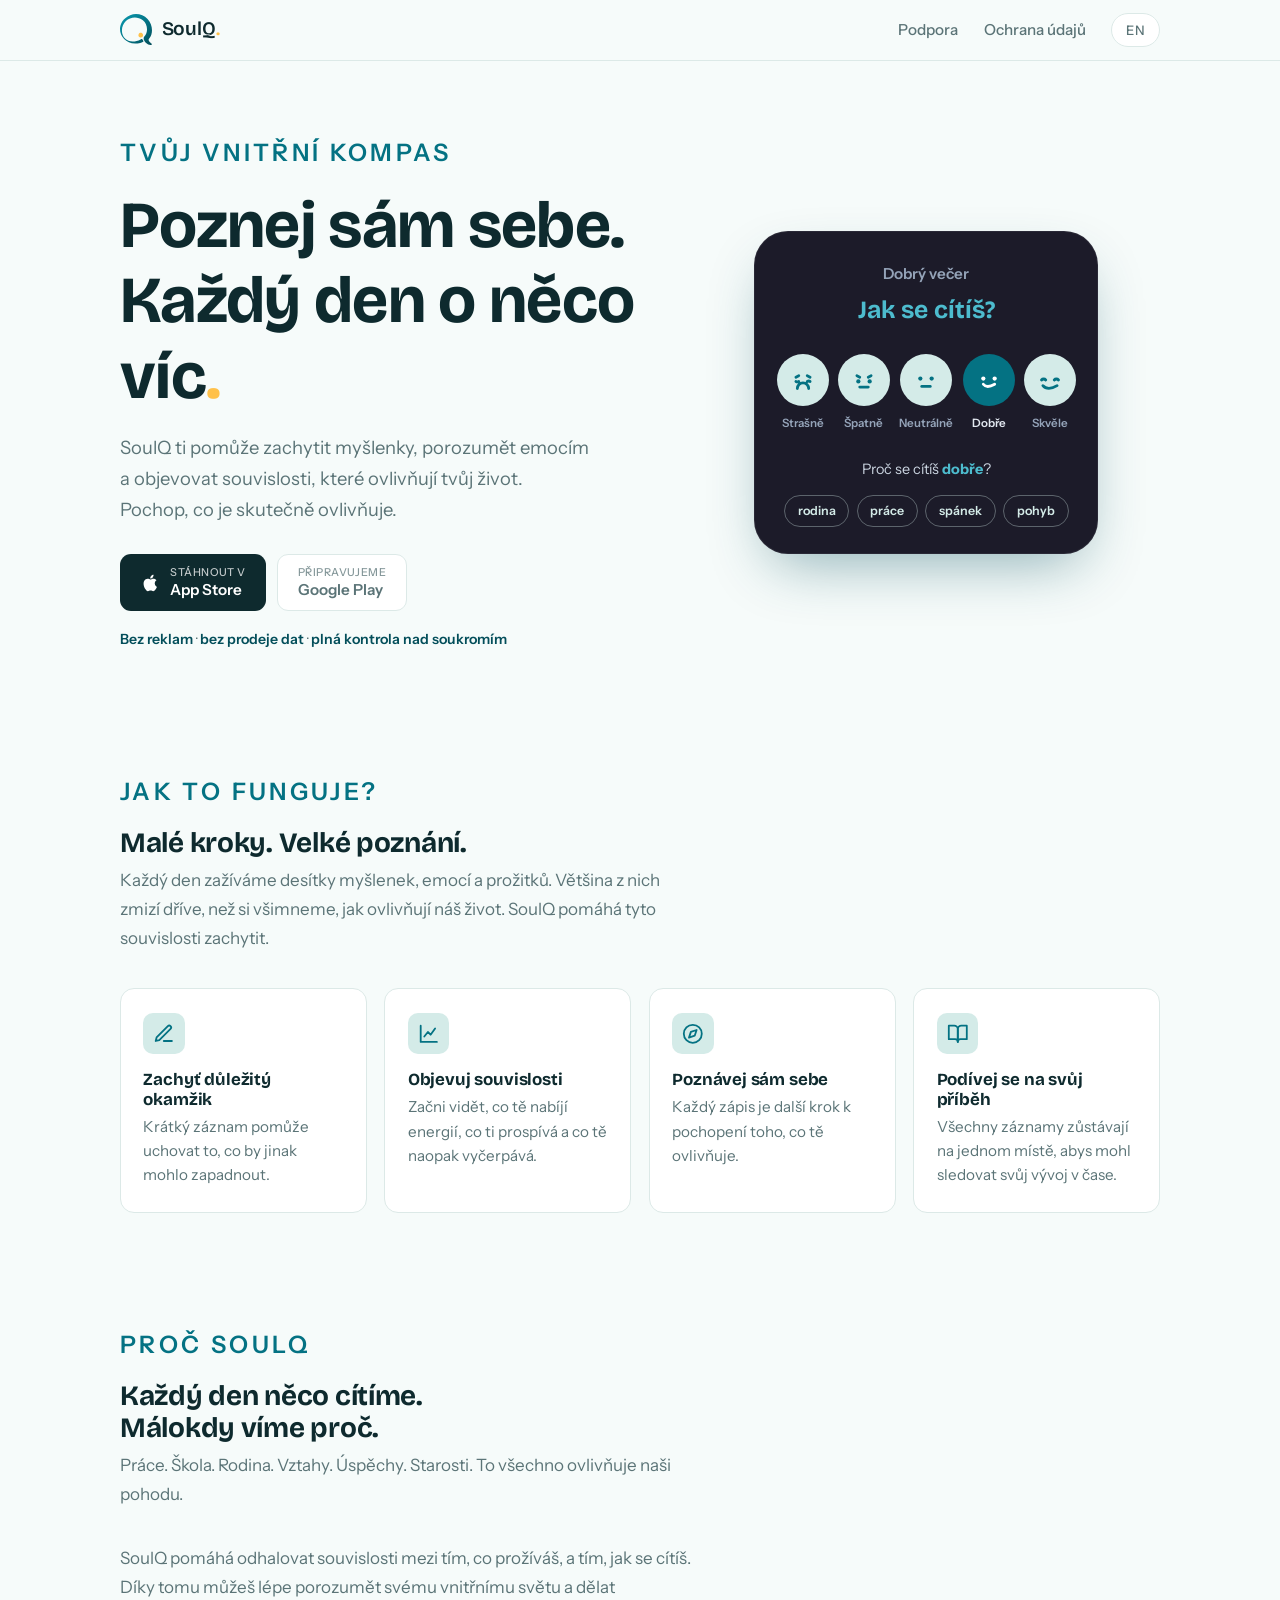
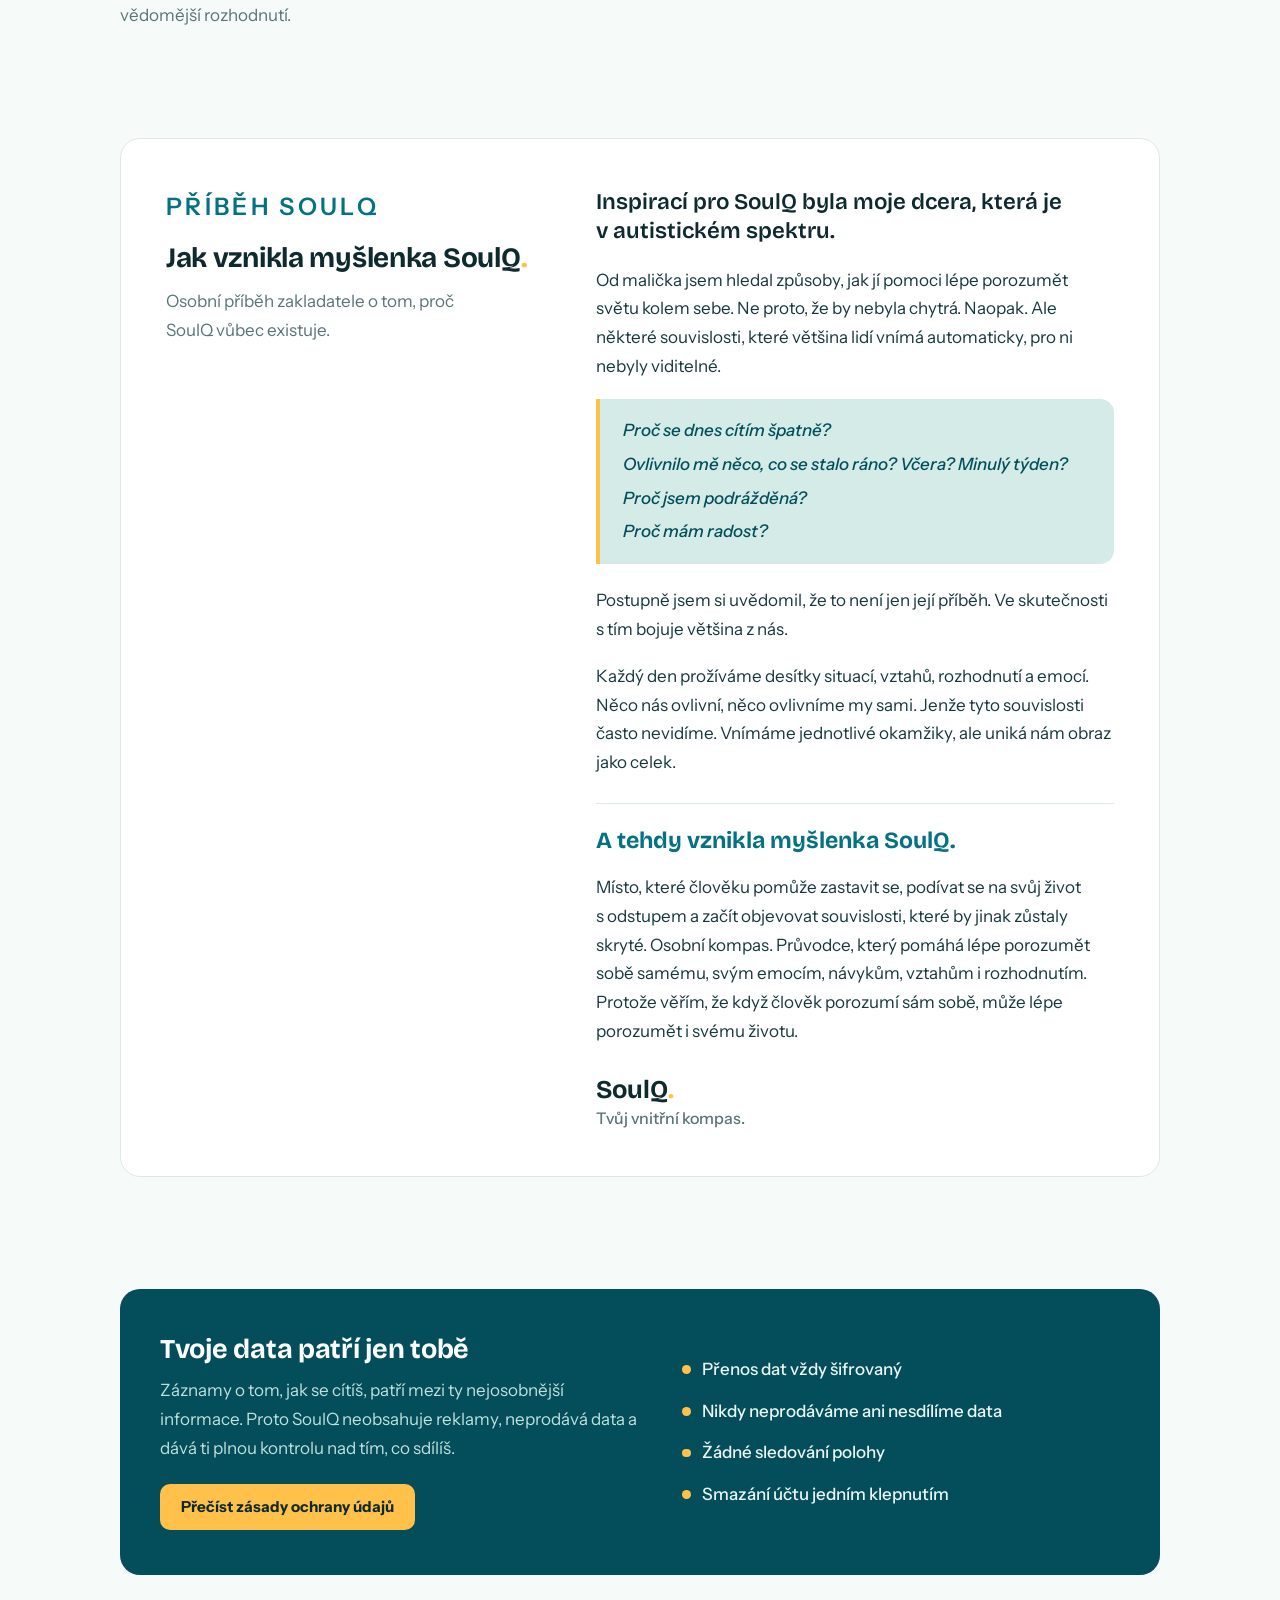
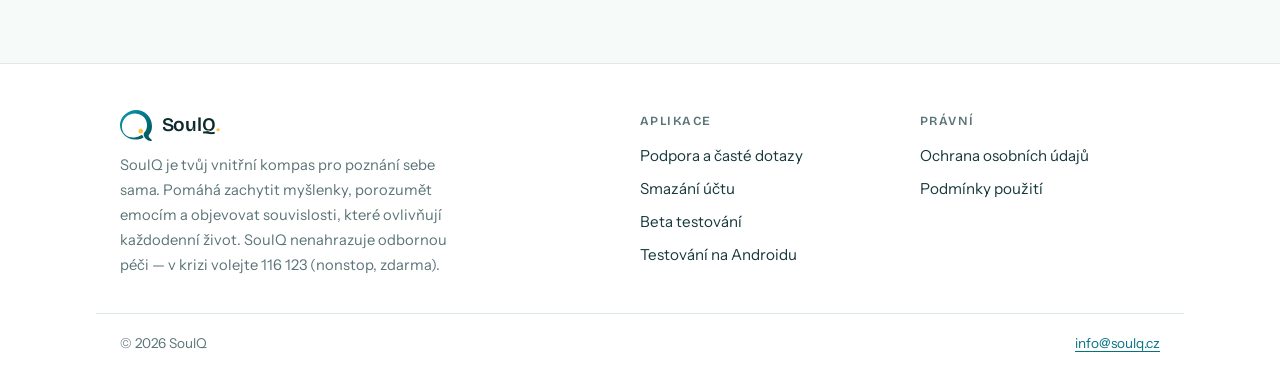
<file: index.html>
<!DOCTYPE html>
<html lang="cs">

<head>
  <meta charset="UTF-8">
  <meta name="viewport" content="width=device-width, initial-scale=1.0">
  <title>SoulQ — tvůj vnitřní kompas</title>
  <meta name="description"
    content="SoulQ ti pomůže zachytit myšlenky, porozumět emocím a objevovat souvislosti, které ovlivňují tvůj život.">
  <link rel="icon" href="assets/favicon.svg" type="image/svg+xml">
  <link rel="icon" href="assets/favicon-32.png" sizes="32x32" type="image/png">
  <link rel="apple-touch-icon" href="assets/apple-touch-icon.png">
  <link rel="preconnect" href="https://fonts.googleapis.com">
  <link rel="preconnect" href="https://fonts.gstatic.com" crossorigin>
  <link
    href="https://fonts.googleapis.com/css2?family=Bricolage+Grotesque:wght@600;700&family=Instrument+Sans:ital,wght@0,400;0,500;0,600;0,700;1,400&display=swap"
    rel="stylesheet">
  <link rel="stylesheet" href="assets/style.css">
</head>

<body>
  <header class="site-header">
    <div class="inner">
      <a class="brand" href="index.html"><img src="assets/logo.svg" alt=""><span>SoulQ<span class="dot">.</span></span></a>
      <nav class="site-nav" aria-label="Hlavní navigace">
        <a href="support.html">Podpora</a>
        <a href="privacy.html" class="hide-sm">Ochrana údajů</a>
        <a class="lang-switch" href="en/index.html" lang="en" hreflang="en">EN</a>
      </nav>
    </div>
  </header>

  <main>
    <section class="hero">
      <div>
        <p class="eyebrow">Tvůj vnitřní kompas</p>
        <h1>Poznej sám sebe.<br>Každý den o něco víc<span class="dot">.</span></h1>
        <p class="lead">SoulQ ti pomůže zachytit myšlenky, porozumět emocím a objevovat souvislosti, které ovlivňují
          tvůj život.<br>Pochop, co je skutečně ovlivňuje.</p>
        <div class="store-badges">
          <a class="store-badge" href="https://apps.apple.com/cz/app/6790915603" target="_blank" rel="noopener"
            aria-label="Stáhnout SoulQ v App Store"><svg class="badge-icon" viewBox="0 0 24 24" fill="currentColor"
              aria-hidden="true">
              <path
                d="M16.37 12.73c-.02-2.3 1.88-3.4 1.96-3.45-1.07-1.56-2.73-1.78-3.32-1.8-1.41-.14-2.76.83-3.48.83-.72 0-1.83-.81-3-.79-1.55.02-2.97.9-3.77 2.28-1.61 2.79-.41 6.92 1.16 9.18.77 1.11 1.68 2.35 2.88 2.31 1.16-.05 1.59-.75 2.99-.75 1.4 0 1.79.75 3.01.72 1.24-.02 2.03-1.13 2.79-2.24.88-1.29 1.24-2.53 1.26-2.6-.03-.01-2.42-.93-2.48-3.69zM14.09 6c.64-.77 1.07-1.85.95-2.92-.92.04-2.03.61-2.69 1.38-.59.68-1.11 1.78-.97 2.83 1.03.08 2.07-.52 2.71-1.29z" />
            </svg><span><small>Stáhnout v</small>App&nbsp;Store</span></a>
          <span class="store-badge soon"><span><small>Připravujeme</small>Google&nbsp;Play</span></span>
        </div>
        <p class="trust-line"><b>Bez reklam</b> · <b>bez prodeje dat</b> · <b>plná kontrola nad soukromím</b></p>
      </div>

      <div class="phone" id="checkin" aria-label="Ukázka denního záznamu v aplikaci SoulQ">
        <p class="greeting">Dobrý večer</p>
        <p class="question">Jak se cítíš?</p>
        <ul class="moods">
          <li>
            <button type="button" class="mood" data-mood="strašně" aria-pressed="false">
              <span class="circle">
                <svg viewBox="0 0 24 24" fill="none" stroke="currentColor" stroke-width="2" stroke-linecap="round"
                  stroke-linejoin="round" aria-hidden="true">
                  <path d="M7 10l2 -1M17 10l-2 -1M7 13a2 2 0 0 0 2 0M17 13a2 2 0 0 0 -2 0M8 18a4 4 0 0 1 8 0" />
                </svg>
              </span>
              <span class="label">Strašně</span>
            </button>
          </li>
          <li>
            <button type="button" class="mood" data-mood="špatně" aria-pressed="false">
              <span class="circle">
                <svg viewBox="0 0 24 24" fill="none" stroke="currentColor" stroke-width="2" stroke-linecap="round"
                  stroke-linejoin="round" aria-hidden="true">
                  <path d="M7 9l2 1M17 9l-2 1M9 17h6" />
                  <circle cx="8" cy="13" r="1.5" fill="currentColor" stroke="none" />
                  <circle cx="16" cy="13" r="1.5" fill="currentColor" stroke="none" />
                </svg>
              </span>
              <span class="label">Špatně</span>
            </button>
          </li>
          <li>
            <button type="button" class="mood" data-mood="neutrálně" aria-pressed="false">
              <span class="circle">
                <svg viewBox="0 0 24 24" fill="none" stroke="currentColor" stroke-width="2" stroke-linecap="round"
                  stroke-linejoin="round" aria-hidden="true">
                  <path d="M9 16.5h6" />
                  <circle cx="8" cy="11" r="1.5" fill="currentColor" stroke="none" />
                  <circle cx="16" cy="11" r="1.5" fill="currentColor" stroke="none" />
                </svg>
              </span>
              <span class="label">Neutrálně</span>
            </button>
          </li>
          <li>
            <button type="button" class="mood" data-mood="dobře" aria-pressed="true">
              <span class="circle">
                <svg viewBox="0 0 24 24" fill="none" stroke="currentColor" stroke-width="2" stroke-linecap="round"
                  stroke-linejoin="round" aria-hidden="true">
                  <path d="M8 15c1.5 2 4.5 2 8 0" />
                  <circle cx="8" cy="11" r="1.5" fill="currentColor" stroke="none" />
                  <circle cx="16" cy="11" r="1.5" fill="currentColor" stroke="none" />
                </svg>
              </span>
              <span class="label">Dobře</span>
            </button>
          </li>
          <li>
            <button type="button" class="mood" data-mood="skvěle" aria-pressed="false">
              <span class="circle">
                <svg viewBox="0 0 24 24" fill="none" stroke="currentColor" stroke-width="2" stroke-linecap="round"
                  stroke-linejoin="round" aria-hidden="true">
                  <path d="M6 12a2 2 0 0 1 3 0M15 12a2 2 0 0 1 3 0M7 16c2 2.5 6 2.5 10 0" />
                </svg>
              </span>
              <span class="label">Skvěle</span>
            </button>
          </li>
        </ul>
        <p class="followup">Proč se cítíš <b data-slot>dobře</b>?</p>
        <div class="chips" aria-hidden="true">
          <span class="chip">rodina</span>
          <span class="chip">práce</span>
          <span class="chip">spánek</span>
          <span class="chip">pohyb</span>
        </div>
      </div>
    </section>

    <section class="section">
      <p class="eyebrow">Jak to funguje?</p>
      <h2>Malé kroky. Velké poznání.</h2>
      <p class="section-lead">Každý den zažíváme desítky myšlenek, emocí a prožitků. Většina z nich zmizí dříve, než si
        všimneme, jak ovlivňují náš život. SoulQ pomáhá tyto souvislosti zachytit.</p>
      <div class="features">
        <div class="feature">
          <span class="icon">
            <svg viewBox="0 0 24 24" fill="none" stroke="currentColor" stroke-width="2" stroke-linecap="round"
              stroke-linejoin="round" aria-hidden="true">
              <path d="M12 20h9" />
              <path d="M16.5 3.5a2.1 2.1 0 0 1 3 3L7 19l-4 1 1-4Z" />
            </svg>
          </span>
          <h3>Zachyť důležitý okamžik</h3>
          <p>Krátký záznam pomůže uchovat to, co by jinak mohlo zapadnout.</p>
        </div>
        <div class="feature">
          <span class="icon">
            <svg viewBox="0 0 24 24" fill="none" stroke="currentColor" stroke-width="2" stroke-linecap="round"
              stroke-linejoin="round" aria-hidden="true">
              <path d="M3 3v18h18" />
              <path d="M7 15l4-5 3 3 5-7" />
            </svg>
          </span>
          <h3>Objevuj souvislosti</h3>
          <p>Začni vidět, co tě nabíjí energií, co ti prospívá a co tě naopak vyčerpává.</p>
        </div>
        <div class="feature">
          <span class="icon">
            <svg viewBox="0 0 24 24" fill="none" stroke="currentColor" stroke-width="2" stroke-linecap="round"
              stroke-linejoin="round" aria-hidden="true">
              <circle cx="12" cy="12" r="10" />
              <polygon points="16.24 7.76 14.12 14.12 7.76 16.24 9.88 9.88 16.24 7.76" />
            </svg>
          </span>
          <h3>Poznávej sám sebe</h3>
          <p>Každý zápis je další krok k pochopení toho, co tě ovlivňuje.</p>
        </div>
        <div class="feature">
          <span class="icon">
            <svg viewBox="0 0 24 24" fill="none" stroke="currentColor" stroke-width="2" stroke-linecap="round"
              stroke-linejoin="round" aria-hidden="true">
              <path d="M2 3h6a4 4 0 0 1 4 4v14a3 3 0 0 0-3-3H2z" />
              <path d="M22 3h-6a4 4 0 0 0-4 4v14a3 3 0 0 1 3-3h7z" />
            </svg>
          </span>
          <h3>Podívej se na svůj příběh</h3>
          <p>Všechny záznamy zůstávají na jednom místě, abys mohl sledovat svůj vývoj v čase.</p>
        </div>
      </div>
    </section>

    <section class="section">
      <p class="eyebrow">Proč SoulQ</p>
      <h2>Každý den něco cítíme.<br>Málokdy víme proč.</h2>
      <p class="section-lead">Práce. Škola. Rodina. Vztahy. Úspěchy. Starosti. To všechno ovlivňuje naši pohodu.</p>
      <p class="section-lead">SoulQ pomáhá odhalovat souvislosti mezi tím, co prožíváš, a tím, jak se cítíš. Díky tomu
        můžeš lépe porozumět svému vnitřnímu světu a dělat vědomější rozhodnutí.</p>
    </section>

    <section class="section story" id="pribeh">
      <div class="story-card">
        <div class="story-aside">
          <p class="eyebrow">Příběh SoulQ</p>
          <h2>Jak vznikla myšlenka SoulQ<span class="dot">.</span></h2>
          <p class="story-note">Osobní příběh zakladatele o tom, proč SoulQ vůbec existuje.</p>
        </div>
        <div class="story-body">
          <p class="story-opening">Inspirací pro SoulQ byla moje dcera, která je v&nbsp;autistickém spektru.</p>
          <p>Od malička jsem hledal způsoby, jak jí pomoci lépe porozumět světu kolem sebe. Ne proto, že by nebyla
            chytrá. Naopak. Ale některé souvislosti, které většina lidí vnímá automaticky, pro ni nebyly viditelné.</p>
          <ul class="story-questions">
            <li>Proč se dnes cítím špatně?</li>
            <li>Ovlivnilo mě něco, co se stalo ráno? Včera? Minulý týden?</li>
            <li>Proč jsem podrážděná?</li>
            <li>Proč mám radost?</li>
          </ul>
          <p>Postupně jsem si uvědomil, že to není jen její příběh. Ve skutečnosti s&nbsp;tím bojuje většina z&nbsp;nás.
          </p>
          <p>Každý den prožíváme desítky situací, vztahů, rozhodnutí a emocí. Něco nás ovlivní, něco ovlivníme my sami.
            Jenže tyto souvislosti často nevidíme. Vnímáme jednotlivé okamžiky, ale uniká nám obraz jako celek.</p>
          <p class="story-turn">A tehdy vznikla myšlenka SoulQ.</p>
          <p>Místo, které člověku pomůže zastavit se, podívat se na svůj život s&nbsp;odstupem a začít objevovat
            souvislosti, které by jinak zůstaly skryté. Osobní kompas. Průvodce, který pomáhá lépe porozumět sobě
            samému, svým emocím, návykům, vztahům i rozhodnutím. Protože věřím, že když člověk porozumí sám sobě, může
            lépe porozumět i svému životu.</p>
          <p class="story-signature">SoulQ<span class="dot">.</span><small>Tvůj vnitřní kompas.</small></p>
        </div>
      </div>
    </section>

    <section class="section">
      <div class="privacy-band">
        <div>
          <h2>Tvoje data patří jen tobě</h2>
          <p>Záznamy o tom, jak se cítíš, patří mezi ty nejosobnější informace. Proto SoulQ neobsahuje reklamy,
            neprodává data a dává ti plnou kontrolu nad tím, co sdílíš.</p>
          <a class="button" href="privacy.html">Přečíst zásady ochrany údajů</a>
        </div>
        <ul>
          <li>Přenos dat vždy šifrovaný</li>
          <li>Nikdy neprodáváme ani nesdílíme data</li>
          <li>Žádné sledování polohy</li>
          <li>Smazání účtu jedním klepnutím</li>
        </ul>
      </div>
    </section>
  </main>

  <footer class="site-footer">
    <div class="inner">
      <div class="about">
        <a class="brand" href="index.html"><img src="assets/logo.svg" alt=""><span>SoulQ<span class="dot">.</span></span></a>
        <p>SoulQ je tvůj vnitřní kompas pro poznání sebe sama. Pomáhá zachytit myšlenky, porozumět emocím a objevovat
          souvislosti, které ovlivňují každodenní život. SoulQ nenahrazuje odbornou péči — v krizi volejte 116&nbsp;123
          (nonstop, zdarma).</p>
      </div>
      <nav aria-label="Aplikace">
        <h3>Aplikace</h3>
        <ul>
          <li><a href="support.html">Podpora a časté dotazy</a></li>
          <li><a href="delete-account.html">Smazání účtu</a></li>
          <li><a href="beta.html">Beta testování</a></li>
          <li><a href="android.html">Testování na Androidu</a></li>
        </ul>
      </nav>
      <nav aria-label="Právní informace">
        <h3>Právní</h3>
        <ul>
          <li><a href="privacy.html">Ochrana osobních údajů</a></li>
          <li><a href="terms.html">Podmínky použití</a></li>
        </ul>
      </nav>
    </div>
    <div class="bottom">
      <span>© 2026 SoulQ</span>
      <span><a href="mailto:info@soulq.cz">info@soulq.cz</a></span>
    </div>
  </footer>

  <script>
    (function () {
      var moods = document.querySelectorAll('.mood');
      var slot = document.querySelector('[data-slot]');
      moods.forEach(function (btn) {
        btn.addEventListener('click', function () {
          moods.forEach(function (b) { b.setAttribute('aria-pressed', 'false'); });
          btn.setAttribute('aria-pressed', 'true');
          slot.textContent = btn.dataset.mood;
        });
      });
    })();
  </script>
</body>

</html>
</file>
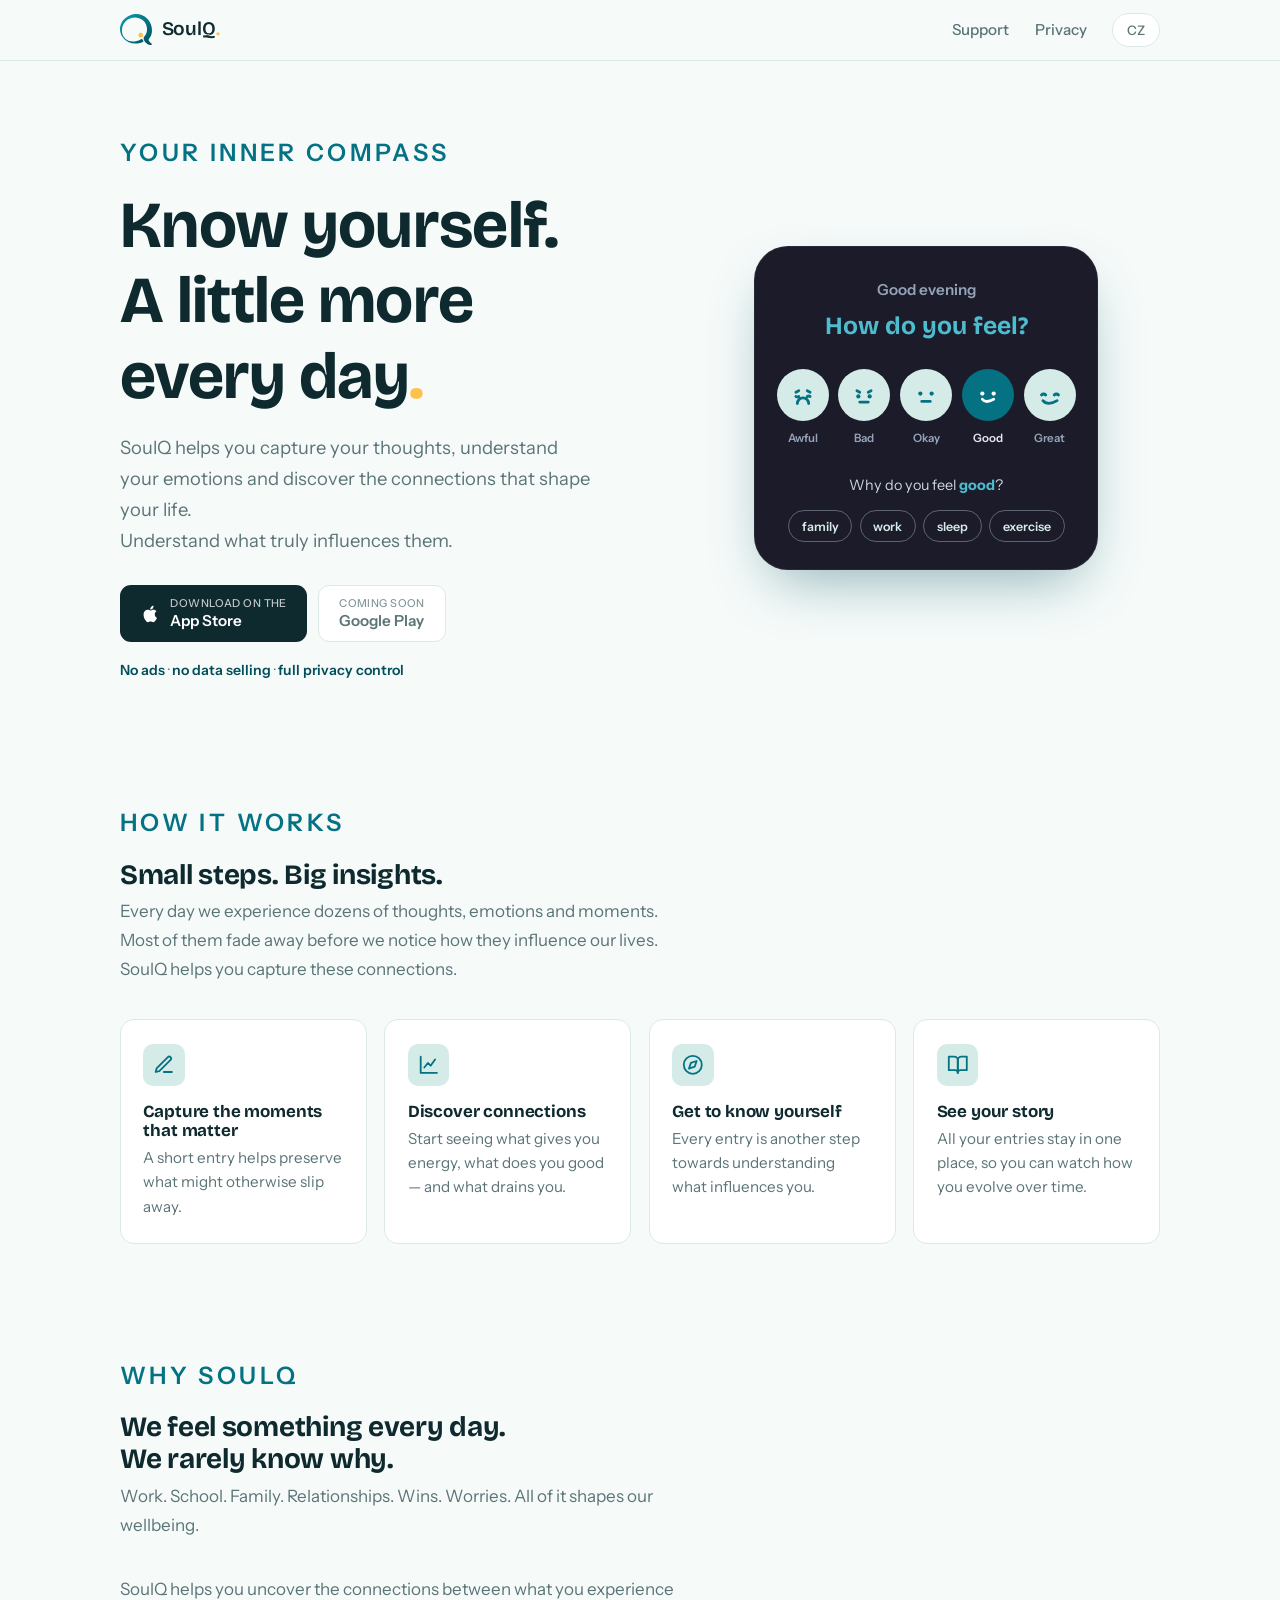
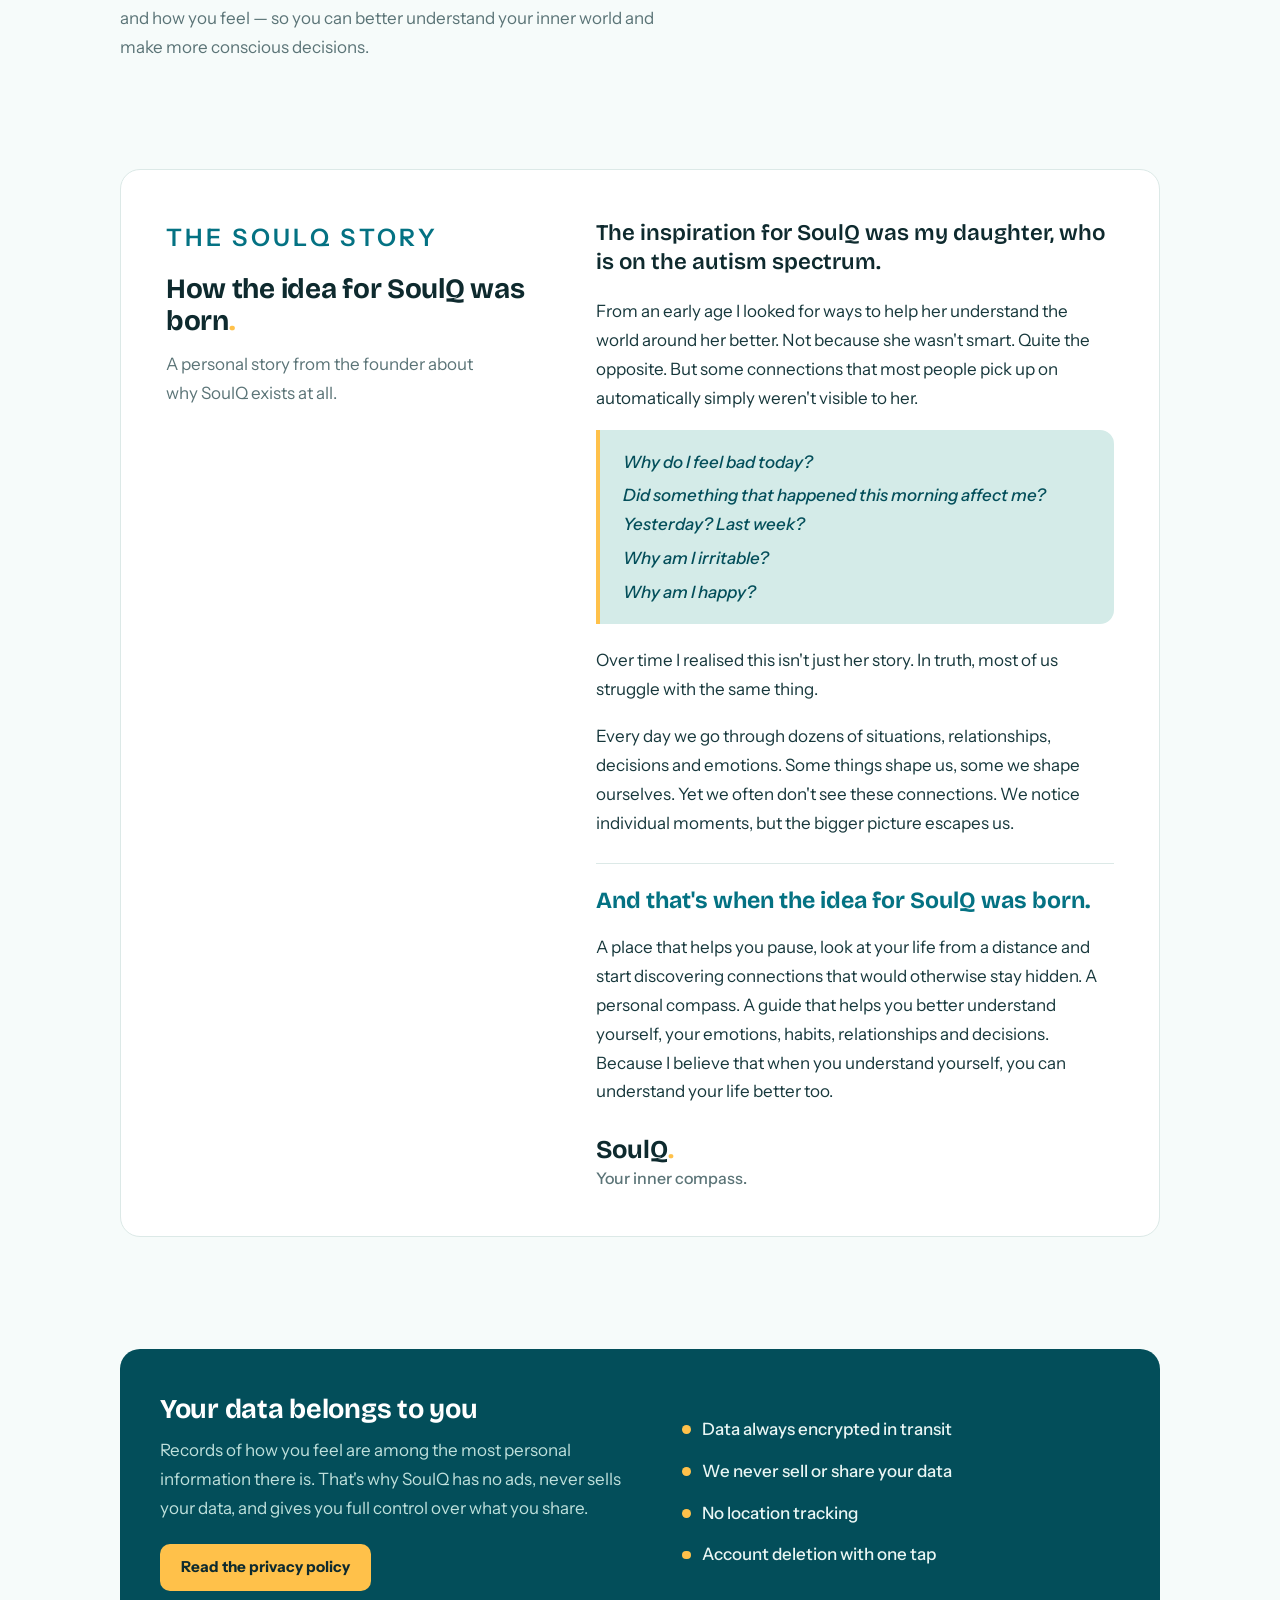
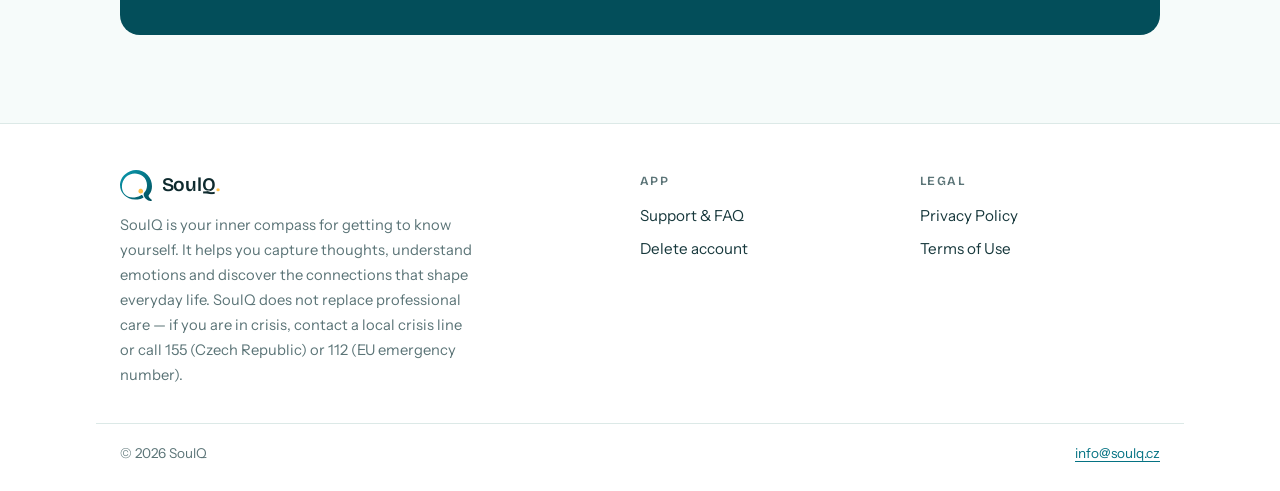
<file: en/index.html>
<!DOCTYPE html>
<html lang="en">
<head>
  <meta charset="UTF-8">
  <meta name="viewport" content="width=device-width, initial-scale=1.0">
  <title>SoulQ — your inner compass</title>
  <meta name="description" content="SoulQ helps you capture your thoughts, understand your emotions and discover the connections that shape your life.">
  <link rel="icon" href="../assets/favicon.svg" type="image/svg+xml">
  <link rel="icon" href="../assets/favicon-32.png" sizes="32x32" type="image/png">
  <link rel="apple-touch-icon" href="../assets/apple-touch-icon.png">
  <link rel="preconnect" href="https://fonts.googleapis.com">
  <link rel="preconnect" href="https://fonts.gstatic.com" crossorigin>
  <link href="https://fonts.googleapis.com/css2?family=Bricolage+Grotesque:wght@600;700&family=Instrument+Sans:ital,wght@0,400;0,500;0,600;0,700;1,400&display=swap" rel="stylesheet">
  <link rel="stylesheet" href="../assets/style.css">
</head>
<body>
  <header class="site-header">
    <div class="inner">
      <a class="brand" href="index.html"><img src="../assets/logo.svg" alt=""><span>SoulQ<span class="dot">.</span></span></a>
      <nav class="site-nav" aria-label="Main navigation">
        <a href="support.html">Support</a>
        <a href="privacy.html" class="hide-sm">Privacy</a>
        <a class="lang-switch" href="../index.html" lang="cs" hreflang="cs">CZ</a>
      </nav>
    </div>
  </header>

  <main>
    <section class="hero">
      <div>
        <p class="eyebrow">Your inner compass</p>
        <h1>Know yourself.<br>A little more every day<span class="dot">.</span></h1>
        <p class="lead">SoulQ helps you capture your thoughts, understand your emotions and discover the connections that shape your life.<br>Understand what truly influences them.</p>
        <div class="store-badges">
          <a class="store-badge" href="https://apps.apple.com/cz/app/soulq/id6790915603" target="_blank" rel="noopener" aria-label="Download SoulQ on the App Store"><svg class="badge-icon" viewBox="0 0 24 24" fill="currentColor" aria-hidden="true"><path d="M16.37 12.73c-.02-2.3 1.88-3.4 1.96-3.45-1.07-1.56-2.73-1.78-3.32-1.8-1.41-.14-2.76.83-3.48.83-.72 0-1.83-.81-3-.79-1.55.02-2.97.9-3.77 2.28-1.61 2.79-.41 6.92 1.16 9.18.77 1.11 1.68 2.35 2.88 2.31 1.16-.05 1.59-.75 2.99-.75 1.4 0 1.79.75 3.01.72 1.24-.02 2.03-1.13 2.79-2.24.88-1.29 1.24-2.53 1.26-2.6-.03-.01-2.42-.93-2.48-3.69zM14.09 6c.64-.77 1.07-1.85.95-2.92-.92.04-2.03.61-2.69 1.38-.59.68-1.11 1.78-.97 2.83 1.03.08 2.07-.52 2.71-1.29z"/></svg><span><small>Download on the</small>App&nbsp;Store</span></a>
          <span class="store-badge soon"><span><small>Coming soon</small>Google&nbsp;Play</span></span>
        </div>
        <p class="trust-line"><b>No ads</b> · <b>no data selling</b> · <b>full privacy control</b></p>
      </div>

      <div class="phone" id="checkin" aria-label="Preview of the daily check-in in the SoulQ app">
        <p class="greeting">Good evening</p>
        <p class="question">How do you feel?</p>
        <ul class="moods">
          <li>
            <button type="button" class="mood" data-mood="awful" aria-pressed="false">
              <span class="circle">
                <svg viewBox="0 0 24 24" fill="none" stroke="currentColor" stroke-width="2" stroke-linecap="round" stroke-linejoin="round" aria-hidden="true">
                  <path d="M7 10l2 -1M17 10l-2 -1M7 13a2 2 0 0 0 2 0M17 13a2 2 0 0 0 -2 0M8 18a4 4 0 0 1 8 0"/>
                </svg>
              </span>
              <span class="label">Awful</span>
            </button>
          </li>
          <li>
            <button type="button" class="mood" data-mood="bad" aria-pressed="false">
              <span class="circle">
                <svg viewBox="0 0 24 24" fill="none" stroke="currentColor" stroke-width="2" stroke-linecap="round" stroke-linejoin="round" aria-hidden="true">
                  <path d="M7 9l2 1M17 9l-2 1M9 17h6"/>
                  <circle cx="8" cy="13" r="1.5" fill="currentColor" stroke="none"/>
                  <circle cx="16" cy="13" r="1.5" fill="currentColor" stroke="none"/>
                </svg>
              </span>
              <span class="label">Bad</span>
            </button>
          </li>
          <li>
            <button type="button" class="mood" data-mood="okay" aria-pressed="false">
              <span class="circle">
                <svg viewBox="0 0 24 24" fill="none" stroke="currentColor" stroke-width="2" stroke-linecap="round" stroke-linejoin="round" aria-hidden="true">
                  <path d="M9 16.5h6"/>
                  <circle cx="8" cy="11" r="1.5" fill="currentColor" stroke="none"/>
                  <circle cx="16" cy="11" r="1.5" fill="currentColor" stroke="none"/>
                </svg>
              </span>
              <span class="label">Okay</span>
            </button>
          </li>
          <li>
            <button type="button" class="mood" data-mood="good" aria-pressed="true">
              <span class="circle">
                <svg viewBox="0 0 24 24" fill="none" stroke="currentColor" stroke-width="2" stroke-linecap="round" stroke-linejoin="round" aria-hidden="true">
                  <path d="M8 15c1.5 2 4.5 2 8 0"/>
                  <circle cx="8" cy="11" r="1.5" fill="currentColor" stroke="none"/>
                  <circle cx="16" cy="11" r="1.5" fill="currentColor" stroke="none"/>
                </svg>
              </span>
              <span class="label">Good</span>
            </button>
          </li>
          <li>
            <button type="button" class="mood" data-mood="great" aria-pressed="false">
              <span class="circle">
                <svg viewBox="0 0 24 24" fill="none" stroke="currentColor" stroke-width="2" stroke-linecap="round" stroke-linejoin="round" aria-hidden="true">
                  <path d="M6 12a2 2 0 0 1 3 0M15 12a2 2 0 0 1 3 0M7 16c2 2.5 6 2.5 10 0"/>
                </svg>
              </span>
              <span class="label">Great</span>
            </button>
          </li>
        </ul>
        <p class="followup">Why do you feel <b data-slot>good</b>?</p>
        <div class="chips" aria-hidden="true">
          <span class="chip">family</span>
          <span class="chip">work</span>
          <span class="chip">sleep</span>
          <span class="chip">exercise</span>
        </div>
      </div>
    </section>

    <section class="section">
      <p class="eyebrow">How it works</p>
      <h2>Small steps. Big insights.</h2>
      <p class="section-lead">Every day we experience dozens of thoughts, emotions and moments. Most of them fade away before we notice how they influence our lives. SoulQ helps you capture these connections.</p>
      <div class="features">
        <div class="feature">
          <span class="icon">
            <svg viewBox="0 0 24 24" fill="none" stroke="currentColor" stroke-width="2" stroke-linecap="round" stroke-linejoin="round" aria-hidden="true"><path d="M12 20h9"/><path d="M16.5 3.5a2.1 2.1 0 0 1 3 3L7 19l-4 1 1-4Z"/></svg>
          </span>
          <h3>Capture the moments that matter</h3>
          <p>A short entry helps preserve what might otherwise slip away.</p>
        </div>
        <div class="feature">
          <span class="icon">
            <svg viewBox="0 0 24 24" fill="none" stroke="currentColor" stroke-width="2" stroke-linecap="round" stroke-linejoin="round" aria-hidden="true"><path d="M3 3v18h18"/><path d="M7 15l4-5 3 3 5-7"/></svg>
          </span>
          <h3>Discover connections</h3>
          <p>Start seeing what gives you energy, what does you good — and what drains you.</p>
        </div>
        <div class="feature">
          <span class="icon">
            <svg viewBox="0 0 24 24" fill="none" stroke="currentColor" stroke-width="2" stroke-linecap="round" stroke-linejoin="round" aria-hidden="true"><circle cx="12" cy="12" r="10"/><polygon points="16.24 7.76 14.12 14.12 7.76 16.24 9.88 9.88 16.24 7.76"/></svg>
          </span>
          <h3>Get to know yourself</h3>
          <p>Every entry is another step towards understanding what influences you.</p>
        </div>
        <div class="feature">
          <span class="icon">
            <svg viewBox="0 0 24 24" fill="none" stroke="currentColor" stroke-width="2" stroke-linecap="round" stroke-linejoin="round" aria-hidden="true"><path d="M2 3h6a4 4 0 0 1 4 4v14a3 3 0 0 0-3-3H2z"/><path d="M22 3h-6a4 4 0 0 0-4 4v14a3 3 0 0 1 3-3h7z"/></svg>
          </span>
          <h3>See your story</h3>
          <p>All your entries stay in one place, so you can watch how you evolve over time.</p>
        </div>
      </div>
    </section>

    <section class="section">
      <p class="eyebrow">Why SoulQ</p>
      <h2>We feel something every day.<br>We rarely know why.</h2>
      <p class="section-lead">Work. School. Family. Relationships. Wins. Worries. All of it shapes our wellbeing.</p>
      <p class="section-lead">SoulQ helps you uncover the connections between what you experience and how you feel — so you can better understand your inner world and make more conscious decisions.</p>
    </section>

    <section class="section story" id="story">
      <div class="story-card">
        <div class="story-aside">
          <p class="eyebrow">The SoulQ story</p>
          <h2>How the idea for SoulQ was born<span class="dot">.</span></h2>
          <p class="story-note">A personal story from the founder about why SoulQ exists at all.</p>
        </div>
        <div class="story-body">
          <p class="story-opening">The inspiration for SoulQ was my daughter, who is on the autism spectrum.</p>
          <p>From an early age I looked for ways to help her understand the world around her better. Not because she wasn't smart. Quite the opposite. But some connections that most people pick up on automatically simply weren't visible to her.</p>
          <ul class="story-questions">
            <li>Why do I feel bad today?</li>
            <li>Did something that happened this morning affect me? Yesterday? Last week?</li>
            <li>Why am I irritable?</li>
            <li>Why am I happy?</li>
          </ul>
          <p>Over time I realised this isn't just her story. In truth, most of us struggle with the same thing.</p>
          <p>Every day we go through dozens of situations, relationships, decisions and emotions. Some things shape us, some we shape ourselves. Yet we often don't see these connections. We notice individual moments, but the bigger picture escapes us.</p>
          <p class="story-turn">And that's when the idea for SoulQ was born.</p>
          <p>A place that helps you pause, look at your life from a distance and start discovering connections that would otherwise stay hidden. A personal compass. A guide that helps you better understand yourself, your emotions, habits, relationships and decisions. Because I believe that when you understand yourself, you can understand your life better too.</p>
          <p class="story-signature">SoulQ<span class="dot">.</span><small>Your inner compass.</small></p>
        </div>
      </div>
    </section>

    <section class="section">
      <div class="privacy-band">
        <div>
          <h2>Your data belongs to you</h2>
          <p>Records of how you feel are among the most personal information there is. That's why SoulQ has no ads, never sells your data, and gives you full control over what you share.</p>
          <a class="button" href="privacy.html">Read the privacy policy</a>
        </div>
        <ul>
          <li>Data always encrypted in transit</li>
          <li>We never sell or share your data</li>
          <li>No location tracking</li>
          <li>Account deletion with one tap</li>
        </ul>
      </div>
    </section>
  </main>

  <footer class="site-footer">
    <div class="inner">
      <div class="about">
        <a class="brand" href="index.html"><img src="../assets/logo.svg" alt=""><span>SoulQ<span class="dot">.</span></span></a>
        <p>SoulQ is your inner compass for getting to know yourself. It helps you capture thoughts, understand emotions and discover the connections that shape everyday life. SoulQ does not replace professional care — if you are in crisis, contact a local crisis line or call 155 (Czech Republic) or 112 (EU emergency number).</p>
      </div>
      <nav aria-label="App">
        <h3>App</h3>
        <ul>
          <li><a href="support.html">Support &amp; FAQ</a></li>
          <li><a href="delete-account.html">Delete account</a></li>
        </ul>
      </nav>
      <nav aria-label="Legal">
        <h3>Legal</h3>
        <ul>
          <li><a href="privacy.html">Privacy Policy</a></li>
          <li><a href="terms.html">Terms of Use</a></li>
        </ul>
      </nav>
    </div>
    <div class="bottom">
      <span>© 2026 SoulQ</span>
      <span><a href="mailto:info@soulq.cz">info@soulq.cz</a></span>
    </div>
  </footer>

  <script>
    (function () {
      var moods = document.querySelectorAll('.mood');
      var slot = document.querySelector('[data-slot]');
      moods.forEach(function (btn) {
        btn.addEventListener('click', function () {
          moods.forEach(function (b) { b.setAttribute('aria-pressed', 'false'); });
          btn.setAttribute('aria-pressed', 'true');
          slot.textContent = btn.dataset.mood;
        });
      });
    })();
  </script>
</body>
</html>
</file>
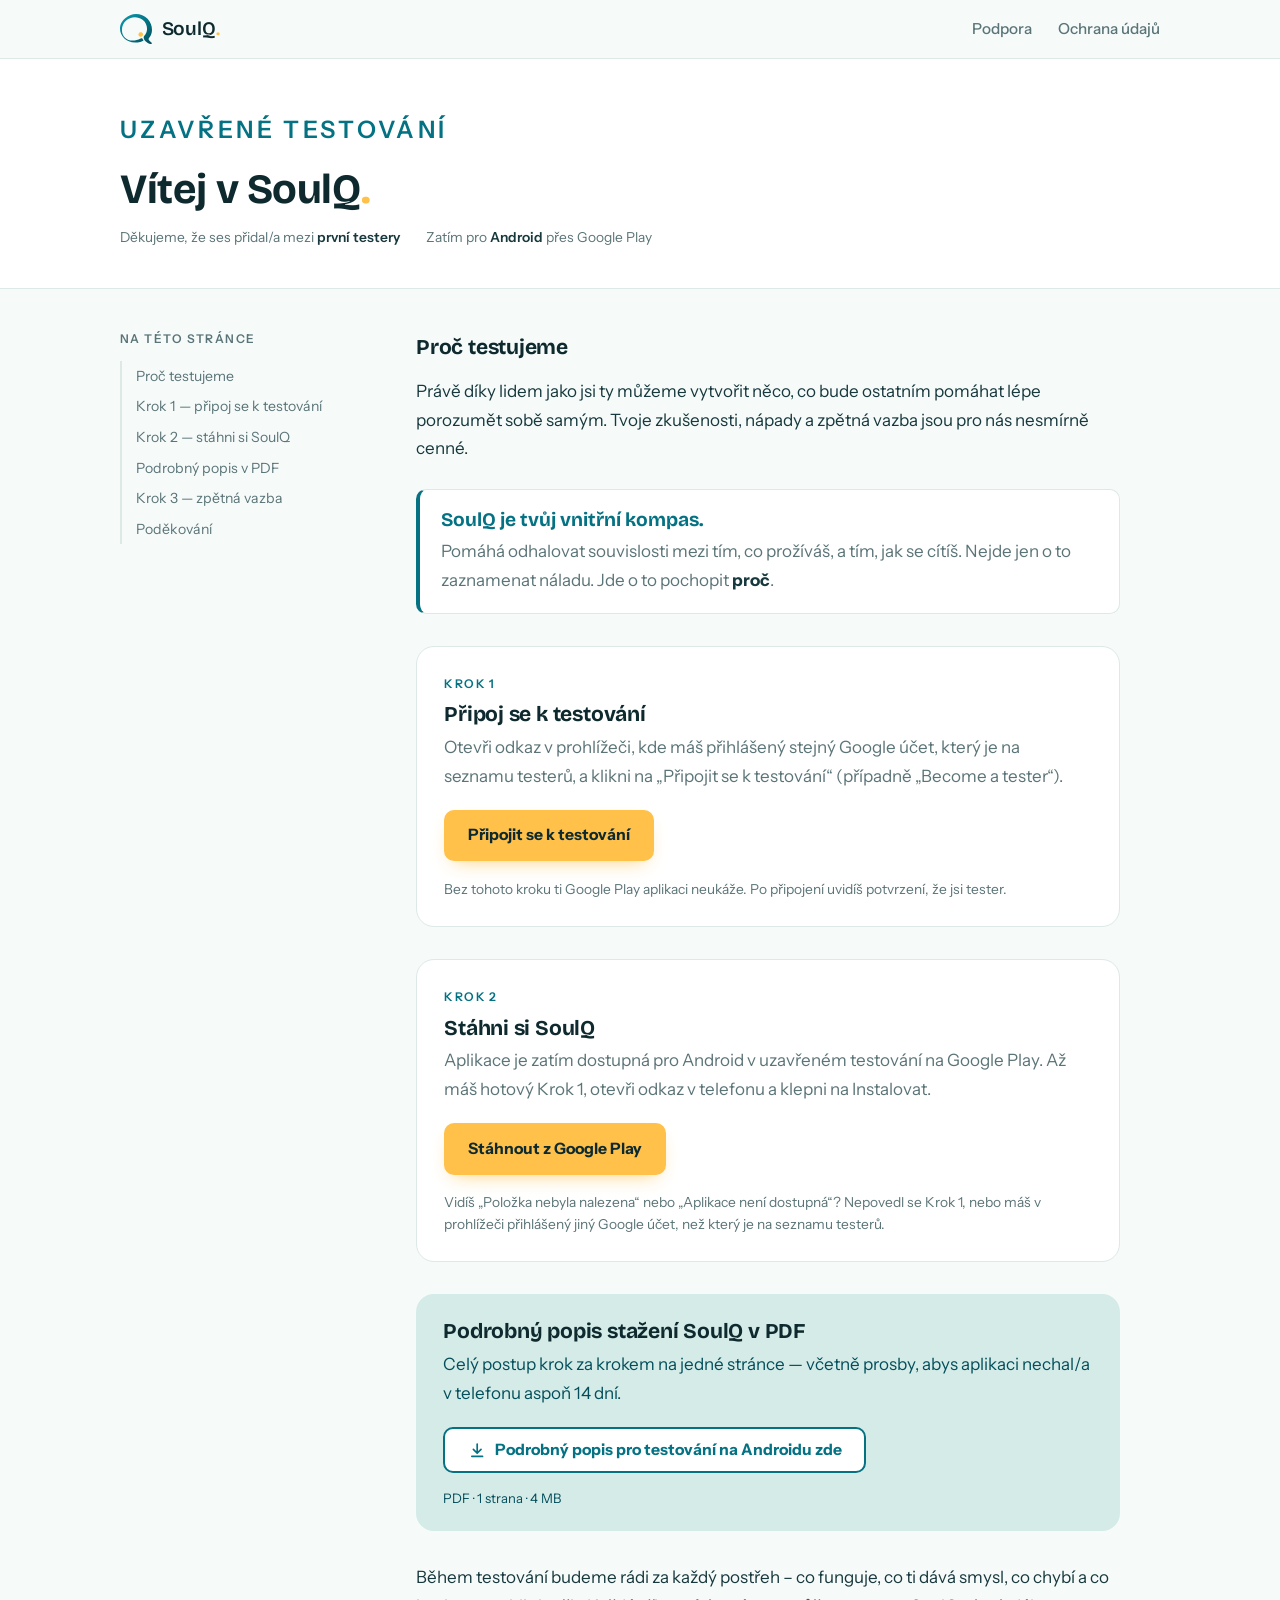
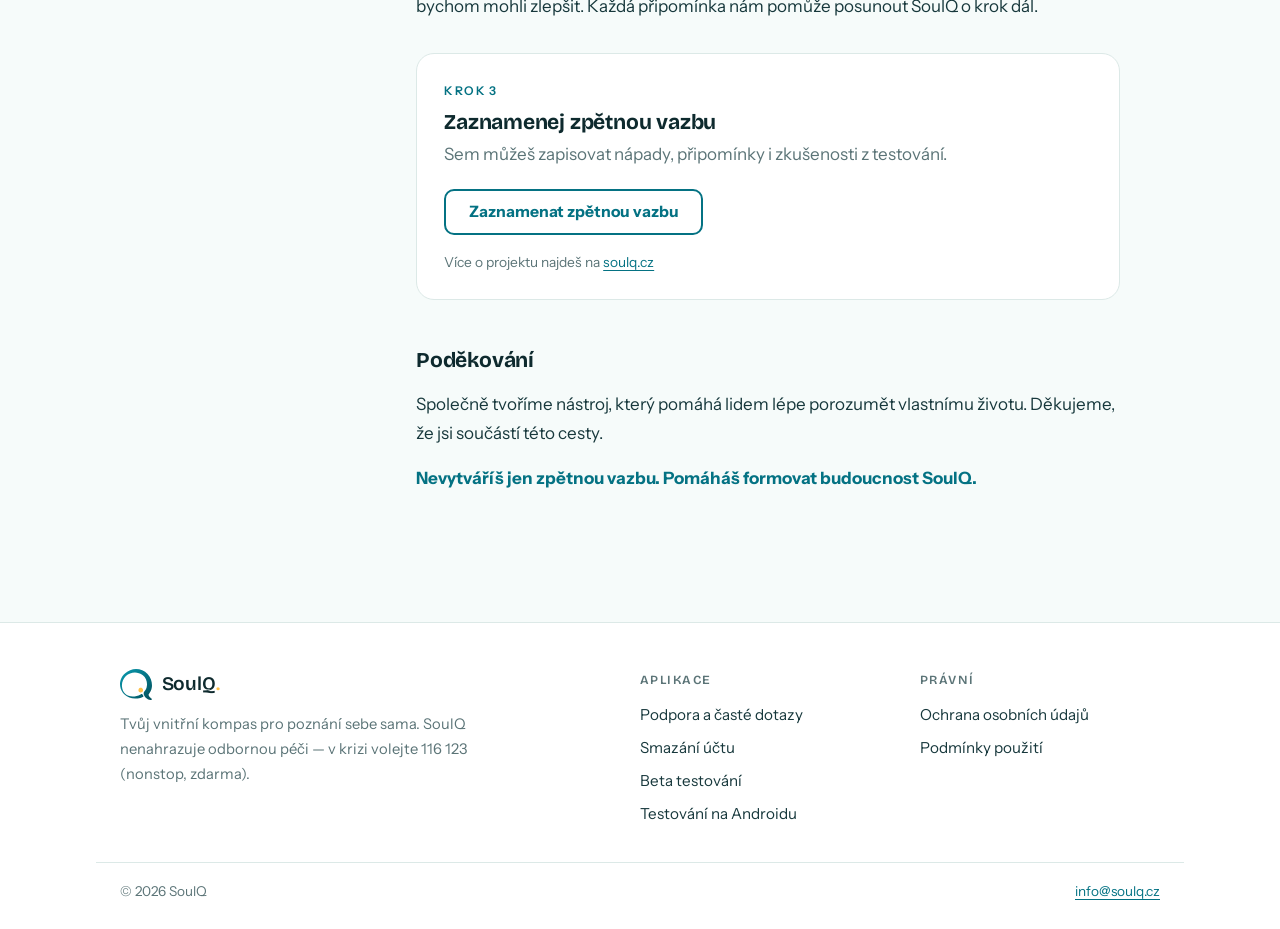
<file: android.html>
<!DOCTYPE html>
<html lang="cs">
<head>
  <meta charset="UTF-8">
  <meta name="viewport" content="width=device-width, initial-scale=1.0">
  <title>Testování na Androidu — SoulQ</title>
  <meta name="description" content="Návod pro testery aplikace SoulQ na Androidu — jak se připojit k testování, stáhnout aplikaci z Google Play a kam psát zpětnou vazbu.">
  <meta name="robots" content="noindex">
  <link rel="icon" href="assets/favicon.svg" type="image/svg+xml">
  <link rel="icon" href="assets/favicon-32.png" sizes="32x32" type="image/png">
  <link rel="apple-touch-icon" href="assets/apple-touch-icon.png">
  <link rel="preconnect" href="https://fonts.googleapis.com">
  <link rel="preconnect" href="https://fonts.gstatic.com" crossorigin>
  <link href="https://fonts.googleapis.com/css2?family=Bricolage+Grotesque:wght@600;700&family=Instrument+Sans:ital,wght@0,400;0,500;0,600;0,700;1,400&display=swap" rel="stylesheet">
  <link rel="stylesheet" href="assets/style.css">
</head>
<body>
  <header class="site-header">
    <div class="inner">
      <a class="brand" href="index.html"><img src="assets/logo.svg" alt=""><span>SoulQ<span class="dot">.</span></span></a>
      <nav class="site-nav" aria-label="Hlavní navigace">
        <a href="support.html">Podpora</a>
        <a href="privacy.html" class="hide-sm">Ochrana údajů</a>
      </nav>
    </div>
  </header>

  <div class="doc-hero">
    <div class="inner">
      <p class="eyebrow">Uzavřené testování</p>
      <h1>Vítej v SoulQ<span style="color: var(--gold)">.</span></h1>
      <p class="doc-meta"><span>Děkujeme, že ses přidal/a mezi <b>první testery</b></span><span>Zatím pro <b>Android</b> přes Google Play</span></p>
    </div>
  </div>

  <div class="doc-layout">
    <nav class="toc" aria-label="Obsah stránky">
      <p class="toc-title">Na této stránce</p>
      <ol>
        <li><a href="#uvod">Proč testujeme</a></li>
        <li><a href="#pripojeni">Krok 1 — připoj se k testování</a></li>
        <li><a href="#stazeni">Krok 2 — stáhni si SoulQ</a></li>
        <li><a href="#podrobny-navod">Podrobný popis v PDF</a></li>
        <li><a href="#zpetna-vazba">Krok 3 — zpětná vazba</a></li>
        <li><a href="#podekovani">Poděkování</a></li>
      </ol>
    </nav>

    <main class="doc">
      <h2 id="uvod" style="margin-top:0">Proč testujeme</h2>
      <p>Právě díky lidem jako jsi ty můžeme vytvořit něco, co bude ostatním pomáhat lépe porozumět sobě samým. Tvoje zkušenosti, nápady a zpětná vazba jsou pro nás nesmírně cenné.</p>

      <div class="pullquote">
        <p class="title">SoulQ je tvůj vnitřní kompas.</p>
        <p>Pomáhá odhalovat souvislosti mezi tím, co prožíváš, a tím, jak se cítíš. Nejde jen o to zaznamenat náladu. Jde o to pochopit <b>proč</b>.</p>
      </div>

      <section class="step-card" id="pripojeni" aria-labelledby="pripojeni-title">
        <p class="step-label">Krok 1</p>
        <h2 id="pripojeni-title">Připoj se k testování</h2>
        <p>Otevři odkaz v prohlížeči, kde máš přihlášený stejný Google účet, který je na seznamu testerů, a klikni na „Připojit se k testování“ (případně „Become a tester“).</p>
        <a class="button-primary" href="https://play.google.com/apps/testing/cz.soulq.app" target="_blank" rel="noopener">Připojit se k testování</a>
        <p class="step-hint">Bez tohoto kroku ti Google Play aplikaci neukáže. Po připojení uvidíš potvrzení, že jsi tester.</p>
      </section>

      <section class="step-card" id="stazeni" aria-labelledby="stazeni-title">
        <p class="step-label">Krok 2</p>
        <h2 id="stazeni-title">Stáhni si SoulQ</h2>
        <p>Aplikace je zatím dostupná pro Android v uzavřeném testování na Google Play. Až máš hotový Krok 1, otevři odkaz v telefonu a klepni na Instalovat.</p>
        <a class="button-primary" href="https://play.google.com/store/apps/details?id=cz.soulq.app" target="_blank" rel="noopener">Stáhnout z Google Play</a>
        <p class="step-hint">Vidíš „Položka nebyla nalezena“ nebo „Aplikace není dostupná“? Nepovedl se Krok 1, nebo máš v prohlížeči přihlášený jiný Google účet, než který je na seznamu testerů.</p>
      </section>

      <section class="download-card" id="podrobny-navod" aria-labelledby="podrobny-navod-title">
        <h2 id="podrobny-navod-title">Podrobný popis stažení SoulQ v PDF</h2>
        <p>Celý postup krok za krokem na jedné stránce — včetně prosby, abys aplikaci nechal/a v telefonu aspoň 14 dní.</p>
        <a class="button-outline" href="assets/soulq-navod-pro-testery-android.pdf" download="SoulQ-navod-pro-testery-Android.pdf">
          <svg viewBox="0 0 24 24" fill="none" stroke="currentColor" stroke-width="2.2" stroke-linecap="round" stroke-linejoin="round" aria-hidden="true"><path d="M12 4v11M7 11l5 5 5-5M5 20h14"/></svg>
          Podrobný popis pro testování na Androidu zde
        </a>
        <p class="file-meta">PDF · 1 strana · 4 MB</p>
      </section>

      <p>Během testování budeme rádi za každý postřeh – co funguje, co ti dává smysl, co chybí a co bychom mohli zlepšit. Každá připomínka nám pomůže posunout SoulQ o krok dál.</p>

      <section class="step-card" id="zpetna-vazba" aria-labelledby="zpetna-vazba-title">
        <p class="step-label">Krok 3</p>
        <h2 id="zpetna-vazba-title">Zaznamenej zpětnou vazbu</h2>
        <p>Sem můžeš zapisovat nápady, připomínky i zkušenosti z testování.</p>
        <a class="button-outline" href="beta.html">Zaznamenat zpětnou vazbu</a>
        <p class="step-hint">Více o projektu najdeš na <a href="index.html">soulq.cz</a></p>
      </section>

      <h2 id="podekovani">Poděkování</h2>
      <p>Společně tvoříme nástroj, který pomáhá lidem lépe porozumět vlastnímu životu. Děkujeme, že jsi součástí této cesty.</p>
      <p class="closing-line">Nevytváříš jen zpětnou vazbu. Pomáháš formovat budoucnost SoulQ.</p>
    </main>
  </div>

  <footer class="site-footer">
    <div class="inner">
      <div class="about">
        <a class="brand" href="index.html"><img src="assets/logo.svg" alt=""><span>SoulQ<span class="dot">.</span></span></a>
        <p>Tvůj vnitřní kompas pro poznání sebe sama. SoulQ nenahrazuje odbornou péči — v krizi volejte 116&nbsp;123 (nonstop, zdarma).</p>
      </div>
      <nav aria-label="Aplikace">
        <h3>Aplikace</h3>
        <ul>
          <li><a href="support.html">Podpora a časté dotazy</a></li>
          <li><a href="delete-account.html">Smazání účtu</a></li>
          <li><a href="beta.html">Beta testování</a></li>
          <li><a href="android.html">Testování na Androidu</a></li>
        </ul>
      </nav>
      <nav aria-label="Právní informace">
        <h3>Právní</h3>
        <ul>
          <li><a href="privacy.html">Ochrana osobních údajů</a></li>
          <li><a href="terms.html">Podmínky použití</a></li>
        </ul>
      </nav>
    </div>
    <div class="bottom">
      <span>© 2026 SoulQ</span>
      <span><a href="mailto:info@soulq.cz">info@soulq.cz</a></span>
    </div>
  </footer>
</body>
</html>
</file>
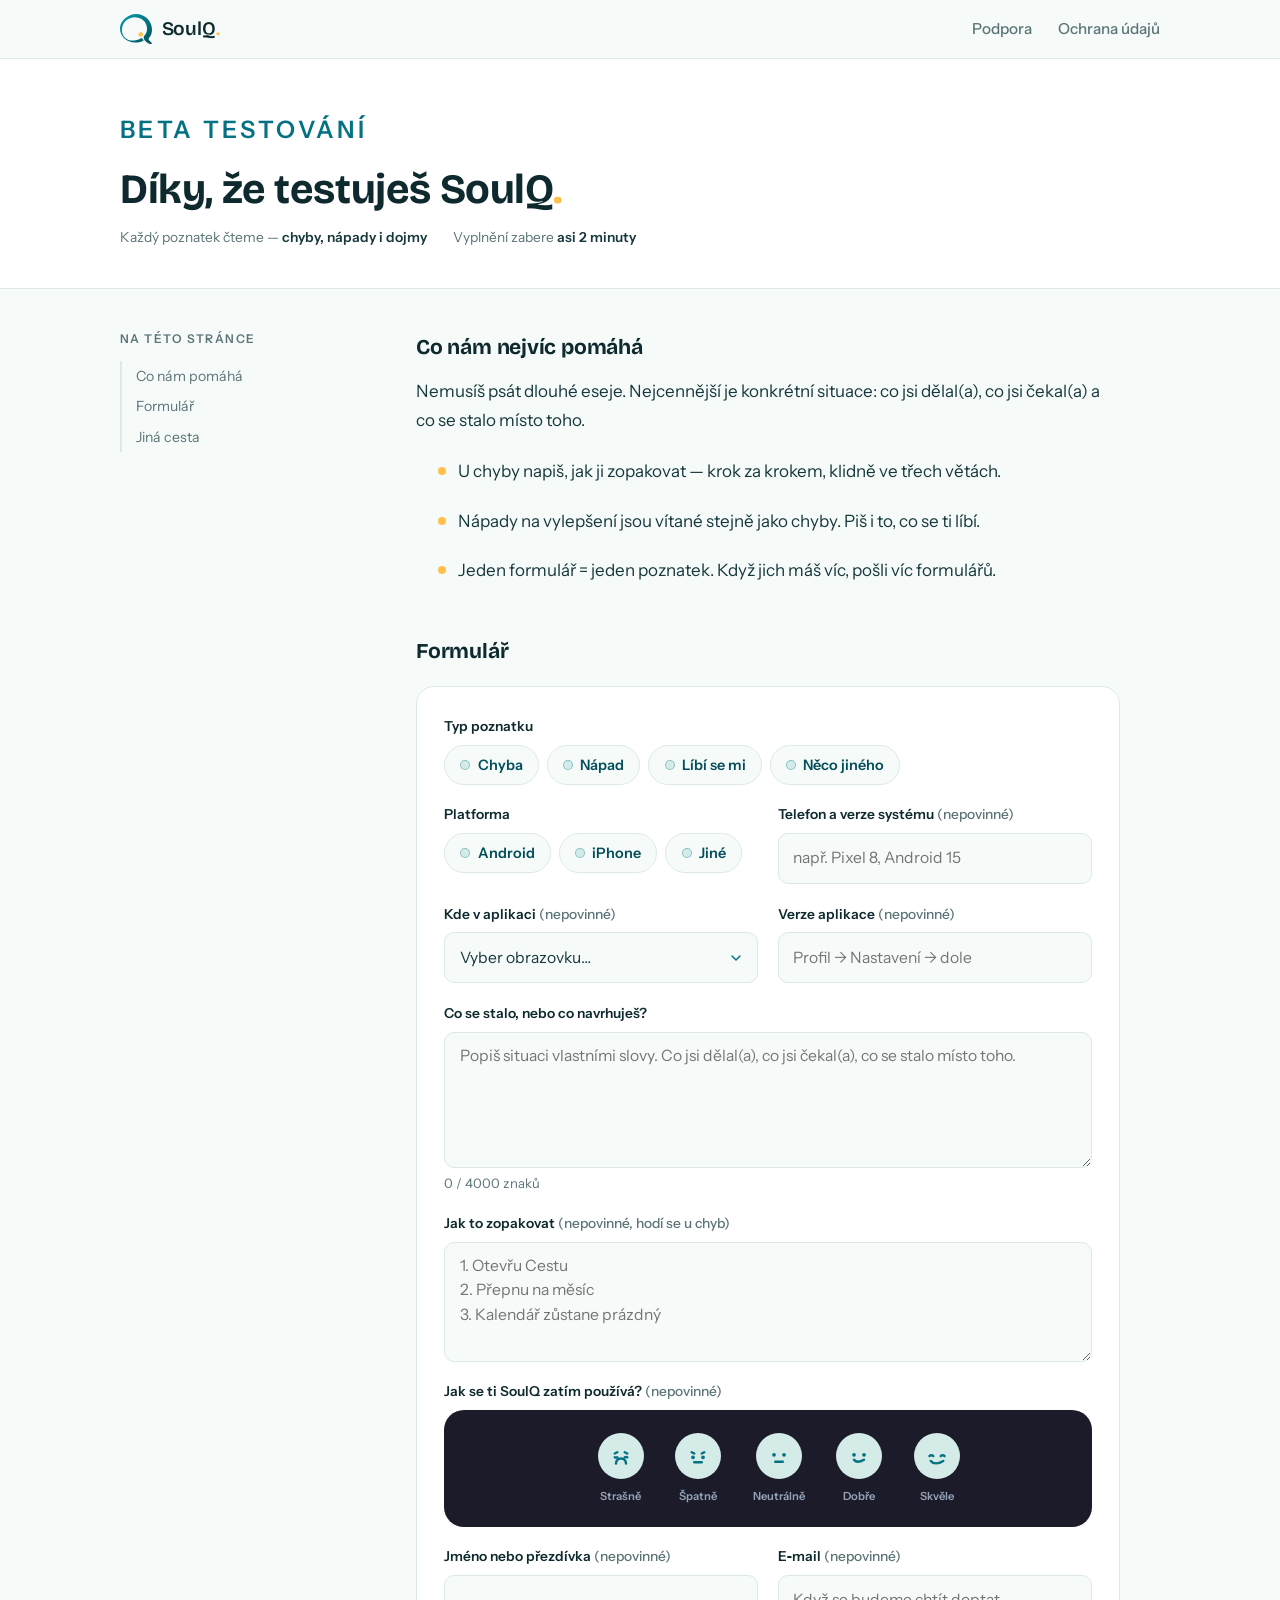
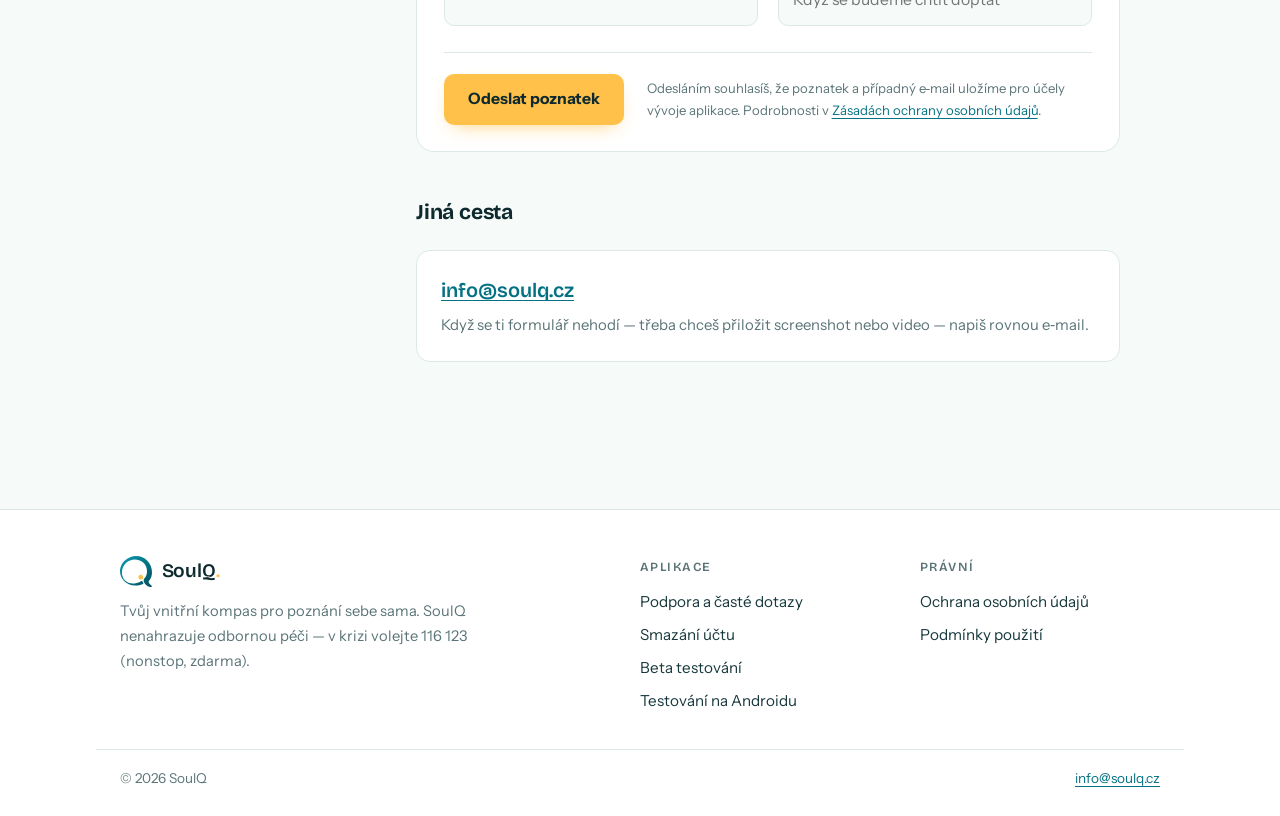
<file: beta.html>
<!DOCTYPE html>
<html lang="cs">
<head>
  <meta charset="UTF-8">
  <meta name="viewport" content="width=device-width, initial-scale=1.0">
  <title>Beta testování — SoulQ</title>
  <meta name="description" content="Formulář pro beta testery aplikace SoulQ — chyby, nápady a dojmy z testování.">
  <meta name="robots" content="noindex">
  <link rel="icon" href="assets/favicon.svg" type="image/svg+xml">
  <link rel="icon" href="assets/favicon-32.png" sizes="32x32" type="image/png">
  <link rel="apple-touch-icon" href="assets/apple-touch-icon.png">
  <link rel="preconnect" href="https://fonts.googleapis.com">
  <link rel="preconnect" href="https://fonts.gstatic.com" crossorigin>
  <link href="https://fonts.googleapis.com/css2?family=Bricolage+Grotesque:wght@600;700&family=Instrument+Sans:ital,wght@0,400;0,500;0,600;0,700;1,400&display=swap" rel="stylesheet">
  <link rel="stylesheet" href="assets/style.css">
</head>
<body>
  <header class="site-header">
    <div class="inner">
      <a class="brand" href="index.html"><img src="assets/logo.svg" alt=""><span>SoulQ<span class="dot">.</span></span></a>
      <nav class="site-nav" aria-label="Hlavní navigace">
        <a href="support.html">Podpora</a>
        <a href="privacy.html" class="hide-sm">Ochrana údajů</a>
      </nav>
    </div>
  </header>

  <div class="doc-hero">
    <div class="inner">
      <p class="eyebrow">Beta testování</p>
      <h1>Díky, že testuješ SoulQ<span style="color: var(--gold)">.</span></h1>
      <p class="doc-meta"><span>Každý poznatek čteme — <b>chyby, nápady i dojmy</b></span><span>Vyplnění zabere <b>asi 2 minuty</b></span></p>
    </div>
  </div>

  <div class="doc-layout">
    <nav class="toc" aria-label="Obsah stránky">
      <p class="toc-title">Na této stránce</p>
      <ol>
        <li><a href="#jak-na-to">Co nám pomáhá</a></li>
        <li><a href="#formular">Formulář</a></li>
        <li><a href="#kontakt">Jiná cesta</a></li>
      </ol>
    </nav>

    <main class="doc">
      <h2 id="jak-na-to" style="margin-top:0">Co nám nejvíc pomáhá</h2>
      <p>Nemusíš psát dlouhé eseje. Nejcennější je konkrétní situace: co jsi dělal(a), co jsi čekal(a) a co se stalo místo toho.</p>
      <ul class="tips">
        <li>U chyby napiš, jak ji zopakovat — krok za krokem, klidně ve třech větách.</li>
        <li>Nápady na vylepšení jsou vítané stejně jako chyby. Piš i to, co se ti líbí.</li>
        <li>Jeden formulář = jeden poznatek. Když jich máš víc, pošli víc formulářů.</li>
      </ul>

      <h2 id="formular">Formulář</h2>

      <div id="form-alert" class="form-alert error hidden" role="alert"></div>

      <form id="beta-form" class="form-card" novalidate>
        <div class="form-grid">
          <div class="field full">
            <span class="field-label" id="lbl-category">Typ poznatku</span>
            <div class="chip-group" role="radiogroup" aria-labelledby="lbl-category">
              <label class="choice"><input type="radio" name="category" value="bug" required><span>Chyba</span></label>
              <label class="choice"><input type="radio" name="category" value="idea"><span>Nápad</span></label>
              <label class="choice"><input type="radio" name="category" value="praise"><span>Líbí se mi</span></label>
              <label class="choice"><input type="radio" name="category" value="other"><span>Něco jiného</span></label>
            </div>
          </div>

          <div class="field">
            <span class="field-label" id="lbl-platform">Platforma</span>
            <div class="chip-group" role="radiogroup" aria-labelledby="lbl-platform">
              <label class="choice"><input type="radio" name="platform" value="android" required><span>Android</span></label>
              <label class="choice"><input type="radio" name="platform" value="ios"><span>iPhone</span></label>
              <label class="choice"><input type="radio" name="platform" value="other"><span>Jiné</span></label>
            </div>
          </div>

          <div class="field">
            <label for="device">Telefon a verze systému <span class="optional">(nepovinné)</span></label>
            <input id="device" name="device" type="text" maxlength="200" placeholder="např. Pixel 8, Android 15" autocomplete="off">
          </div>

          <div class="field">
            <label for="screen">Kde v aplikaci <span class="optional">(nepovinné)</span></label>
            <select id="screen" name="screen">
              <option value="">Vyber obrazovku…</option>
              <option value="home">Domů — denní záznam</option>
              <option value="journey">Cesta — přehled a kalendář</option>
              <option value="profile">Profil a nastavení</option>
              <option value="auth">Přihlášení / registrace</option>
              <option value="notifications">Připomenutí a notifikace</option>
              <option value="sync">Synchronizace / offline</option>
              <option value="other">Jinde / nevím</option>
            </select>
          </div>

          <div class="field">
            <label for="app-version">Verze aplikace <span class="optional">(nepovinné)</span></label>
            <input id="app-version" name="app_version" type="text" maxlength="40" placeholder="Profil → Nastavení → dole" autocomplete="off">
          </div>

          <div class="field full">
            <label for="description">Co se stalo, nebo co navrhuješ?</label>
            <textarea id="description" name="description" required minlength="10" maxlength="4000" placeholder="Popiš situaci vlastními slovy. Co jsi dělal(a), co jsi čekal(a), co se stalo místo toho."></textarea>
            <p class="hint"><span id="desc-count">0</span> / 4000 znaků</p>
          </div>

          <div class="field full">
            <label for="steps">Jak to zopakovat <span class="optional">(nepovinné, hodí se u chyb)</span></label>
            <textarea id="steps" name="steps" maxlength="4000" placeholder="1. Otevřu Cestu&#10;2. Přepnu na měsíc&#10;3. Kalendář zůstane prázdný" style="min-height: 7.5rem"></textarea>
          </div>

          <div class="field full">
            <span class="field-label" id="lbl-rating">Jak se ti SoulQ zatím používá? <span class="optional">(nepovinné)</span></span>
            <div class="rating" role="radiogroup" aria-labelledby="lbl-rating">
              <ul class="moods">
                <li>
                  <button type="button" class="mood" data-rating="1" role="radio" aria-checked="false" aria-pressed="false">
                    <span class="circle">
                      <svg viewBox="0 0 24 24" fill="none" stroke="currentColor" stroke-width="2" stroke-linecap="round" stroke-linejoin="round" aria-hidden="true">
                        <path d="M7 10l2 -1M17 10l-2 -1M7 13a2 2 0 0 0 2 0M17 13a2 2 0 0 0 -2 0M8 18a4 4 0 0 1 8 0"/>
                      </svg>
                    </span>
                    <span class="label">Strašně</span>
                  </button>
                </li>
                <li>
                  <button type="button" class="mood" data-rating="2" role="radio" aria-checked="false" aria-pressed="false">
                    <span class="circle">
                      <svg viewBox="0 0 24 24" fill="none" stroke="currentColor" stroke-width="2" stroke-linecap="round" stroke-linejoin="round" aria-hidden="true">
                        <path d="M7 9l2 1M17 9l-2 1M9 17h6"/>
                        <circle cx="8" cy="13" r="1.5" fill="currentColor" stroke="none"/>
                        <circle cx="16" cy="13" r="1.5" fill="currentColor" stroke="none"/>
                      </svg>
                    </span>
                    <span class="label">Špatně</span>
                  </button>
                </li>
                <li>
                  <button type="button" class="mood" data-rating="3" role="radio" aria-checked="false" aria-pressed="false">
                    <span class="circle">
                      <svg viewBox="0 0 24 24" fill="none" stroke="currentColor" stroke-width="2" stroke-linecap="round" stroke-linejoin="round" aria-hidden="true">
                        <path d="M9 16.5h6"/>
                        <circle cx="8" cy="11" r="1.5" fill="currentColor" stroke="none"/>
                        <circle cx="16" cy="11" r="1.5" fill="currentColor" stroke="none"/>
                      </svg>
                    </span>
                    <span class="label">Neutrálně</span>
                  </button>
                </li>
                <li>
                  <button type="button" class="mood" data-rating="4" role="radio" aria-checked="false" aria-pressed="false">
                    <span class="circle">
                      <svg viewBox="0 0 24 24" fill="none" stroke="currentColor" stroke-width="2" stroke-linecap="round" stroke-linejoin="round" aria-hidden="true">
                        <path d="M8 15c1.5 2 4.5 2 8 0"/>
                        <circle cx="8" cy="11" r="1.5" fill="currentColor" stroke="none"/>
                        <circle cx="16" cy="11" r="1.5" fill="currentColor" stroke="none"/>
                      </svg>
                    </span>
                    <span class="label">Dobře</span>
                  </button>
                </li>
                <li>
                  <button type="button" class="mood" data-rating="5" role="radio" aria-checked="false" aria-pressed="false">
                    <span class="circle">
                      <svg viewBox="0 0 24 24" fill="none" stroke="currentColor" stroke-width="2" stroke-linecap="round" stroke-linejoin="round" aria-hidden="true">
                        <path d="M6 12a2 2 0 0 1 3 0M15 12a2 2 0 0 1 3 0M7 16c2 2.5 6 2.5 10 0"/>
                      </svg>
                    </span>
                    <span class="label">Skvěle</span>
                  </button>
                </li>
              </ul>
            </div>
          </div>

          <div class="field">
            <label for="name">Jméno nebo přezdívka <span class="optional">(nepovinné)</span></label>
            <input id="name" name="name" type="text" maxlength="120" autocomplete="nickname">
          </div>

          <div class="field">
            <label for="email">E‑mail <span class="optional">(nepovinné)</span></label>
            <input id="email" name="email" type="email" maxlength="254" autocomplete="email" placeholder="Když se budeme chtít doptat">
          </div>

          <!-- Honeypot: skryté pole, které lidé nevyplní. Roboti ano. -->
          <div class="field" style="position:absolute;left:-9999px;top:auto;width:1px;height:1px;overflow:hidden" aria-hidden="true">
            <label for="website">Web</label>
            <input id="website" name="website" type="text" tabindex="-1" autocomplete="off">
          </div>
        </div>

        <div class="form-actions">
          <button id="submit" class="button-primary" type="submit">Odeslat poznatek</button>
          <p class="privacy-note">Odesláním souhlasíš, že poznatek a případný e‑mail uložíme pro účely vývoje aplikace. Podrobnosti v <a href="privacy.html">Zásadách ochrany osobních údajů</a>.</p>
        </div>
      </form>

      <div id="success" class="success-card hidden" role="status" aria-live="polite">
        <span class="mark">
          <svg viewBox="0 0 24 24" fill="none" stroke="currentColor" stroke-width="2.5" stroke-linecap="round" stroke-linejoin="round" aria-hidden="true"><path d="M5 12l5 5L20 7"/></svg>
        </span>
        <h2>Máme to. Díky!</h2>
        <p>Tvůj poznatek dorazil. Když bude potřeba, ozveme se na e‑mail, který jsi uvedl(a).</p>
        <button id="again" class="button-secondary" type="button">Poslat další poznatek</button>
      </div>

      <h2 id="kontakt">Jiná cesta</h2>
      <div class="contact-card">
        <a class="mail" href="mailto:info@soulq.cz?subject=SoulQ%20beta%20%E2%80%94%20pozn%C3%A1mka">info@soulq.cz</a>
        <p>Když se ti formulář nehodí — třeba chceš přiložit screenshot nebo video — napiš rovnou e‑mail.</p>
      </div>
    </main>
  </div>

  <footer class="site-footer">
    <div class="inner">
      <div class="about">
        <a class="brand" href="index.html"><img src="assets/logo.svg" alt=""><span>SoulQ<span class="dot">.</span></span></a>
        <p>Tvůj vnitřní kompas pro poznání sebe sama. SoulQ nenahrazuje odbornou péči — v krizi volejte 116&nbsp;123 (nonstop, zdarma).</p>
      </div>
      <nav aria-label="Aplikace">
        <h3>Aplikace</h3>
        <ul>
          <li><a href="support.html">Podpora a časté dotazy</a></li>
          <li><a href="delete-account.html">Smazání účtu</a></li>
          <li><a href="beta.html">Beta testování</a></li>
          <li><a href="android.html">Testování na Androidu</a></li>
        </ul>
      </nav>
      <nav aria-label="Právní informace">
        <h3>Právní</h3>
        <ul>
          <li><a href="privacy.html">Ochrana osobních údajů</a></li>
          <li><a href="terms.html">Podmínky použití</a></li>
        </ul>
      </nav>
    </div>
    <div class="bottom">
      <span>© 2026 SoulQ</span>
      <span><a href="mailto:info@soulq.cz">info@soulq.cz</a></span>
    </div>
  </footer>

  <script type="module">
    import { createClient } from "https://esm.sh/@supabase/supabase-js@2";

    // Anon key je veřejný — tabulka beta_feedback nemá žádnou RLS policy,
    // zápis jde jen přes RPC submit_beta_feedback, která vstup validuje.
    const SUPABASE_URL = "https://mtyjxasthlbukolfkupa.supabase.co";
    const SUPABASE_ANON_KEY = "eyJhbGciOiJIUzI1NiIsInR5cCI6IkpXVCJ9.eyJpc3MiOiJzdXBhYmFzZSIsInJlZiI6Im10eWp4YXN0aGxidWtvbGZrdXBhIiwicm9sZSI6ImFub24iLCJpYXQiOjE3NzYyNTAxNjEsImV4cCI6MjA5MTgyNjE2MX0.SHRv79B02LNaSekgBnVmtLPPSZO8f-8n3kPkA4o4SFM";

    const DESCRIPTION_MIN = 10;
    const DESCRIPTION_MAX = 4000;
    const SUBMIT_LABEL = "Odeslat poznatek";

    const supabase = createClient(SUPABASE_URL, SUPABASE_ANON_KEY, {
      auth: { persistSession: false, autoRefreshToken: false },
    });

    const $ = (id) => document.getElementById(id);
    const form = $("beta-form");
    const alertEl = $("form-alert");
    const successEl = $("success");
    const submitBtn = $("submit");
    const descEl = $("description");
    const countEl = $("desc-count");
    const ratingButtons = Array.from(document.querySelectorAll(".rating .mood"));

    let selectedRating = null;

    // --- Hodnocení: stejné „obličeje" jako v aplikaci, chová se jako radio ---
    ratingButtons.forEach((btn) => {
      btn.addEventListener("click", () => {
        const value = Number(btn.dataset.rating);
        selectedRating = selectedRating === value ? null : value;
        ratingButtons.forEach((b) => {
          const on = Number(b.dataset.rating) === selectedRating;
          b.setAttribute("aria-pressed", String(on));
          b.setAttribute("aria-checked", String(on));
        });
      });
    });

    descEl.addEventListener("input", () => {
      countEl.textContent = String(descEl.value.length);
    });

    function showError(message) {
      alertEl.textContent = message;
      alertEl.classList.remove("hidden");
      alertEl.scrollIntoView({ block: "center", behavior: "smooth" });
    }

    function clearError() {
      alertEl.classList.add("hidden");
      alertEl.textContent = "";
      form.querySelectorAll("[aria-invalid]").forEach((el) => el.removeAttribute("aria-invalid"));
    }

    function setLoading(on) {
      submitBtn.disabled = on;
      submitBtn.innerHTML = on ? '<span class="spinner" aria-hidden="true"></span>Odesílám…' : SUBMIT_LABEL;
    }

    function readForm() {
      const data = new FormData(form);
      const text = (key) => String(data.get(key) ?? "").trim();
      return {
        category: text("category"),
        platform: text("platform"),
        device: text("device"),
        screen: text("screen"),
        appVersion: text("app_version"),
        description: text("description"),
        steps: text("steps"),
        name: text("name"),
        email: text("email"),
        honeypot: text("website"),
      };
    }

    function validate(values) {
      if (!values.category) return "Vyber prosím typ poznatku.";
      if (!values.platform) return "Vyber prosím platformu.";
      if (values.description.length < DESCRIPTION_MIN) {
        descEl.setAttribute("aria-invalid", "true");
        return `Popiš prosím poznatek alespoň ${DESCRIPTION_MIN} znaky.`;
      }
      if (values.description.length > DESCRIPTION_MAX) {
        descEl.setAttribute("aria-invalid", "true");
        return `Popis je moc dlouhý (max. ${DESCRIPTION_MAX} znaků).`;
      }
      if (values.email && !/^[^@\s]+@[^@\s]+\.[^@\s]+$/.test(values.email)) {
        $("email").setAttribute("aria-invalid", "true");
        return "E‑mail nevypadá správně. Zkontroluj ho, nebo ho nech prázdný.";
      }
      return null;
    }

    function toRpcParams(values) {
      const orNull = (s) => (s ? s : null);
      return {
        p_platform: values.platform,
        p_category: values.category,
        p_description: values.description,
        p_name: orNull(values.name),
        p_email: orNull(values.email),
        p_device: orNull(values.device),
        p_app_version: orNull(values.appVersion),
        p_screen: orNull(values.screen),
        p_rating: selectedRating,
        p_steps: orNull(values.steps),
        p_user_agent: navigator.userAgent,
      };
    }

    function friendlyError(err) {
      const msg = err?.message ?? "";
      if (/Failed to fetch|NetworkError|Load failed/i.test(msg)) {
        return "Nepodařilo se připojit. Zkontroluj internet a zkus to znovu — text ve formuláři zůstává.";
      }
      if (/function .* does not exist|schema cache/i.test(msg)) {
        return "Formulář ještě není na serveru zapnutý. Napiš nám prosím na info@soulq.cz.";
      }
      return msg || "Odeslání se nepovedlo. Zkus to prosím znovu, nebo napiš na info@soulq.cz.";
    }

    form.addEventListener("submit", async (event) => {
      event.preventDefault();
      clearError();

      const values = readForm();
      if (values.honeypot) {
        // Bot: tvař se, že prošlo, ale nic neposílej.
        showSuccess();
        return;
      }
      const problem = validate(values);
      if (problem) return showError(problem);

      setLoading(true);
      try {
        const { error } = await supabase.rpc("submit_beta_feedback", toRpcParams(values));
        if (error) throw error;
        showSuccess();
      } catch (err) {
        console.error("[beta-form] submit failed", err);
        showError(friendlyError(err));
      } finally {
        setLoading(false);
      }
    });

    function showSuccess() {
      form.classList.add("hidden");
      successEl.classList.remove("hidden");
      successEl.scrollIntoView({ block: "center", behavior: "smooth" });
    }

    $("again").addEventListener("click", () => {
      form.reset();
      selectedRating = null;
      ratingButtons.forEach((b) => {
        b.setAttribute("aria-pressed", "false");
        b.setAttribute("aria-checked", "false");
      });
      countEl.textContent = "0";
      successEl.classList.add("hidden");
      form.classList.remove("hidden");
      form.scrollIntoView({ block: "start", behavior: "smooth" });
    });
  </script>
</body>
</html>
</file>
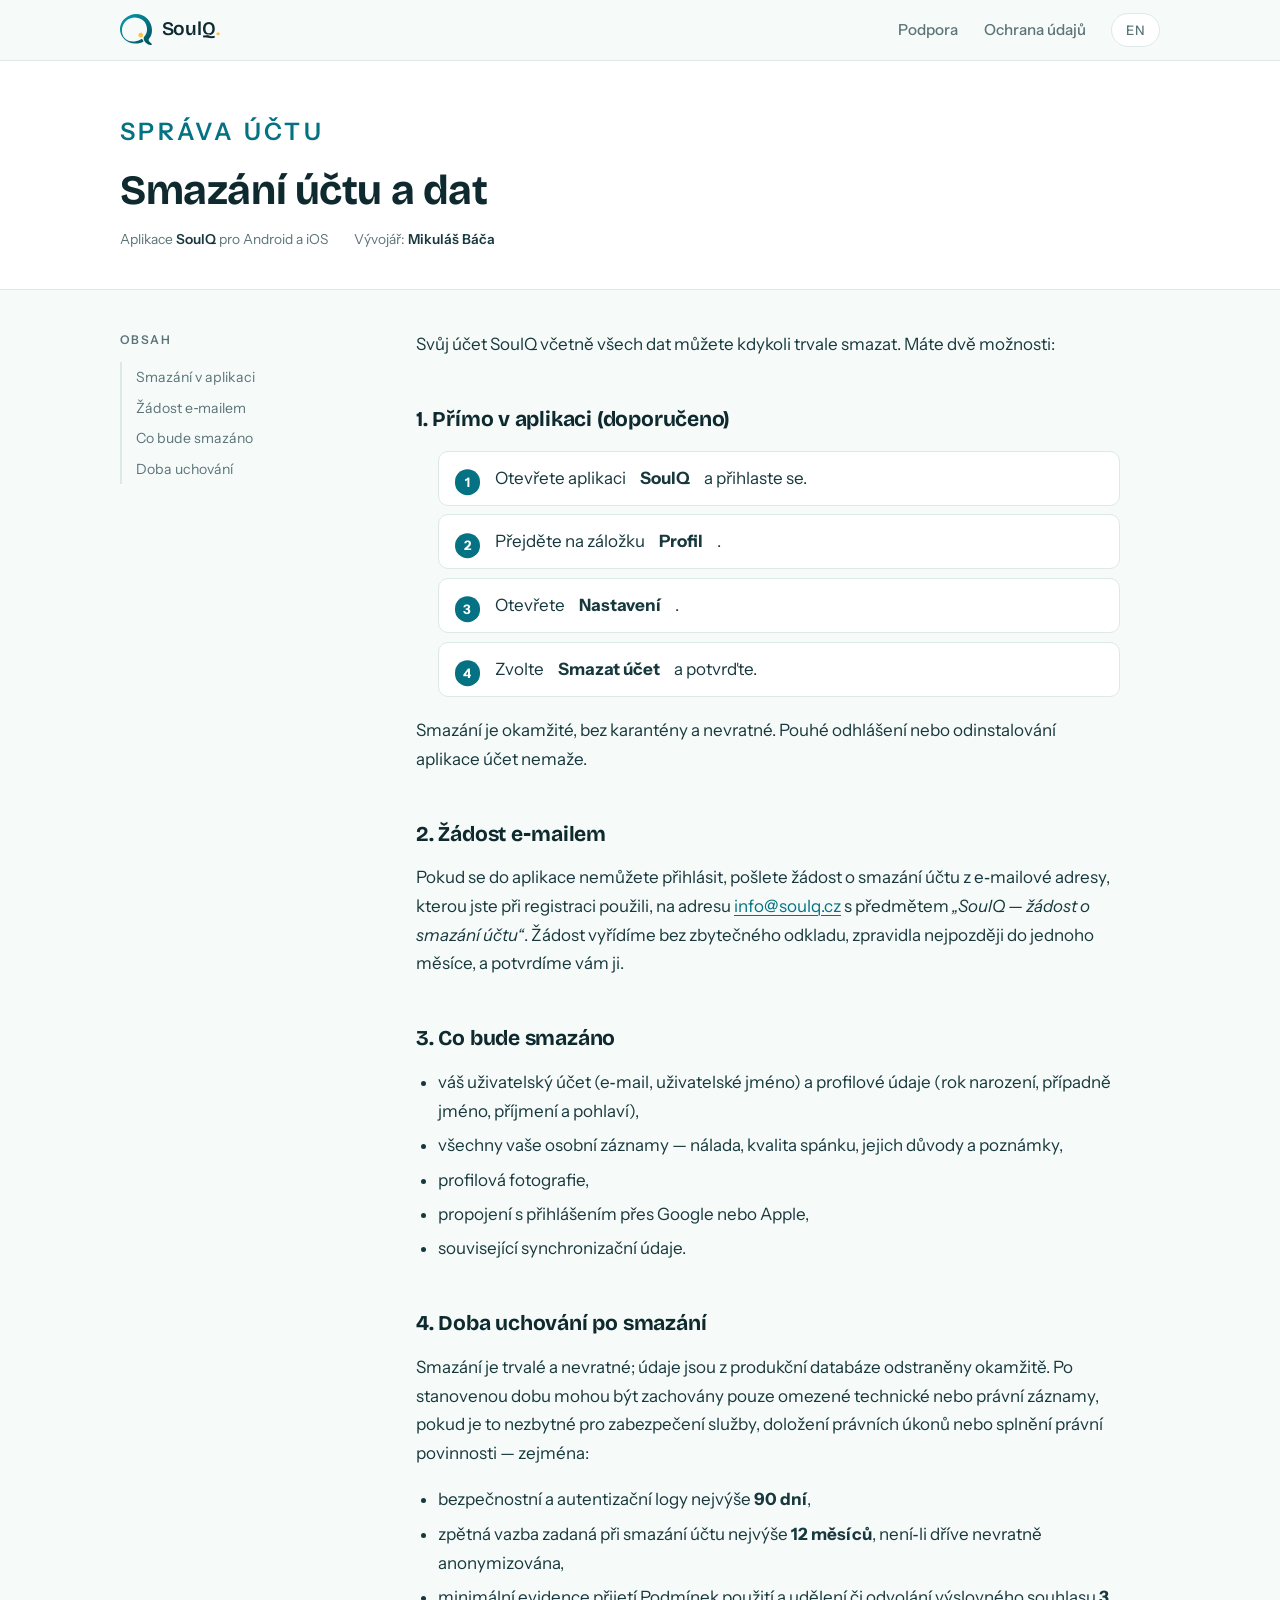
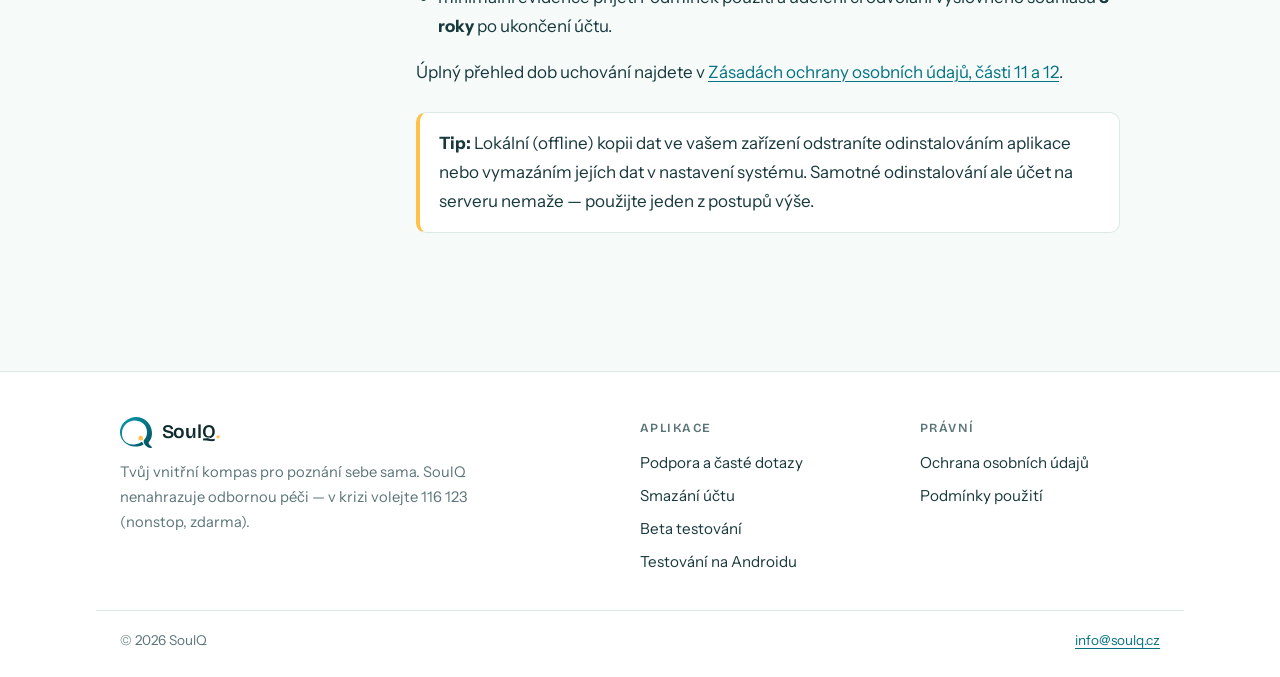
<file: delete-account.html>
<!DOCTYPE html>
<html lang="cs">
<head>
  <meta charset="UTF-8">
  <meta name="viewport" content="width=device-width, initial-scale=1.0">
  <title>Smazání účtu — SoulQ</title>
  <meta name="description" content="Jak smazat účet a všechna data v aplikaci SoulQ.">
  <link rel="icon" href="assets/favicon.svg" type="image/svg+xml">
  <link rel="icon" href="assets/favicon-32.png" sizes="32x32" type="image/png">
  <link rel="apple-touch-icon" href="assets/apple-touch-icon.png">
  <link rel="preconnect" href="https://fonts.googleapis.com">
  <link rel="preconnect" href="https://fonts.gstatic.com" crossorigin>
  <link href="https://fonts.googleapis.com/css2?family=Bricolage+Grotesque:wght@600;700&family=Instrument+Sans:ital,wght@0,400;0,500;0,600;0,700;1,400&display=swap" rel="stylesheet">
  <link rel="stylesheet" href="assets/style.css">
</head>
<body>
  <header class="site-header">
    <div class="inner">
      <a class="brand" href="index.html"><img src="assets/logo.svg" alt=""><span>SoulQ<span class="dot">.</span></span></a>
      <nav class="site-nav" aria-label="Hlavní navigace">
        <a href="support.html">Podpora</a>
        <a href="privacy.html" class="hide-sm">Ochrana údajů</a>
        <a class="lang-switch" href="en/delete-account.html" lang="en" hreflang="en">EN</a>
      </nav>
    </div>
  </header>

  <div class="doc-hero">
    <div class="inner">
      <p class="eyebrow">Správa účtu</p>
      <h1>Smazání účtu a dat</h1>
      <p class="doc-meta"><span>Aplikace <b>SoulQ</b> pro Android a iOS</span><span>Vývojář: <b>Mikuláš Báča</b></span></p>
    </div>
  </div>

  <div class="doc-layout">
    <nav class="toc" aria-label="Obsah dokumentu">
      <p class="toc-title">Obsah</p>
      <ol>
        <li><a href="#v-aplikaci">Smazání v aplikaci</a></li>
        <li><a href="#emailem">Žádost e‑mailem</a></li>
        <li><a href="#co-se-smaze">Co bude smazáno</a></li>
        <li><a href="#retence">Doba uchování</a></li>
      </ol>
    </nav>

    <main class="doc">
      <p>Svůj účet SoulQ včetně všech dat můžete kdykoli trvale smazat. Máte dvě možnosti:</p>

      <h2 id="v-aplikaci">1. Přímo v aplikaci (doporučeno)</h2>
      <ol class="steps">
        <li>Otevřete aplikaci <strong>SoulQ</strong> a přihlaste se.</li>
        <li>Přejděte na záložku <strong>Profil</strong>.</li>
        <li>Otevřete <strong>Nastavení</strong>.</li>
        <li>Zvolte <strong>Smazat účet</strong> a potvrďte.</li>
      </ol>
      <p>Smazání je okamžité, bez karantény a nevratné. Pouhé odhlášení nebo odinstalování aplikace účet nemaže.</p>

      <h2 id="emailem">2. Žádost e‑mailem</h2>
      <p>Pokud se do aplikace nemůžete přihlásit, pošlete žádost o smazání účtu z e‑mailové adresy, kterou jste při registraci použili, na adresu <a href="mailto:info@soulq.cz?subject=SoulQ%20%E2%80%94%20%C5%BE%C3%A1dost%20o%20smaz%C3%A1n%C3%AD%20%C3%BA%C4%8Dtu">info@soulq.cz</a> s předmětem <em>„SoulQ — žádost o smazání účtu“</em>. Žádost vyřídíme bez zbytečného odkladu, zpravidla nejpozději do jednoho měsíce, a potvrdíme vám ji.</p>

      <h2 id="co-se-smaze">3. Co bude smazáno</h2>
      <ul>
        <li>váš uživatelský účet (e‑mail, uživatelské jméno) a profilové údaje (rok narození, případně jméno, příjmení a pohlaví),</li>
        <li>všechny vaše osobní záznamy — nálada, kvalita spánku, jejich důvody a poznámky,</li>
        <li>profilová fotografie,</li>
        <li>propojení s přihlášením přes Google nebo Apple,</li>
        <li>související synchronizační údaje.</li>
      </ul>

      <h2 id="retence">4. Doba uchování po smazání</h2>
      <p>Smazání je trvalé a nevratné; údaje jsou z produkční databáze odstraněny okamžitě. Po stanovenou dobu mohou být zachovány pouze omezené technické nebo právní záznamy, pokud je to nezbytné pro zabezpečení služby, doložení právních úkonů nebo splnění právní povinnosti — zejména:</p>
      <ul>
        <li>bezpečnostní a autentizační logy nejvýše <strong>90 dní</strong>,</li>
        <li>zpětná vazba zadaná při smazání účtu nejvýše <strong>12 měsíců</strong>, není‑li dříve nevratně anonymizována,</li>
        <li>minimální evidence přijetí Podmínek použití a udělení či odvolání výslovného souhlasu <strong>3 roky</strong> po ukončení účtu.</li>
      </ul>
      <p>Úplný přehled dob uchování najdete v <a href="privacy.html#uchovani">Zásadách ochrany osobních údajů, části 11 a 12</a>.</p>

      <div class="notice">
        <p><strong>Tip:</strong> Lokální (offline) kopii dat ve vašem zařízení odstraníte odinstalováním aplikace nebo vymazáním jejích dat v nastavení systému. Samotné odinstalování ale účet na serveru nemaže — použijte jeden z postupů výše.</p>
      </div>
    </main>
  </div>

  <footer class="site-footer">
    <div class="inner">
      <div class="about">
        <a class="brand" href="index.html"><img src="assets/logo.svg" alt=""><span>SoulQ<span class="dot">.</span></span></a>
        <p>Tvůj vnitřní kompas pro poznání sebe sama. SoulQ nenahrazuje odbornou péči — v krizi volejte 116&nbsp;123 (nonstop, zdarma).</p>
      </div>
      <nav aria-label="Aplikace">
        <h3>Aplikace</h3>
        <ul>
          <li><a href="support.html">Podpora a časté dotazy</a></li>
          <li><a href="delete-account.html">Smazání účtu</a></li>
          <li><a href="beta.html">Beta testování</a></li>
          <li><a href="android.html">Testování na Androidu</a></li>
        </ul>
      </nav>
      <nav aria-label="Právní informace">
        <h3>Právní</h3>
        <ul>
          <li><a href="privacy.html">Ochrana osobních údajů</a></li>
          <li><a href="terms.html">Podmínky použití</a></li>
        </ul>
      </nav>
    </div>
    <div class="bottom">
      <span>© 2026 SoulQ</span>
      <span><a href="mailto:info@soulq.cz">info@soulq.cz</a></span>
    </div>
  </footer>
</body>
</html>
</file>
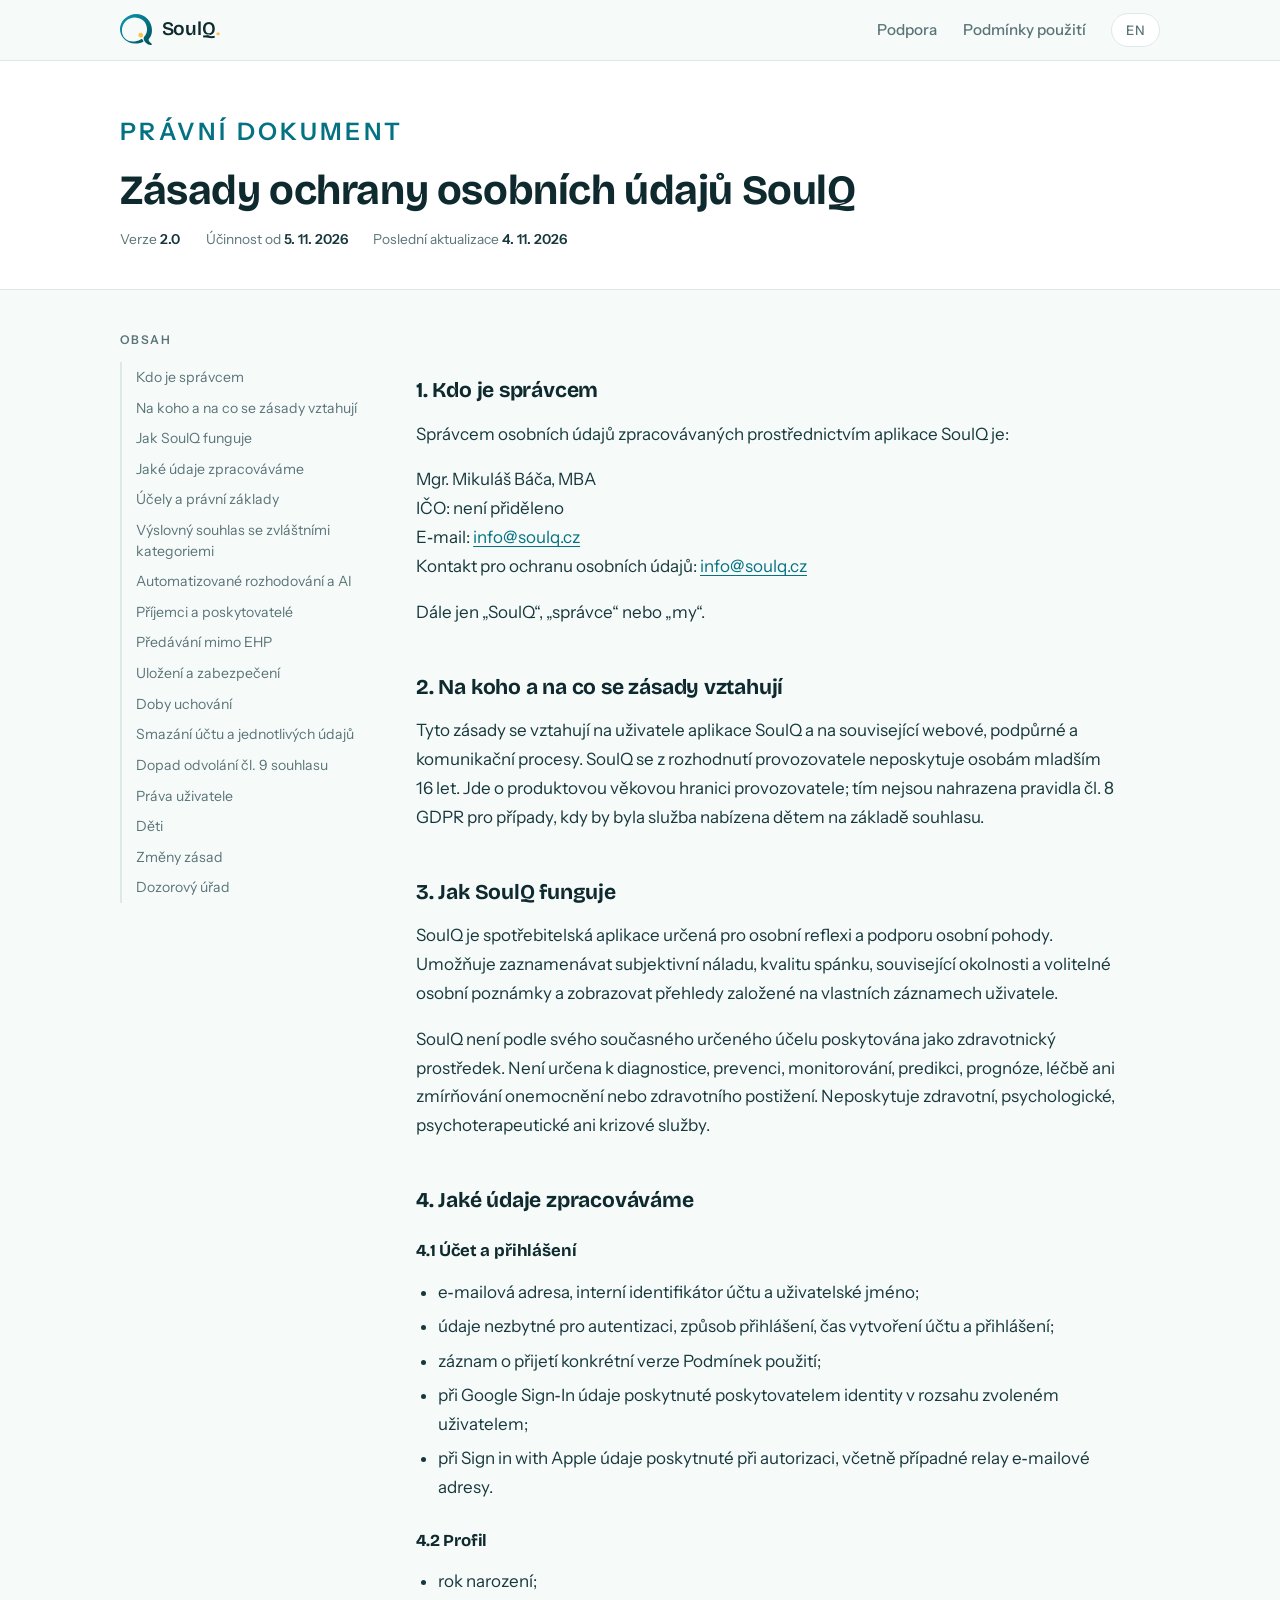
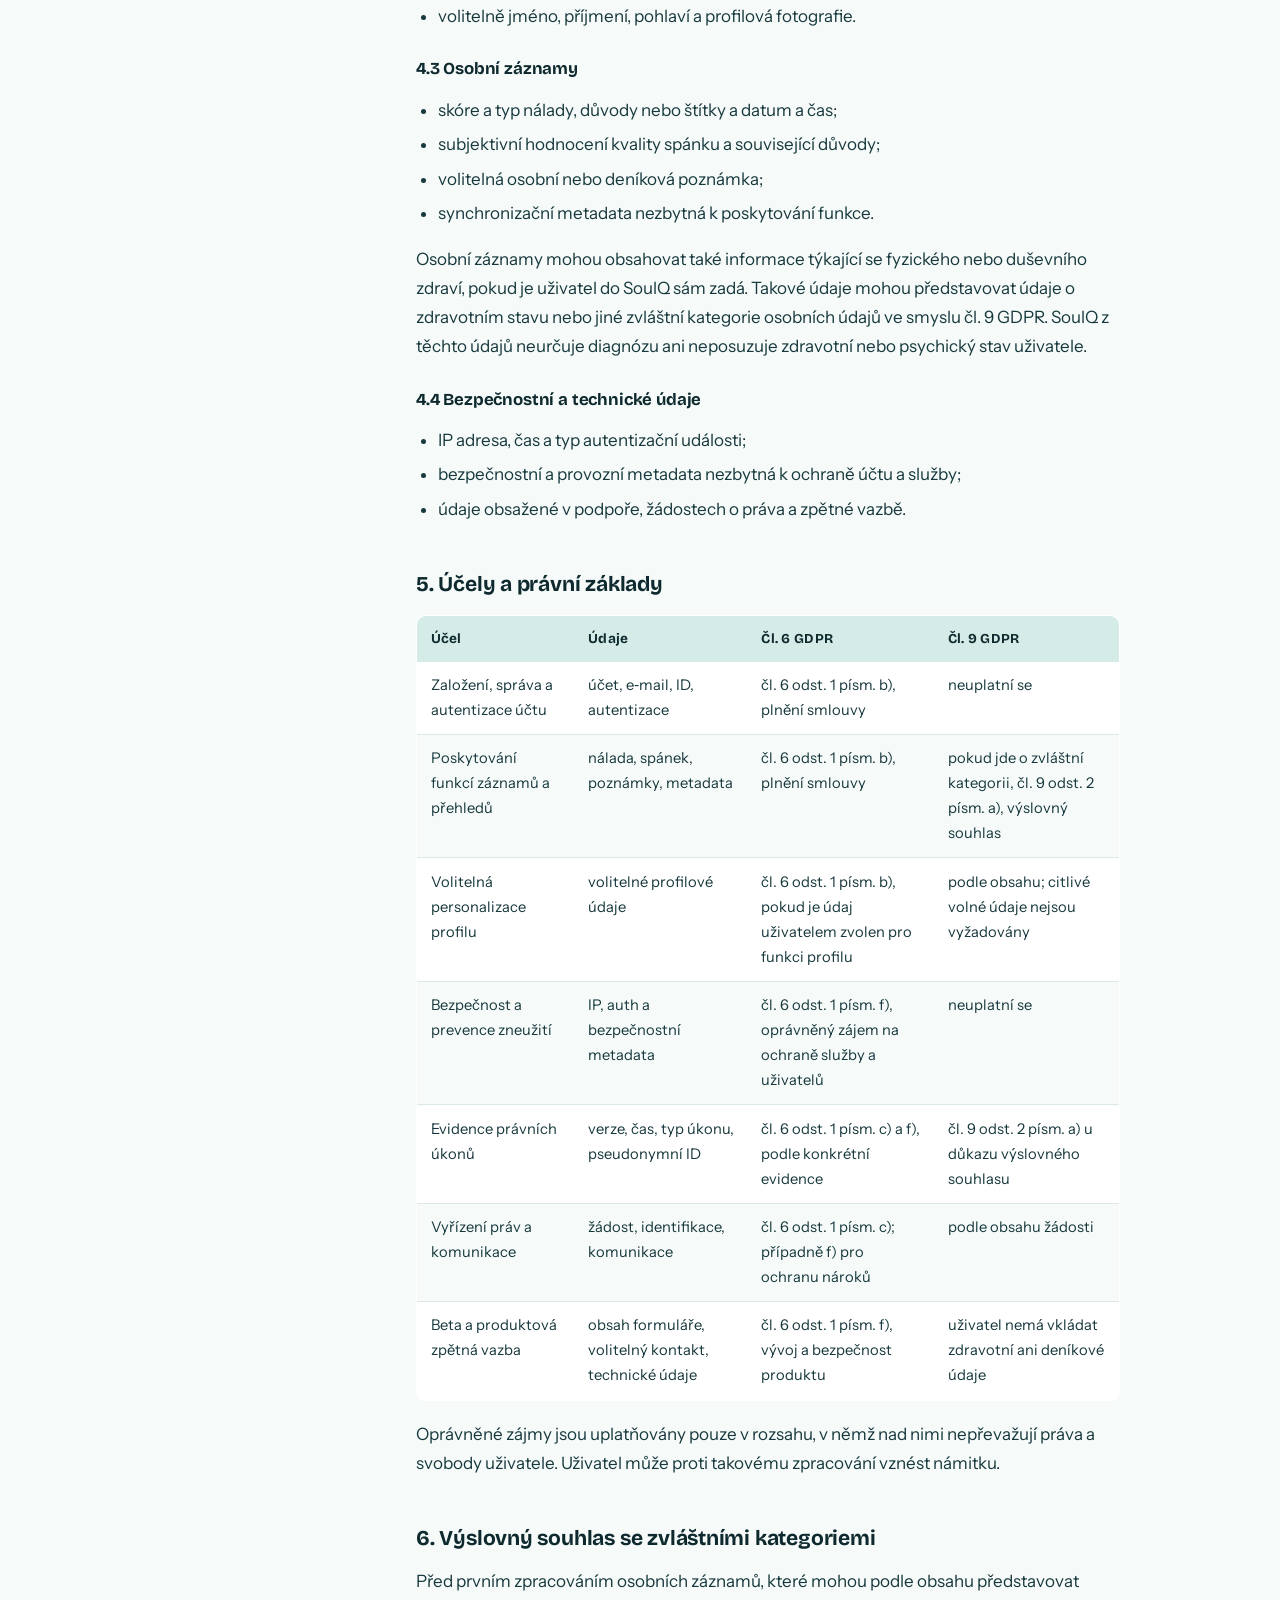
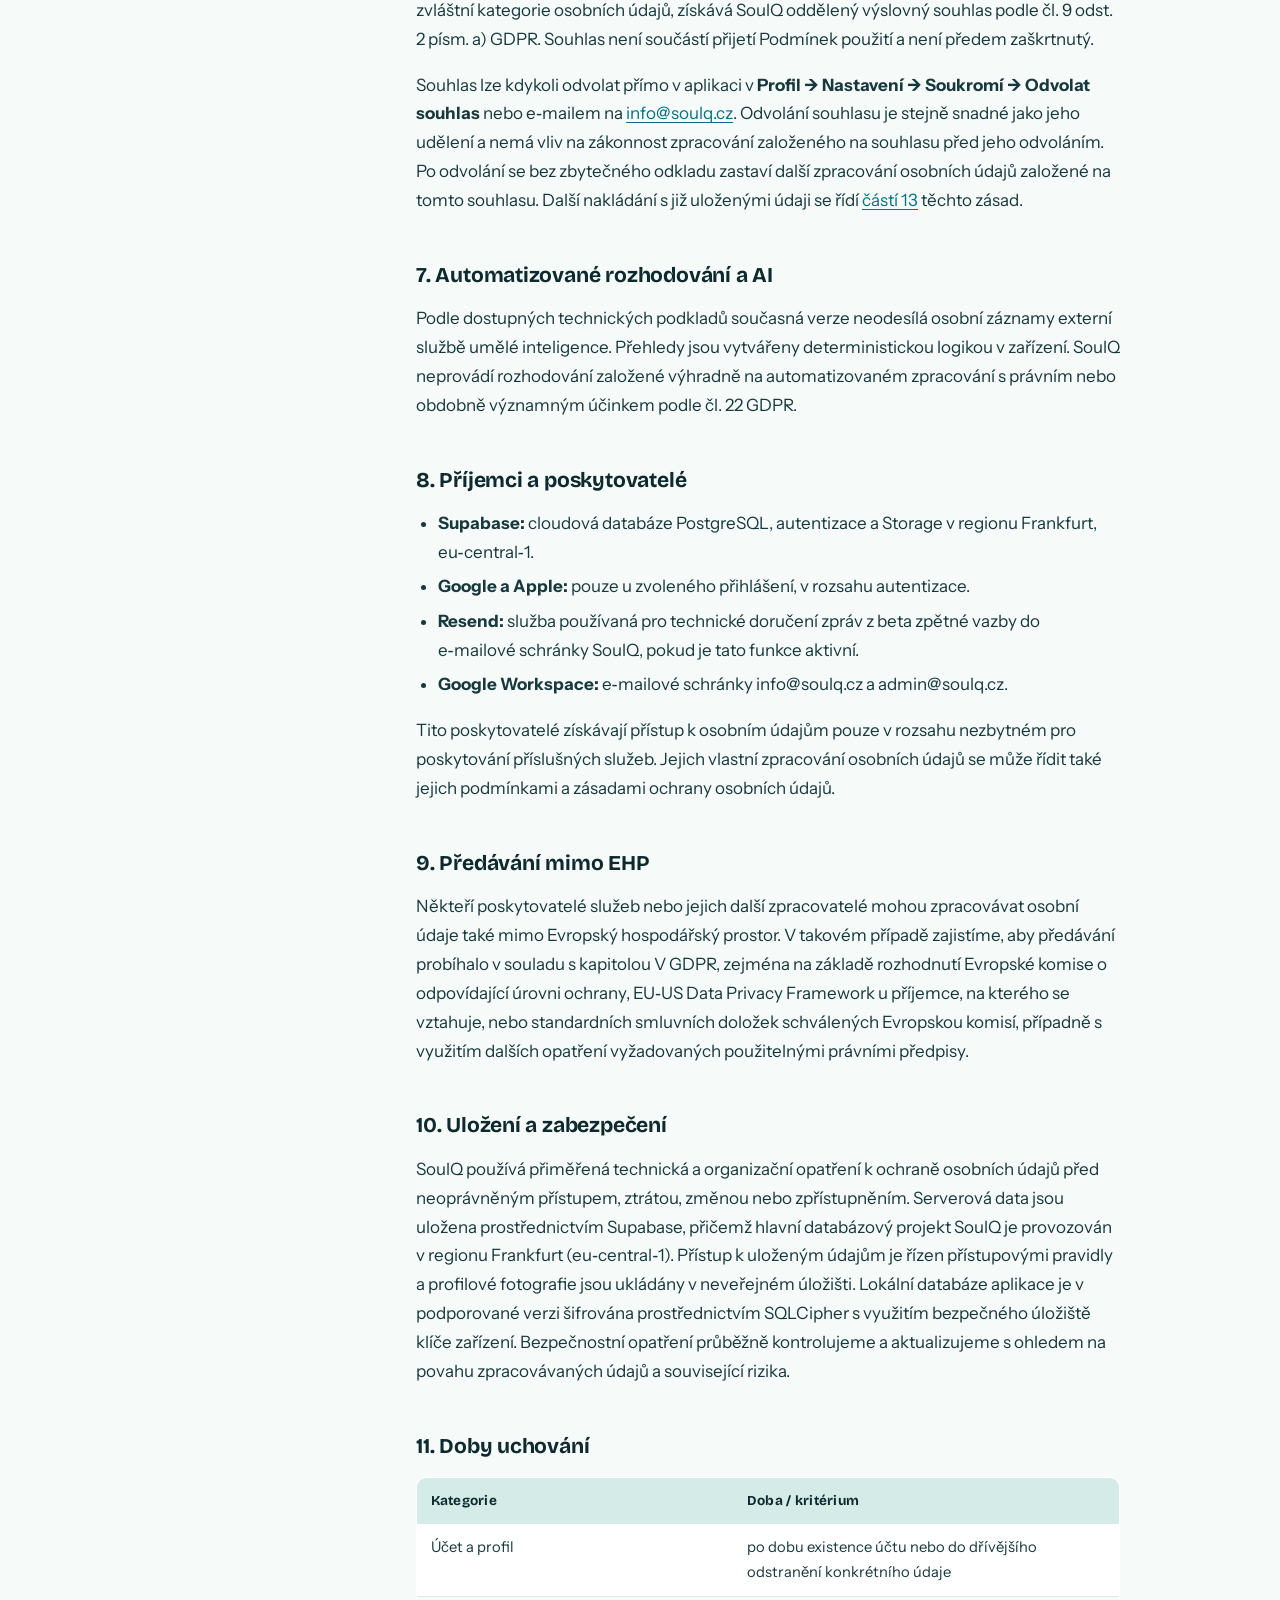
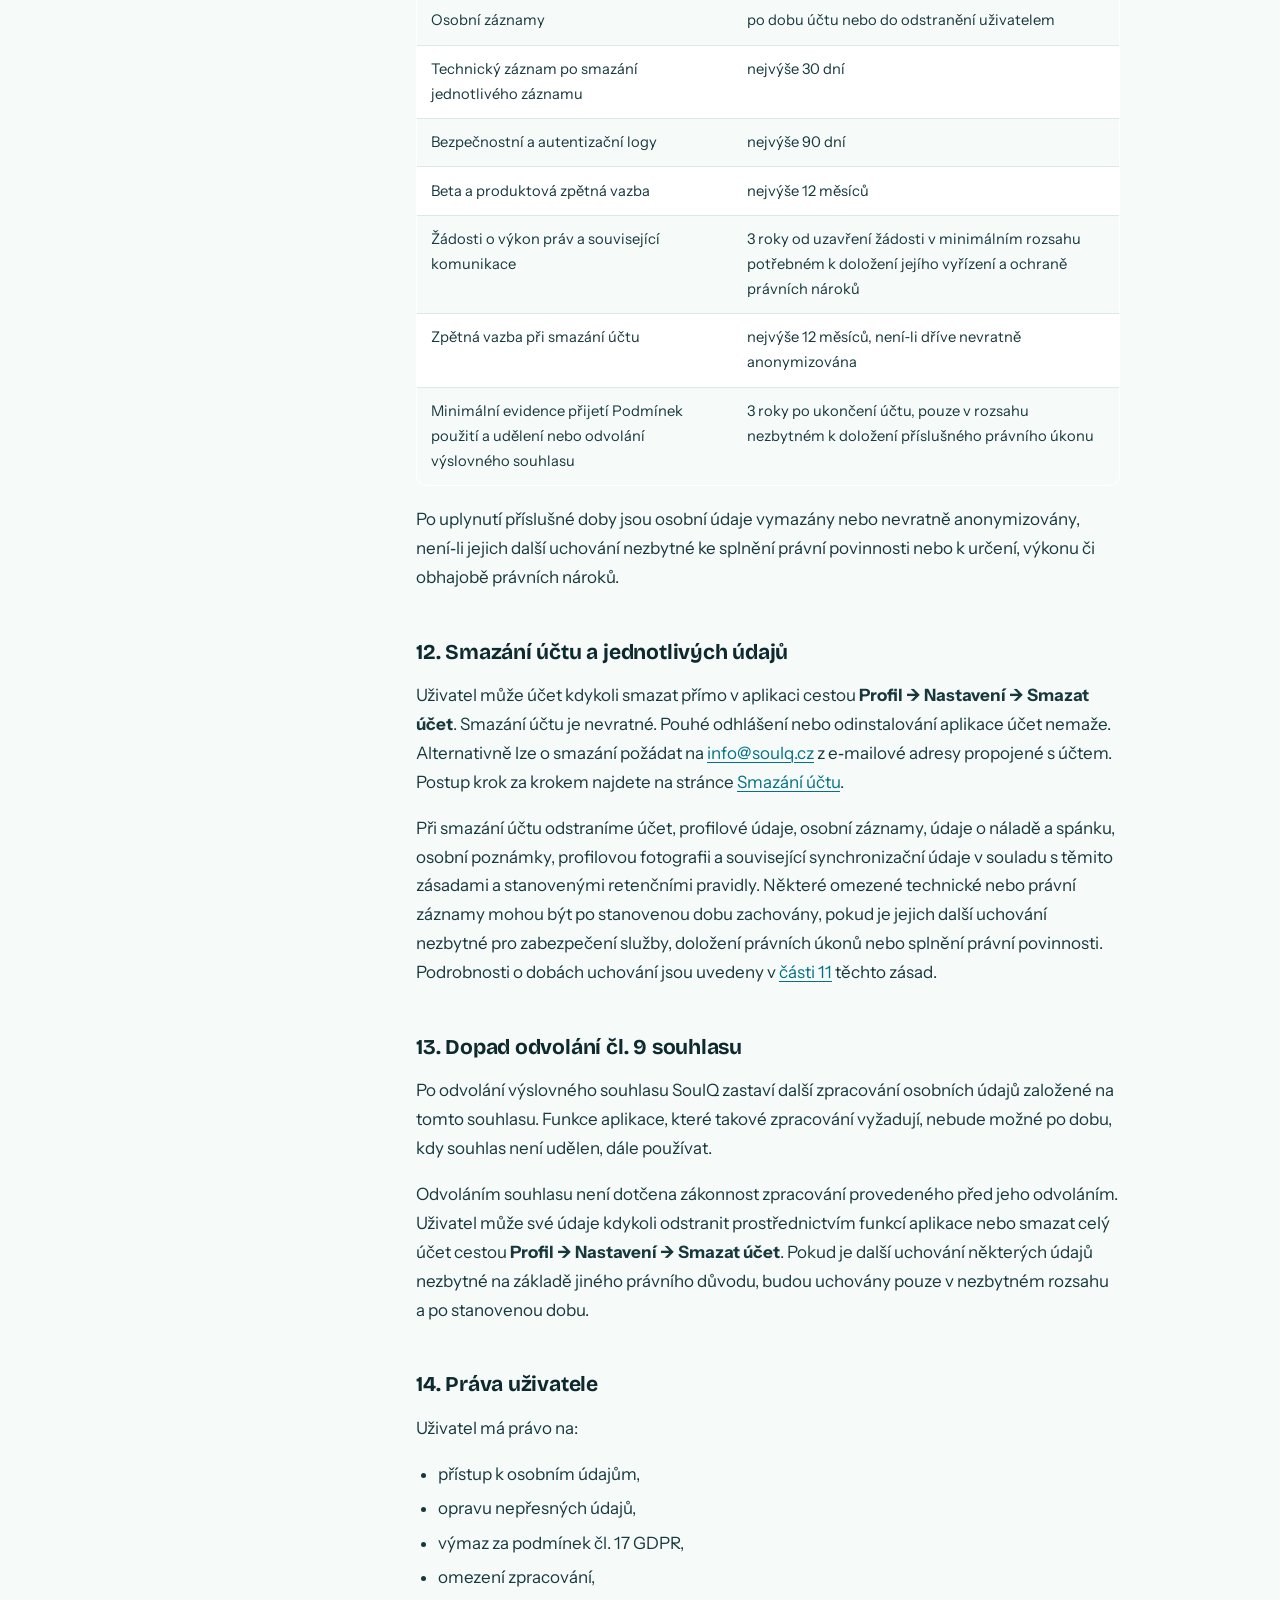
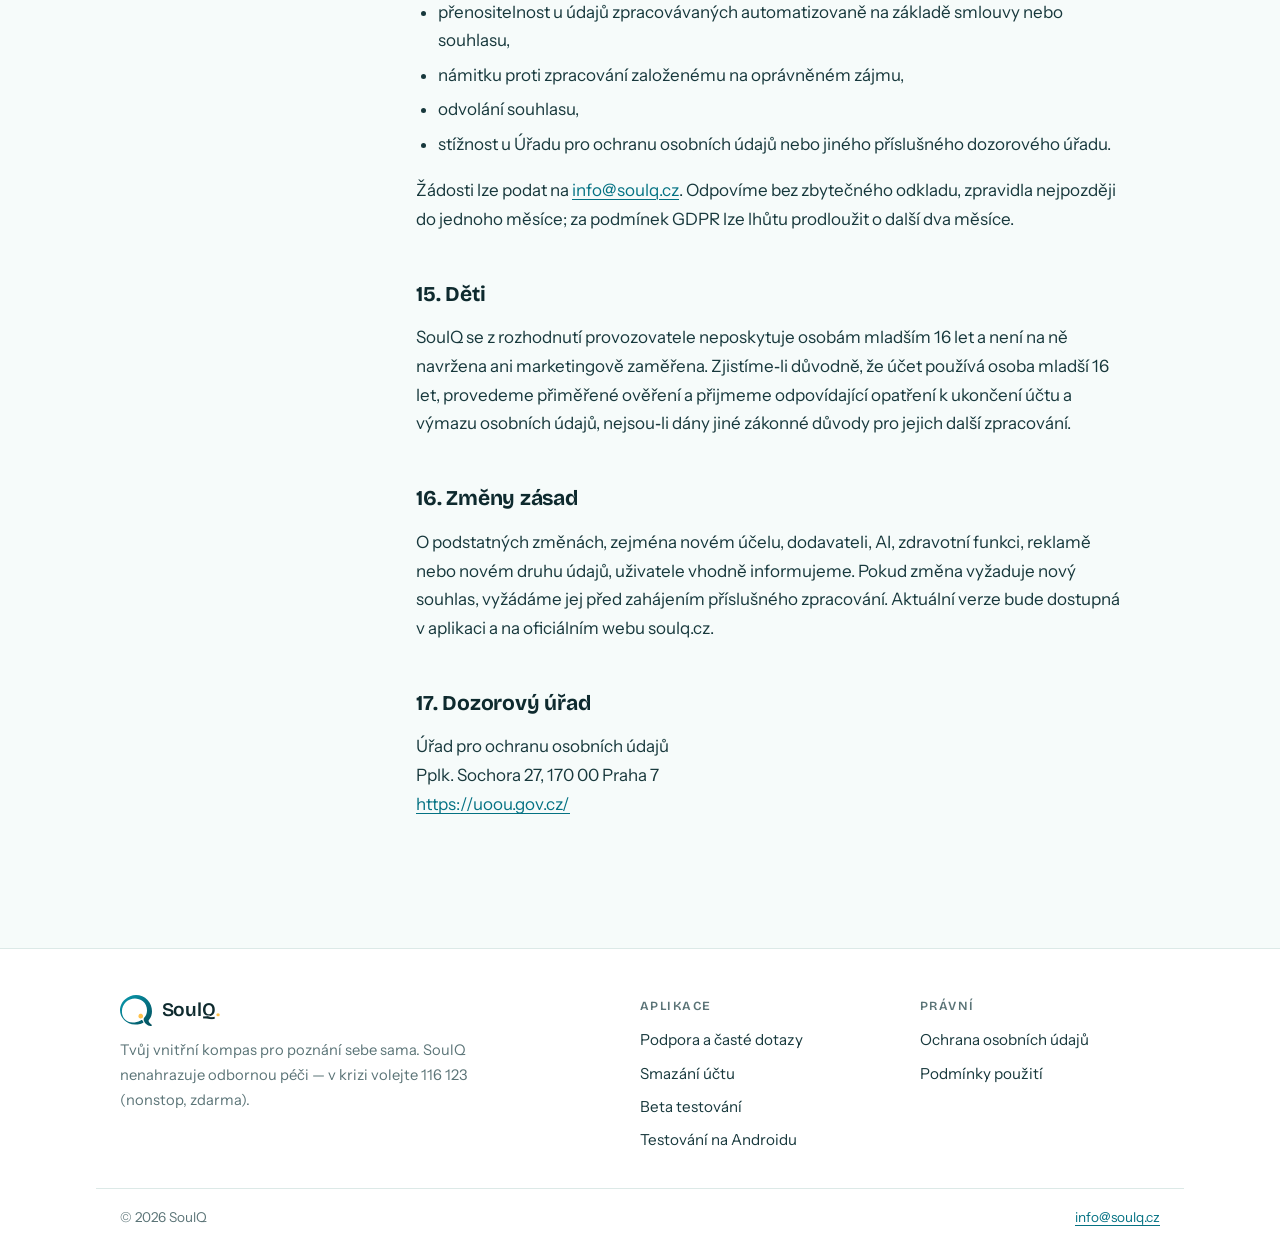
<file: privacy.html>
<!DOCTYPE html>
<html lang="cs">
<head>
  <meta charset="UTF-8">
  <meta name="viewport" content="width=device-width, initial-scale=1.0">
  <title>Zásady ochrany osobních údajů — SoulQ</title>
  <meta name="description" content="Zásady ochrany osobních údajů aplikace SoulQ (verze 2.0, účinné od 5. 11. 2026).">
  <link rel="icon" href="assets/favicon.svg" type="image/svg+xml">
  <link rel="icon" href="assets/favicon-32.png" sizes="32x32" type="image/png">
  <link rel="apple-touch-icon" href="assets/apple-touch-icon.png">
  <link rel="preconnect" href="https://fonts.googleapis.com">
  <link rel="preconnect" href="https://fonts.gstatic.com" crossorigin>
  <link href="https://fonts.googleapis.com/css2?family=Bricolage+Grotesque:wght@600;700&family=Instrument+Sans:ital,wght@0,400;0,500;0,600;0,700;1,400&display=swap" rel="stylesheet">
  <link rel="stylesheet" href="assets/style.css">
</head>
<body>
  <header class="site-header">
    <div class="inner">
      <a class="brand" href="index.html"><img src="assets/logo.svg" alt=""><span>SoulQ<span class="dot">.</span></span></a>
      <nav class="site-nav" aria-label="Hlavní navigace">
        <a href="support.html">Podpora</a>
        <a href="terms.html" class="hide-sm">Podmínky použití</a>
        <a class="lang-switch" href="en/privacy.html" lang="en" hreflang="en">EN</a>
      </nav>
    </div>
  </header>

  <div class="doc-hero">
    <div class="inner">
      <p class="eyebrow">Právní dokument</p>
      <h1>Zásady ochrany osobních údajů SoulQ</h1>
      <p class="doc-meta"><span>Verze <b>2.0</b></span><span>Účinnost od <b>5. 11. 2026</b></span><span>Poslední aktualizace <b>4. 11. 2026</b></span></p>
    </div>
  </div>

  <div class="doc-layout">
    <nav class="toc" aria-label="Obsah dokumentu">
      <p class="toc-title">Obsah</p>
      <ol>
        <li><a href="#spravce">Kdo je správcem</a></li>
        <li><a href="#rozsah">Na koho a na co se zásady vztahují</a></li>
        <li><a href="#jak-funguje">Jak SoulQ funguje</a></li>
        <li><a href="#udaje">Jaké údaje zpracováváme</a></li>
        <li><a href="#ucely">Účely a právní základy</a></li>
        <li><a href="#souhlas">Výslovný souhlas se zvláštními kategoriemi</a></li>
        <li><a href="#ai">Automatizované rozhodování a AI</a></li>
        <li><a href="#prijemci">Příjemci a poskytovatelé</a></li>
        <li><a href="#ehp">Předávání mimo EHP</a></li>
        <li><a href="#zabezpeceni">Uložení a zabezpečení</a></li>
        <li><a href="#uchovani">Doby uchování</a></li>
        <li><a href="#smazani">Smazání účtu a jednotlivých údajů</a></li>
        <li><a href="#odvolani">Dopad odvolání čl. 9 souhlasu</a></li>
        <li><a href="#prava">Práva uživatele</a></li>
        <li><a href="#deti">Děti</a></li>
        <li><a href="#zmeny">Změny zásad</a></li>
        <li><a href="#urad">Dozorový úřad</a></li>
      </ol>
    </nav>

    <main class="doc">
      <h2 id="spravce">1. Kdo je správcem</h2>
      <p>Správcem osobních údajů zpracovávaných prostřednictvím aplikace SoulQ je:</p>
      <p>Mgr. Mikuláš Báča, MBA<br>
      IČO: není přiděleno<br>
      E‑mail: <a href="mailto:info@soulq.cz">info@soulq.cz</a><br>
      Kontakt pro ochranu osobních údajů: <a href="mailto:info@soulq.cz">info@soulq.cz</a></p>
      <p>Dále jen „SoulQ“, „správce“ nebo „my“.</p>

      <h2 id="rozsah">2. Na koho a na co se zásady vztahují</h2>
      <p>Tyto zásady se vztahují na uživatele aplikace SoulQ a na související webové, podpůrné a komunikační procesy. SoulQ se z rozhodnutí provozovatele neposkytuje osobám mladším 16 let. Jde o produktovou věkovou hranici provozovatele; tím nejsou nahrazena pravidla čl. 8 GDPR pro případy, kdy by byla služba nabízena dětem na základě souhlasu.</p>

      <h2 id="jak-funguje">3. Jak SoulQ funguje</h2>
      <p>SoulQ je spotřebitelská aplikace určená pro osobní reflexi a podporu osobní pohody. Umožňuje zaznamenávat subjektivní náladu, kvalitu spánku, související okolnosti a volitelné osobní poznámky a zobrazovat přehledy založené na vlastních záznamech uživatele.</p>
      <p>SoulQ není podle svého současného určeného účelu poskytována jako zdravotnický prostředek. Není určena k diagnostice, prevenci, monitorování, predikci, prognóze, léčbě ani zmírňování onemocnění nebo zdravotního postižení. Neposkytuje zdravotní, psychologické, psychoterapeutické ani krizové služby.</p>

      <h2 id="udaje">4. Jaké údaje zpracováváme</h2>
      <h3>4.1 Účet a přihlášení</h3>
      <ul>
        <li>e‑mailová adresa, interní identifikátor účtu a uživatelské jméno;</li>
        <li>údaje nezbytné pro autentizaci, způsob přihlášení, čas vytvoření účtu a přihlášení;</li>
        <li>záznam o přijetí konkrétní verze Podmínek použití;</li>
        <li>při Google Sign‑In údaje poskytnuté poskytovatelem identity v rozsahu zvoleném uživatelem;</li>
        <li>při Sign in with Apple údaje poskytnuté při autorizaci, včetně případné relay e‑mailové adresy.</li>
      </ul>
      <h3>4.2 Profil</h3>
      <ul>
        <li>rok narození;</li>
        <li>volitelně jméno, příjmení, pohlaví a profilová fotografie.</li>
      </ul>
      <h3>4.3 Osobní záznamy</h3>
      <ul>
        <li>skóre a typ nálady, důvody nebo štítky a datum a čas;</li>
        <li>subjektivní hodnocení kvality spánku a související důvody;</li>
        <li>volitelná osobní nebo deníková poznámka;</li>
        <li>synchronizační metadata nezbytná k poskytování funkce.</li>
      </ul>
      <p>Osobní záznamy mohou obsahovat také informace týkající se fyzického nebo duševního zdraví, pokud je uživatel do SoulQ sám zadá. Takové údaje mohou představovat údaje o zdravotním stavu nebo jiné zvláštní kategorie osobních údajů ve smyslu čl. 9 GDPR. SoulQ z těchto údajů neurčuje diagnózu ani neposuzuje zdravotní nebo psychický stav uživatele.</p>
      <h3>4.4 Bezpečnostní a technické údaje</h3>
      <ul>
        <li>IP adresa, čas a typ autentizační události;</li>
        <li>bezpečnostní a provozní metadata nezbytná k ochraně účtu a služby;</li>
        <li>údaje obsažené v podpoře, žádostech o práva a zpětné vazbě.</li>
      </ul>

      <h2 id="ucely">5. Účely a právní základy</h2>
      <table>
        <thead>
          <tr><th>Účel</th><th>Údaje</th><th>Čl. 6 GDPR</th><th>Čl. 9 GDPR</th></tr>
        </thead>
        <tbody>
          <tr>
            <td>Založení, správa a autentizace účtu</td>
            <td>účet, e‑mail, ID, autentizace</td>
            <td>čl. 6 odst. 1 písm. b), plnění smlouvy</td>
            <td>neuplatní se</td>
          </tr>
          <tr>
            <td>Poskytování funkcí záznamů a přehledů</td>
            <td>nálada, spánek, poznámky, metadata</td>
            <td>čl. 6 odst. 1 písm. b), plnění smlouvy</td>
            <td>pokud jde o zvláštní kategorii, čl. 9 odst. 2 písm. a), výslovný souhlas</td>
          </tr>
          <tr>
            <td>Volitelná personalizace profilu</td>
            <td>volitelné profilové údaje</td>
            <td>čl. 6 odst. 1 písm. b), pokud je údaj uživatelem zvolen pro funkci profilu</td>
            <td>podle obsahu; citlivé volné údaje nejsou vyžadovány</td>
          </tr>
          <tr>
            <td>Bezpečnost a prevence zneužití</td>
            <td>IP, auth a bezpečnostní metadata</td>
            <td>čl. 6 odst. 1 písm. f), oprávněný zájem na ochraně služby a uživatelů</td>
            <td>neuplatní se</td>
          </tr>
          <tr>
            <td>Evidence právních úkonů</td>
            <td>verze, čas, typ úkonu, pseudonymní ID</td>
            <td>čl. 6 odst. 1 písm. c) a f), podle konkrétní evidence</td>
            <td>čl. 9 odst. 2 písm. a) u důkazu výslovného souhlasu</td>
          </tr>
          <tr>
            <td>Vyřízení práv a komunikace</td>
            <td>žádost, identifikace, komunikace</td>
            <td>čl. 6 odst. 1 písm. c); případně f) pro ochranu nároků</td>
            <td>podle obsahu žádosti</td>
          </tr>
          <tr>
            <td>Beta a produktová zpětná vazba</td>
            <td>obsah formuláře, volitelný kontakt, technické údaje</td>
            <td>čl. 6 odst. 1 písm. f), vývoj a bezpečnost produktu</td>
            <td>uživatel nemá vkládat zdravotní ani deníkové údaje</td>
          </tr>
        </tbody>
      </table>
      <p>Oprávněné zájmy jsou uplatňovány pouze v rozsahu, v němž nad nimi nepřevažují práva a svobody uživatele. Uživatel může proti takovému zpracování vznést námitku.</p>

      <h2 id="souhlas">6. Výslovný souhlas se zvláštními kategoriemi</h2>
      <p>Před prvním zpracováním osobních záznamů, které mohou podle obsahu představovat zvláštní kategorie osobních údajů, získává SoulQ oddělený výslovný souhlas podle čl. 9 odst. 2 písm. a) GDPR. Souhlas není součástí přijetí Podmínek použití a není předem zaškrtnutý.</p>
      <p>Souhlas lze kdykoli odvolat přímo v aplikaci v <strong>Profil → Nastavení → Soukromí → Odvolat souhlas</strong> nebo e‑mailem na <a href="mailto:info@soulq.cz">info@soulq.cz</a>. Odvolání souhlasu je stejně snadné jako jeho udělení a nemá vliv na zákonnost zpracování založeného na souhlasu před jeho odvoláním. Po odvolání se bez zbytečného odkladu zastaví další zpracování osobních údajů založené na tomto souhlasu. Další nakládání s již uloženými údaji se řídí <a href="#odvolani">částí 13</a> těchto zásad.</p>

      <h2 id="ai">7. Automatizované rozhodování a AI</h2>
      <p>Podle dostupných technických podkladů současná verze neodesílá osobní záznamy externí službě umělé inteligence. Přehledy jsou vytvářeny deterministickou logikou v zařízení. SoulQ neprovádí rozhodování založené výhradně na automatizovaném zpracování s právním nebo obdobně významným účinkem podle čl. 22 GDPR.</p>

      <h2 id="prijemci">8. Příjemci a poskytovatelé</h2>
      <ul>
        <li><strong>Supabase:</strong> cloudová databáze PostgreSQL, autentizace a Storage v regionu Frankfurt, eu‑central‑1.</li>
        <li><strong>Google a Apple:</strong> pouze u zvoleného přihlášení, v rozsahu autentizace.</li>
        <li><strong>Resend:</strong> služba používaná pro technické doručení zpráv z beta zpětné vazby do e‑mailové schránky SoulQ, pokud je tato funkce aktivní.</li>
        <li><strong>Google Workspace:</strong> e‑mailové schránky info@soulq.cz a admin@soulq.cz.</li>
      </ul>
      <p>Tito poskytovatelé získávají přístup k osobním údajům pouze v rozsahu nezbytném pro poskytování příslušných služeb. Jejich vlastní zpracování osobních údajů se může řídit také jejich podmínkami a zásadami ochrany osobních údajů.</p>

      <h2 id="ehp">9. Předávání mimo EHP</h2>
      <p>Někteří poskytovatelé služeb nebo jejich další zpracovatelé mohou zpracovávat osobní údaje také mimo Evropský hospodářský prostor. V takovém případě zajistíme, aby předávání probíhalo v souladu s kapitolou V GDPR, zejména na základě rozhodnutí Evropské komise o odpovídající úrovni ochrany, EU‑US Data Privacy Framework u příjemce, na kterého se vztahuje, nebo standardních smluvních doložek schválených Evropskou komisí, případně s využitím dalších opatření vyžadovaných použitelnými právními předpisy.</p>

      <h2 id="zabezpeceni">10. Uložení a zabezpečení</h2>
      <p>SoulQ používá přiměřená technická a organizační opatření k ochraně osobních údajů před neoprávněným přístupem, ztrátou, změnou nebo zpřístupněním. Serverová data jsou uložena prostřednictvím Supabase, přičemž hlavní databázový projekt SoulQ je provozován v regionu Frankfurt (eu‑central‑1). Přístup k uloženým údajům je řízen přístupovými pravidly a profilové fotografie jsou ukládány v neveřejném úložišti. Lokální databáze aplikace je v podporované verzi šifrována prostřednictvím SQLCipher s využitím bezpečného úložiště klíče zařízení. Bezpečnostní opatření průběžně kontrolujeme a aktualizujeme s ohledem na povahu zpracovávaných údajů a související rizika.</p>

      <h2 id="uchovani">11. Doby uchování</h2>
      <table>
        <thead>
          <tr><th>Kategorie</th><th>Doba / kritérium</th></tr>
        </thead>
        <tbody>
          <tr><td>Účet a profil</td><td>po dobu existence účtu nebo do dřívějšího odstranění konkrétního údaje</td></tr>
          <tr><td>Osobní záznamy</td><td>po dobu účtu nebo do odstranění uživatelem</td></tr>
          <tr><td>Technický záznam po smazání jednotlivého záznamu</td><td>nejvýše 30 dní</td></tr>
          <tr><td>Bezpečnostní a autentizační logy</td><td>nejvýše 90 dní</td></tr>
          <tr><td>Beta a produktová zpětná vazba</td><td>nejvýše 12 měsíců</td></tr>
          <tr><td>Žádosti o výkon práv a související komunikace</td><td>3 roky od uzavření žádosti v minimálním rozsahu potřebném k doložení jejího vyřízení a ochraně právních nároků</td></tr>
          <tr><td>Zpětná vazba při smazání účtu</td><td>nejvýše 12 měsíců, není‑li dříve nevratně anonymizována</td></tr>
          <tr><td>Minimální evidence přijetí Podmínek použití a udělení nebo odvolání výslovného souhlasu</td><td>3 roky po ukončení účtu, pouze v rozsahu nezbytném k doložení příslušného právního úkonu</td></tr>
        </tbody>
      </table>
      <p>Po uplynutí příslušné doby jsou osobní údaje vymazány nebo nevratně anonymizovány, není‑li jejich další uchování nezbytné ke splnění právní povinnosti nebo k určení, výkonu či obhajobě právních nároků.</p>

      <h2 id="smazani">12. Smazání účtu a jednotlivých údajů</h2>
      <p>Uživatel může účet kdykoli smazat přímo v aplikaci cestou <strong>Profil → Nastavení → Smazat účet</strong>. Smazání účtu je nevratné. Pouhé odhlášení nebo odinstalování aplikace účet nemaže. Alternativně lze o smazání požádat na <a href="mailto:info@soulq.cz">info@soulq.cz</a> z e‑mailové adresy propojené s účtem. Postup krok za krokem najdete na stránce <a href="delete-account.html">Smazání účtu</a>.</p>
      <p>Při smazání účtu odstraníme účet, profilové údaje, osobní záznamy, údaje o náladě a spánku, osobní poznámky, profilovou fotografii a související synchronizační údaje v souladu s těmito zásadami a stanovenými retenčními pravidly. Některé omezené technické nebo právní záznamy mohou být po stanovenou dobu zachovány, pokud je jejich další uchování nezbytné pro zabezpečení služby, doložení právních úkonů nebo splnění právní povinnosti. Podrobnosti o dobách uchování jsou uvedeny v <a href="#uchovani">části 11</a> těchto zásad.</p>

      <h2 id="odvolani">13. Dopad odvolání čl. 9 souhlasu</h2>
      <p>Po odvolání výslovného souhlasu SoulQ zastaví další zpracování osobních údajů založené na tomto souhlasu. Funkce aplikace, které takové zpracování vyžadují, nebude možné po dobu, kdy souhlas není udělen, dále používat.</p>
      <p>Odvoláním souhlasu není dotčena zákonnost zpracování provedeného před jeho odvoláním. Uživatel může své údaje kdykoli odstranit prostřednictvím funkcí aplikace nebo smazat celý účet cestou <strong>Profil → Nastavení → Smazat účet</strong>. Pokud je další uchování některých údajů nezbytné na základě jiného právního důvodu, budou uchovány pouze v nezbytném rozsahu a po stanovenou dobu.</p>

      <h2 id="prava">14. Práva uživatele</h2>
      <p>Uživatel má právo na:</p>
      <ul>
        <li>přístup k osobním údajům,</li>
        <li>opravu nepřesných údajů,</li>
        <li>výmaz za podmínek čl. 17 GDPR,</li>
        <li>omezení zpracování,</li>
        <li>přenositelnost u údajů zpracovávaných automatizovaně na základě smlouvy nebo souhlasu,</li>
        <li>námitku proti zpracování založenému na oprávněném zájmu,</li>
        <li>odvolání souhlasu,</li>
        <li>stížnost u Úřadu pro ochranu osobních údajů nebo jiného příslušného dozorového úřadu.</li>
      </ul>
      <p>Žádosti lze podat na <a href="mailto:info@soulq.cz">info@soulq.cz</a>. Odpovíme bez zbytečného odkladu, zpravidla nejpozději do jednoho měsíce; za podmínek GDPR lze lhůtu prodloužit o další dva měsíce.</p>

      <h2 id="deti">15. Děti</h2>
      <p>SoulQ se z rozhodnutí provozovatele neposkytuje osobám mladším 16 let a není na ně navržena ani marketingově zaměřena. Zjistíme‑li důvodně, že účet používá osoba mladší 16 let, provedeme přiměřené ověření a přijmeme odpovídající opatření k ukončení účtu a výmazu osobních údajů, nejsou‑li dány jiné zákonné důvody pro jejich další zpracování.</p>

      <h2 id="zmeny">16. Změny zásad</h2>
      <p>O podstatných změnách, zejména novém účelu, dodavateli, AI, zdravotní funkci, reklamě nebo novém druhu údajů, uživatele vhodně informujeme. Pokud změna vyžaduje nový souhlas, vyžádáme jej před zahájením příslušného zpracování. Aktuální verze bude dostupná v aplikaci a na oficiálním webu soulq.cz.</p>

      <h2 id="urad">17. Dozorový úřad</h2>
      <p>Úřad pro ochranu osobních údajů<br>
      Pplk. Sochora 27, 170 00 Praha 7<br>
      <a href="https://uoou.gov.cz/" rel="noopener">https://uoou.gov.cz/</a></p>
    </main>
  </div>

  <footer class="site-footer">
    <div class="inner">
      <div class="about">
        <a class="brand" href="index.html"><img src="assets/logo.svg" alt=""><span>SoulQ<span class="dot">.</span></span></a>
        <p>Tvůj vnitřní kompas pro poznání sebe sama. SoulQ nenahrazuje odbornou péči — v krizi volejte 116&nbsp;123 (nonstop, zdarma).</p>
      </div>
      <nav aria-label="Aplikace">
        <h3>Aplikace</h3>
        <ul>
          <li><a href="support.html">Podpora a časté dotazy</a></li>
          <li><a href="delete-account.html">Smazání účtu</a></li>
          <li><a href="beta.html">Beta testování</a></li>
          <li><a href="android.html">Testování na Androidu</a></li>
        </ul>
      </nav>
      <nav aria-label="Právní informace">
        <h3>Právní</h3>
        <ul>
          <li><a href="privacy.html">Ochrana osobních údajů</a></li>
          <li><a href="terms.html">Podmínky použití</a></li>
        </ul>
      </nav>
    </div>
    <div class="bottom">
      <span>© 2026 SoulQ</span>
      <span><a href="mailto:info@soulq.cz">info@soulq.cz</a></span>
    </div>
  </footer>
</body>
</html>
</file>
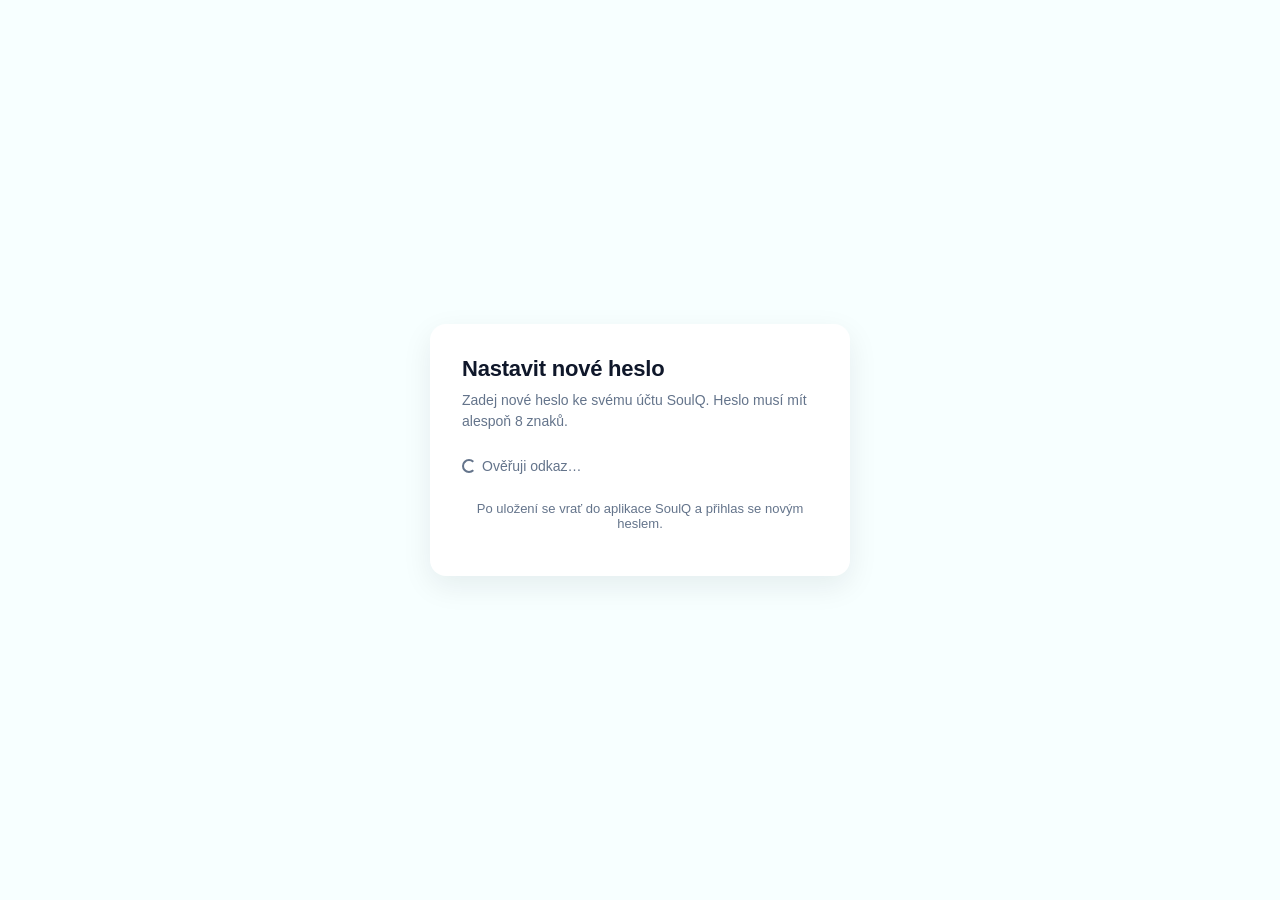
<file: reset-password.html>
<!doctype html>
<html lang="cs">
<head>
  <meta charset="utf-8" />
  <meta name="viewport" content="width=device-width, initial-scale=1, viewport-fit=cover" />
  <meta name="color-scheme" content="light dark" />
  <title>Obnova hesla — SoulQ</title>
  <style>
    :root {
      --primary: #047283;
      --primary-hover: #035c6a;
      --bg: #f7ffff;
      --card: #ffffff;
      --text: #0f172a;
      --muted: #64748b;
      --border: #e2e8f0;
      --error-bg: #fef2f2;
      --error-text: #b91c1c;
      --success-bg: #ecfdf5;
      --success-text: #047857;
    }
    @media (prefers-color-scheme: dark) {
      :root {
        --bg: #111121;
        --card: #1c1b29;
        --text: #f8fafc;
        --muted: #94a3b8;
        --border: #334155;
        --error-bg: #2a1414;
        --error-text: #fca5a5;
        --success-bg: #102a1f;
        --success-text: #6ee7b7;
      }
    }
    * { box-sizing: border-box; }
    html, body { margin: 0; padding: 0; }
    body {
      font-family: -apple-system, BlinkMacSystemFont, "Segoe UI", Roboto, "Helvetica Neue", Arial, sans-serif;
      background: var(--bg);
      color: var(--text);
      min-height: 100dvh;
      display: grid;
      place-items: center;
      padding: 24px;
    }
    .card {
      background: var(--card);
      border-radius: 16px;
      box-shadow: 0 10px 30px rgba(15, 23, 42, 0.08);
      padding: 32px;
      width: 100%;
      max-width: 420px;
    }
    h1 {
      margin: 0 0 8px;
      font-size: 22px;
      letter-spacing: -0.01em;
    }
    p.lead {
      margin: 0 0 24px;
      color: var(--muted);
      font-size: 14px;
      line-height: 1.5;
    }
    label {
      display: block;
      font-size: 13px;
      color: var(--muted);
      margin: 12px 0 6px;
    }
    input[type="password"] {
      width: 100%;
      padding: 12px 14px;
      border: 1px solid var(--border);
      border-radius: 10px;
      background: transparent;
      color: var(--text);
      font-size: 15px;
      outline: none;
      transition: border-color 120ms ease;
    }
    input[type="password"]:focus {
      border-color: var(--primary);
    }
    button {
      width: 100%;
      margin-top: 20px;
      padding: 12px 16px;
      background: var(--primary);
      color: #ffffff;
      border: none;
      border-radius: 10px;
      font-size: 15px;
      font-weight: 600;
      cursor: pointer;
      transition: background-color 120ms ease, opacity 120ms ease;
    }
    button:hover:not(:disabled) { background: var(--primary-hover); }
    button:disabled { opacity: 0.6; cursor: not-allowed; }
    .alert {
      padding: 12px 14px;
      border-radius: 10px;
      font-size: 14px;
      line-height: 1.4;
      margin-bottom: 16px;
    }
    .alert.error { background: var(--error-bg); color: var(--error-text); }
    .alert.success { background: var(--success-bg); color: var(--success-text); }
    .hidden { display: none !important; }
    .footer {
      margin-top: 24px;
      text-align: center;
      font-size: 13px;
      color: var(--muted);
    }
    .spinner {
      display: inline-block;
      width: 14px; height: 14px;
      border: 2px solid currentColor;
      border-right-color: transparent;
      border-radius: 50%;
      animation: spin 0.7s linear infinite;
      vertical-align: -2px;
      margin-right: 6px;
    }
    @keyframes spin { to { transform: rotate(360deg); } }
  </style>
</head>
<body>
  <main class="card" aria-live="polite">
    <h1>Nastavit nové heslo</h1>
    <p class="lead">Zadej nové heslo ke svému účtu SoulQ. Heslo musí mít alespoň 8 znaků.</p>

    <div id="status" class="alert hidden"></div>

    <div id="loading">
      <p class="lead"><span class="spinner"></span>Ověřuji odkaz…</p>
    </div>

    <form id="form" class="hidden" autocomplete="off" novalidate>
      <label for="password">Nové heslo</label>
      <input id="password" name="password" type="password" minlength="8" required autocomplete="new-password" />

      <label for="confirm">Heslo znovu</label>
      <input id="confirm" name="confirm" type="password" minlength="8" required autocomplete="new-password" />

      <button id="submit" type="submit">Uložit nové heslo</button>
    </form>

    <p class="footer">Po uložení se vrať do aplikace SoulQ a přihlas se novým heslem.</p>
  </main>

  <script type="module">
    import { createClient } from "https://esm.sh/@supabase/supabase-js@2";

    // === Konfigurace (anon key je veřejný — chráněno přes RLS) ===
    const SUPABASE_URL = "https://mtyjxasthlbukolfkupa.supabase.co";
    const SUPABASE_ANON_KEY = "eyJhbGciOiJIUzI1NiIsInR5cCI6IkpXVCJ9.eyJpc3MiOiJzdXBhYmFzZSIsInJlZiI6Im10eWp4YXN0aGxidWtvbGZrdXBhIiwicm9sZSI6ImFub24iLCJpYXQiOjE3NzYyNTAxNjEsImV4cCI6MjA5MTgyNjE2MX0.SHRv79B02LNaSekgBnVmtLPPSZO8f-8n3kPkA4o4SFM";

    const supabase = createClient(SUPABASE_URL, SUPABASE_ANON_KEY, {
      auth: { flowType: "pkce", detectSessionInUrl: true, persistSession: false },
    });

    const $ = (id) => document.getElementById(id);
    const statusEl = $("status");
    const loadingEl = $("loading");
    const formEl = $("form");
    const submitBtn = $("submit");

    function showError(msg) {
      statusEl.className = "alert error";
      statusEl.textContent = msg;
      statusEl.classList.remove("hidden");
    }
    function showSuccess(msg) {
      statusEl.className = "alert success";
      statusEl.textContent = msg;
      statusEl.classList.remove("hidden");
    }
    function setLoading(on, label = "Uložit nové heslo") {
      submitBtn.disabled = on;
      submitBtn.innerHTML = on ? '<span class="spinner"></span>Ukládám…' : label;
    }

    async function init() {
      const url = new URL(window.location.href);
      const code = url.searchParams.get("code");
      const tokenHash = url.searchParams.get("token_hash");
      const type = url.searchParams.get("type");
      const errorDescription = url.searchParams.get("error_description");

      if (errorDescription) {
        loadingEl.classList.add("hidden");
        showError(decodeURIComponent(errorDescription).replace(/\+/g, " "));
        return;
      }

      try {
        if (code) {
          // PKCE flow
          const { error } = await supabase.auth.exchangeCodeForSession(code);
          if (error) throw error;
        } else if (tokenHash && type === "recovery") {
          // Token hash flow
          const { error } = await supabase.auth.verifyOtp({ token_hash: tokenHash, type: "recovery" });
          if (error) throw error;
        } else {
          // Maybe SDK already processed the URL on load — verify session exists
          const { data: { session } } = await supabase.auth.getSession();
          if (!session) {
            throw new Error("Tento odkaz není platný nebo už vypršel. Vyžádej si v aplikaci nový email pro obnovu hesla.");
          }
        }
        loadingEl.classList.add("hidden");
        formEl.classList.remove("hidden");
        $("password").focus();
      } catch (err) {
        loadingEl.classList.add("hidden");
        showError(err?.message ?? "Nepodařilo se ověřit odkaz.");
      }
    }

    formEl.addEventListener("submit", async (e) => {
      e.preventDefault();
      const pw = $("password").value;
      const confirm = $("confirm").value;
      statusEl.classList.add("hidden");

      if (pw.length < 8) return showError("Heslo musí mít alespoň 8 znaků.");
      if (pw !== confirm) return showError("Hesla se neshodují.");

      setLoading(true);
      try {
        const { error } = await supabase.auth.updateUser({ password: pw });
        if (error) throw error;
        formEl.classList.add("hidden");
        showSuccess("Heslo bylo úspěšně změněno. Vrať se do aplikace SoulQ a přihlas se.");
        await supabase.auth.signOut();
      } catch (err) {
        showError(err?.message ?? "Nepodařilo se uložit nové heslo.");
      } finally {
        setLoading(false);
      }
    });

    init();
  </script>
</body>
</html>
</file>
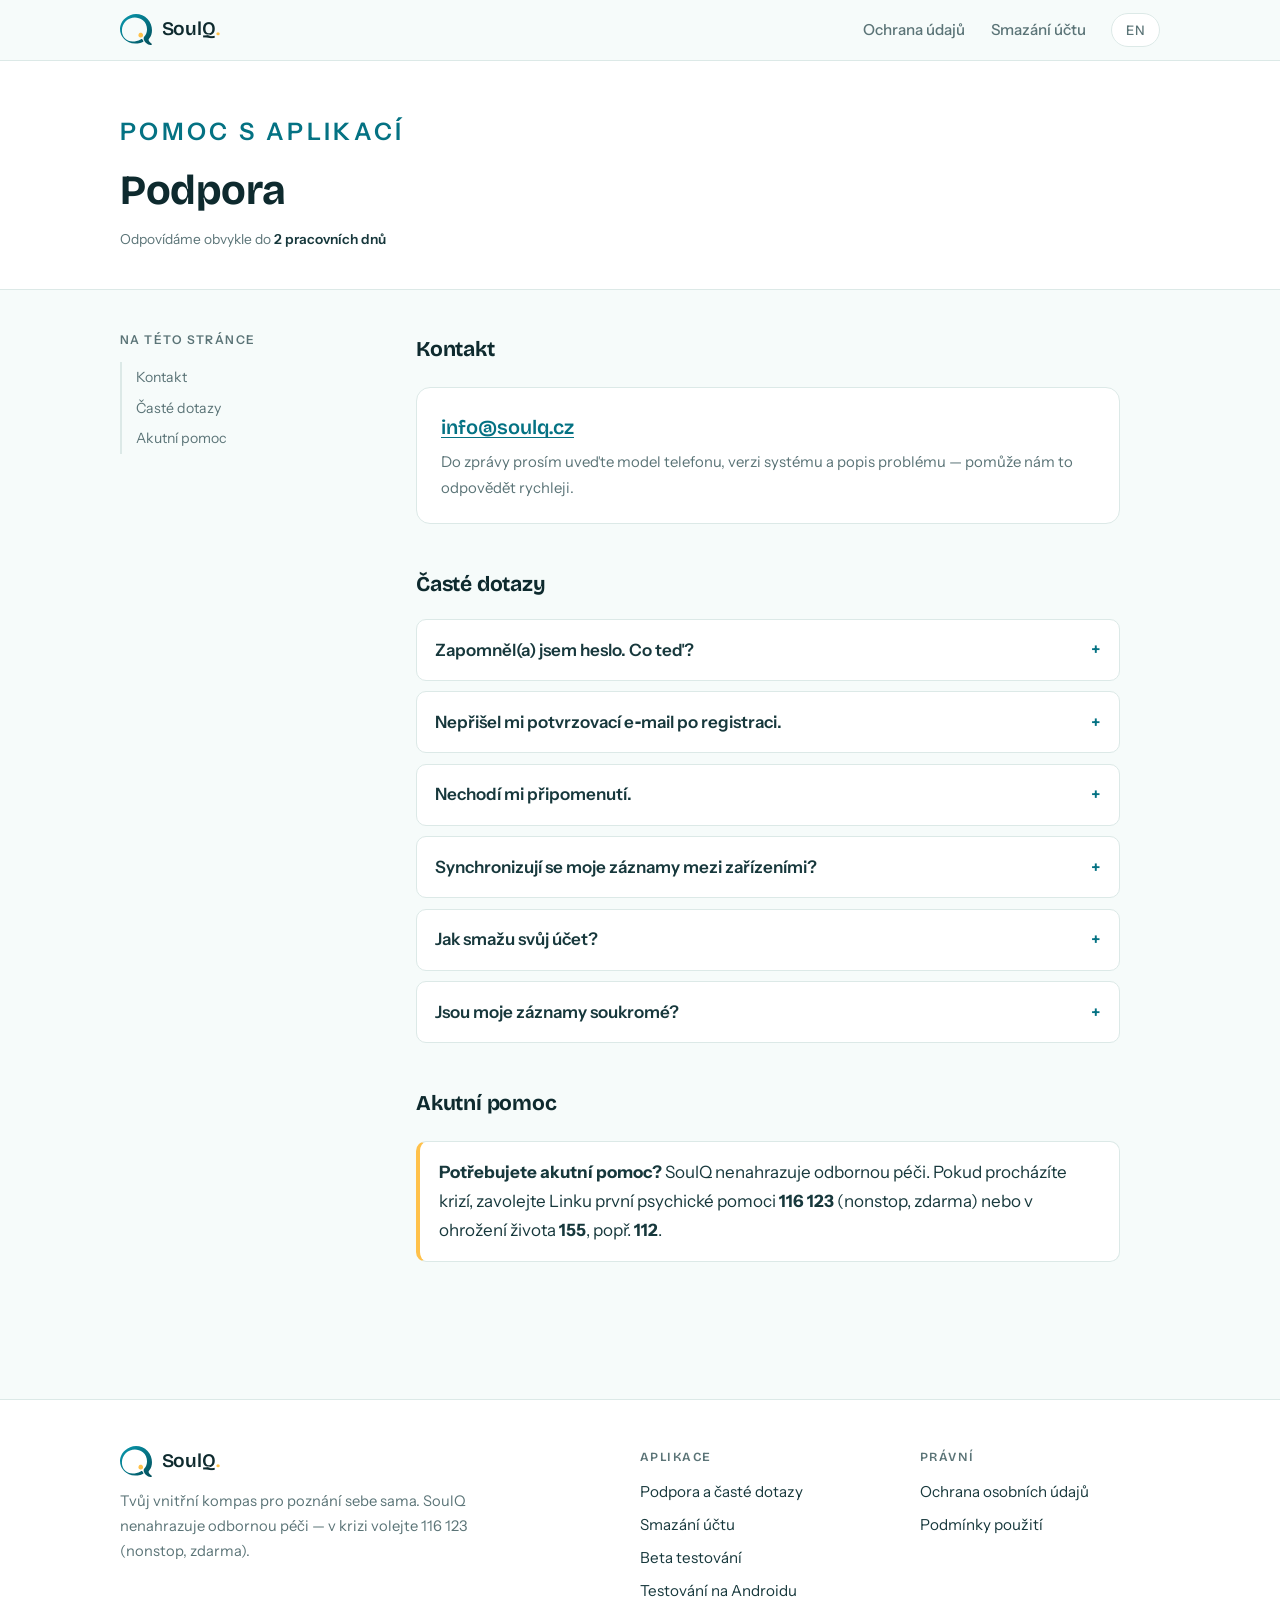
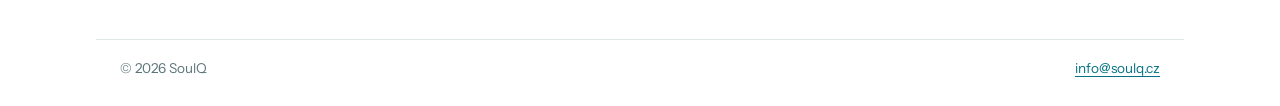
<file: support.html>
<!DOCTYPE html>
<html lang="cs">
<head>
  <meta charset="UTF-8">
  <meta name="viewport" content="width=device-width, initial-scale=1.0">
  <title>Podpora — SoulQ</title>
  <meta name="description" content="Podpora a časté dotazy k aplikaci SoulQ.">
  <link rel="icon" href="assets/favicon.svg" type="image/svg+xml">
  <link rel="icon" href="assets/favicon-32.png" sizes="32x32" type="image/png">
  <link rel="apple-touch-icon" href="assets/apple-touch-icon.png">
  <link rel="preconnect" href="https://fonts.googleapis.com">
  <link rel="preconnect" href="https://fonts.gstatic.com" crossorigin>
  <link href="https://fonts.googleapis.com/css2?family=Bricolage+Grotesque:wght@600;700&family=Instrument+Sans:ital,wght@0,400;0,500;0,600;0,700;1,400&display=swap" rel="stylesheet">
  <link rel="stylesheet" href="assets/style.css">
</head>
<body>
  <header class="site-header">
    <div class="inner">
      <a class="brand" href="index.html"><img src="assets/logo.svg" alt=""><span>SoulQ<span class="dot">.</span></span></a>
      <nav class="site-nav" aria-label="Hlavní navigace">
        <a href="privacy.html">Ochrana údajů</a>
        <a href="delete-account.html" class="hide-sm">Smazání účtu</a>
        <a class="lang-switch" href="en/support.html" lang="en" hreflang="en">EN</a>
      </nav>
    </div>
  </header>

  <div class="doc-hero">
    <div class="inner">
      <p class="eyebrow">Pomoc s aplikací</p>
      <h1>Podpora</h1>
      <p class="doc-meta"><span>Odpovídáme obvykle do <b>2 pracovních dnů</b></span></p>
    </div>
  </div>

  <div class="doc-layout">
    <nav class="toc" aria-label="Obsah stránky">
      <p class="toc-title">Na této stránce</p>
      <ol>
        <li><a href="#kontakt">Kontakt</a></li>
        <li><a href="#faq">Časté dotazy</a></li>
        <li><a href="#krize">Akutní pomoc</a></li>
      </ol>
    </nav>

    <main class="doc">
      <h2 id="kontakt" style="margin-top:0">Kontakt</h2>
      <div class="contact-card">
        <a class="mail" href="mailto:info@soulq.cz?subject=SoulQ%20%E2%80%94%20podpora">info@soulq.cz</a>
        <p>Do zprávy prosím uveďte model telefonu, verzi systému a popis problému — pomůže nám to odpovědět rychleji.</p>
      </div>

      <h2 id="faq">Časté dotazy</h2>
      <div class="faq">
        <details>
          <summary>Zapomněl(a) jsem heslo. Co teď?</summary>
          <p>Na přihlašovací obrazovce zvolte <em>Zapomenuté heslo</em> a zadejte svůj e‑mail. Pošleme vám odkaz pro nastavení nového hesla. Zkontrolujte i složku se spamem.</p>
        </details>
        <details>
          <summary>Nepřišel mi potvrzovací e‑mail po registraci.</summary>
          <p>Zkontrolujte spam a nevyžádanou poštu. V aplikaci lze potvrzovací e‑mail poslat znovu z přihlašovací obrazovky.</p>
        </details>
        <details>
          <summary>Nechodí mi připomenutí.</summary>
          <p>Zkontrolujte, že má SoulQ povolená oznámení v nastavení systému a že není omezena na pozadí (např. úsporou baterie). Na Androidu 12+ může být potřeba povolit také „Budíky a připomenutí“.</p>
        </details>
        <details>
          <summary>Synchronizují se moje záznamy mezi zařízeními?</summary>
          <p>Ano — když jste přihlášeni ke svému účtu, záznamy se automaticky zálohují a synchronizují. Bez připojení k internetu aplikace funguje dál a data se doplní po připojení.</p>
        </details>
        <details>
          <summary>Jak smažu svůj účet?</summary>
          <p>Přímo v aplikaci: <em>Profil → Nastavení → Smazat účet</em>. Podrobný postup včetně žádosti e‑mailem najdete na stránce <a href="delete-account.html">Smazání účtu</a>.</p>
        </details>
        <details>
          <summary>Jsou moje záznamy soukromé?</summary>
          <p>Ano. Vaše záznamy vidíte pouze vy, nezobrazujeme reklamy a data neprodáváme. Podrobnosti najdete v <a href="privacy.html">Zásadách ochrany osobních údajů</a>.</p>
        </details>
      </div>

      <h2 id="krize">Akutní pomoc</h2>
      <div class="notice">
        <p><strong>Potřebujete akutní pomoc?</strong> SoulQ nenahrazuje odbornou péči. Pokud procházíte krizí, zavolejte Linku první psychické pomoci <strong>116 123</strong> (nonstop, zdarma) nebo v ohrožení života <strong>155</strong>, popř. <strong>112</strong>.</p>
      </div>
    </main>
  </div>

  <footer class="site-footer">
    <div class="inner">
      <div class="about">
        <a class="brand" href="index.html"><img src="assets/logo.svg" alt=""><span>SoulQ<span class="dot">.</span></span></a>
        <p>Tvůj vnitřní kompas pro poznání sebe sama. SoulQ nenahrazuje odbornou péči — v krizi volejte 116&nbsp;123 (nonstop, zdarma).</p>
      </div>
      <nav aria-label="Aplikace">
        <h3>Aplikace</h3>
        <ul>
          <li><a href="support.html">Podpora a časté dotazy</a></li>
          <li><a href="delete-account.html">Smazání účtu</a></li>
          <li><a href="beta.html">Beta testování</a></li>
          <li><a href="android.html">Testování na Androidu</a></li>
        </ul>
      </nav>
      <nav aria-label="Právní informace">
        <h3>Právní</h3>
        <ul>
          <li><a href="privacy.html">Ochrana osobních údajů</a></li>
          <li><a href="terms.html">Podmínky použití</a></li>
        </ul>
      </nav>
    </div>
    <div class="bottom">
      <span>© 2026 SoulQ</span>
      <span><a href="mailto:info@soulq.cz">info@soulq.cz</a></span>
    </div>
  </footer>
</body>
</html>
</file>
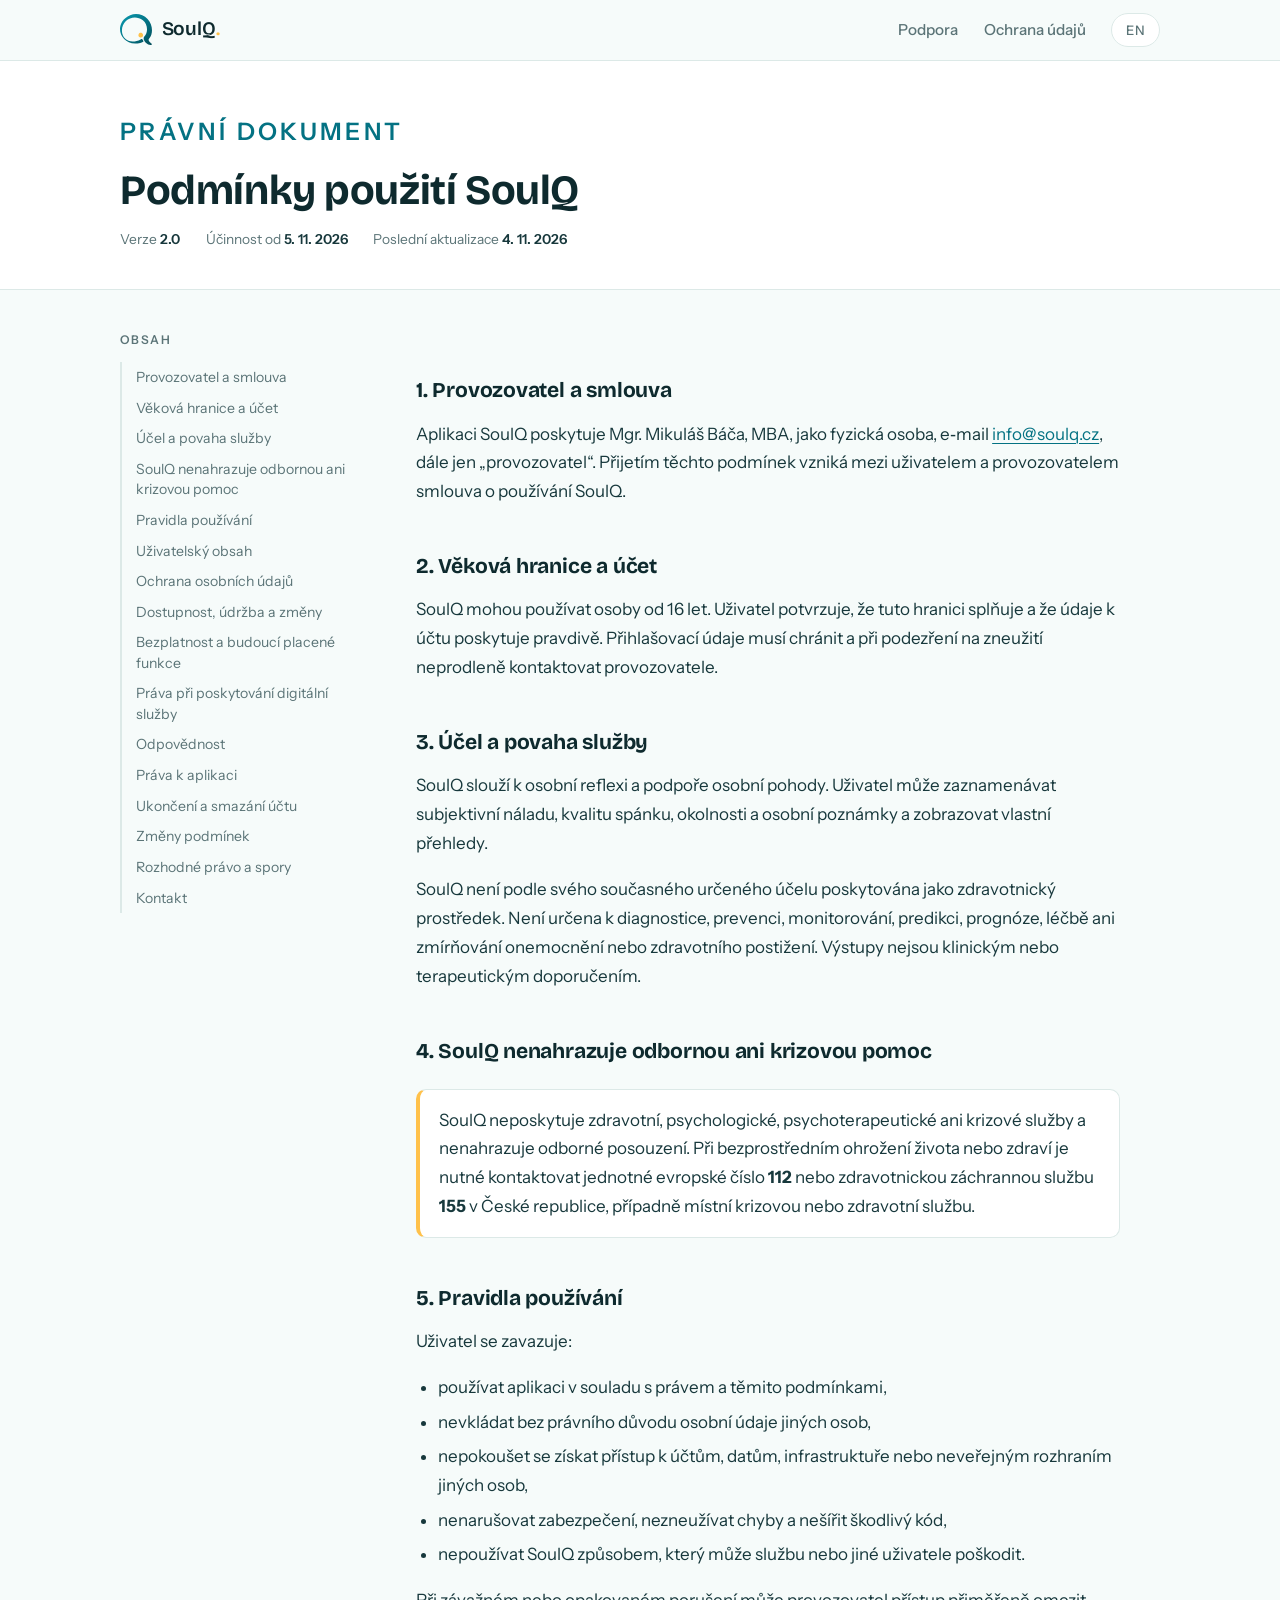
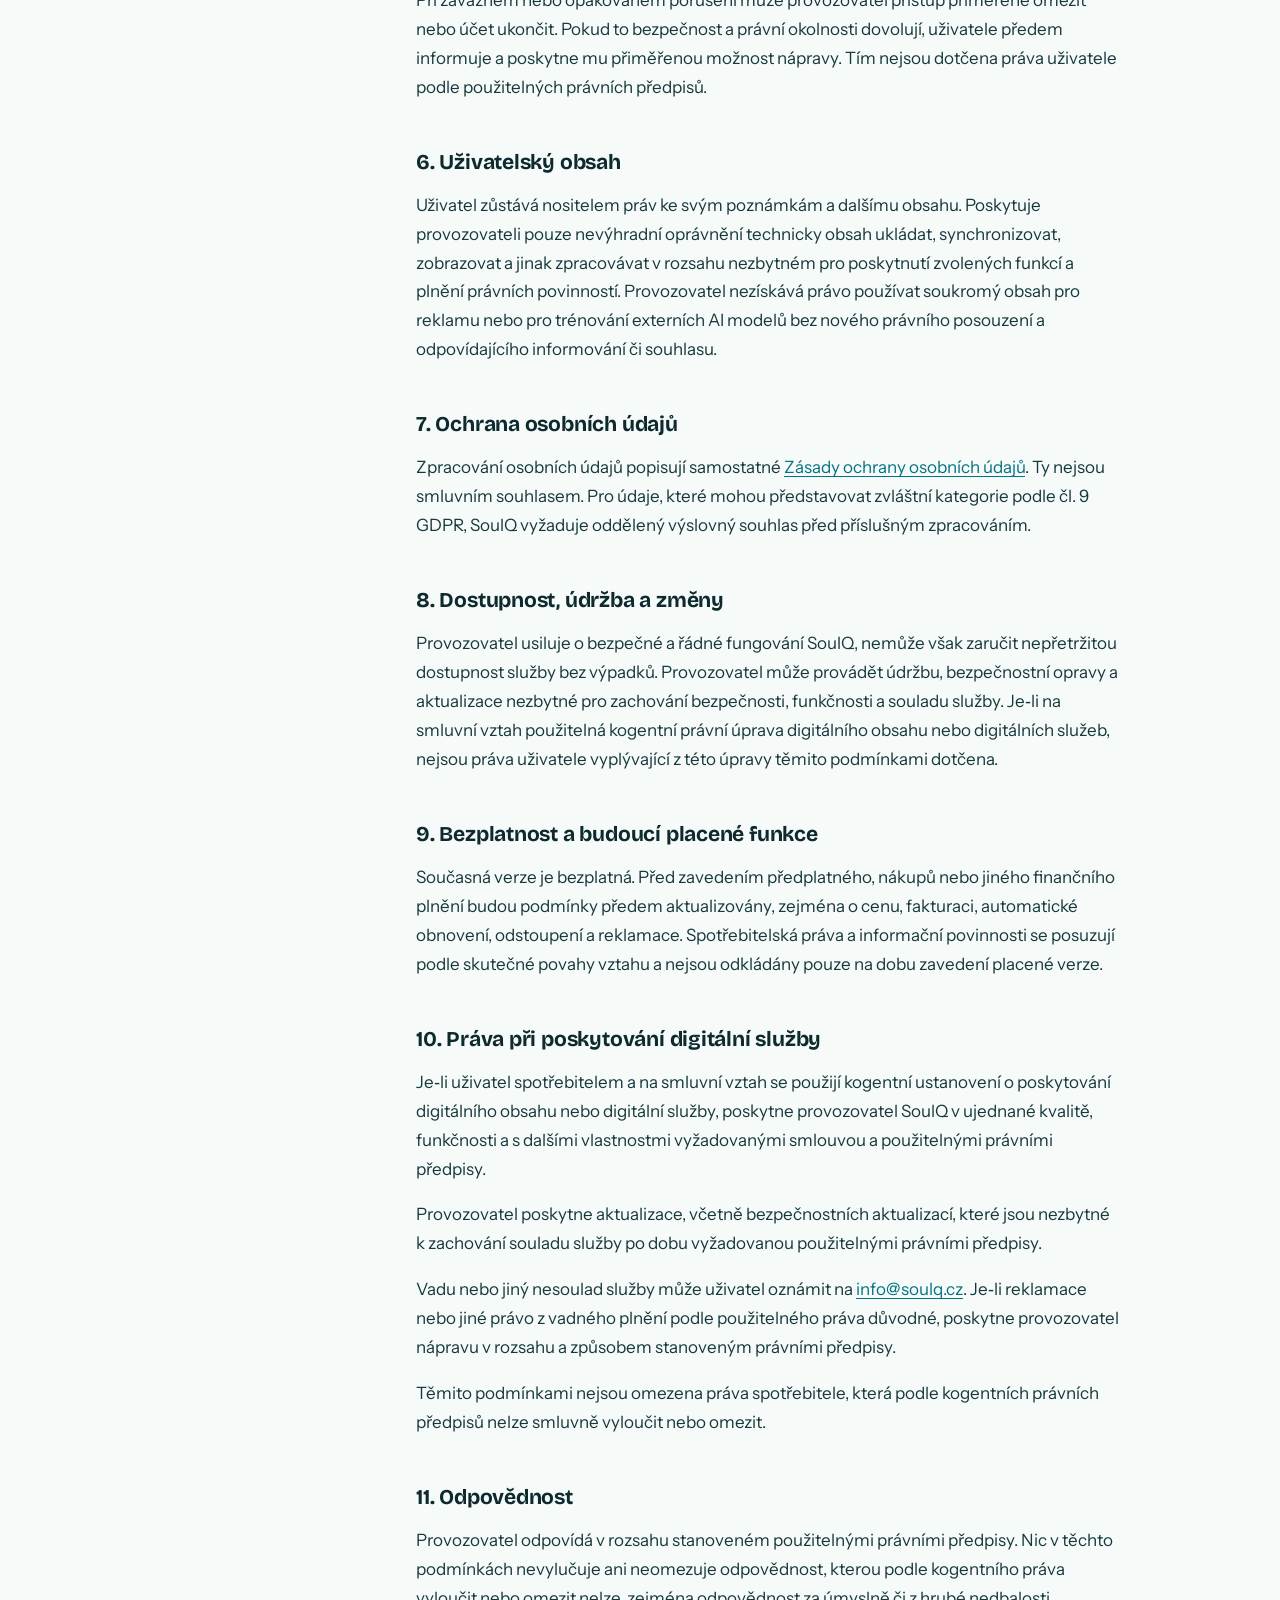
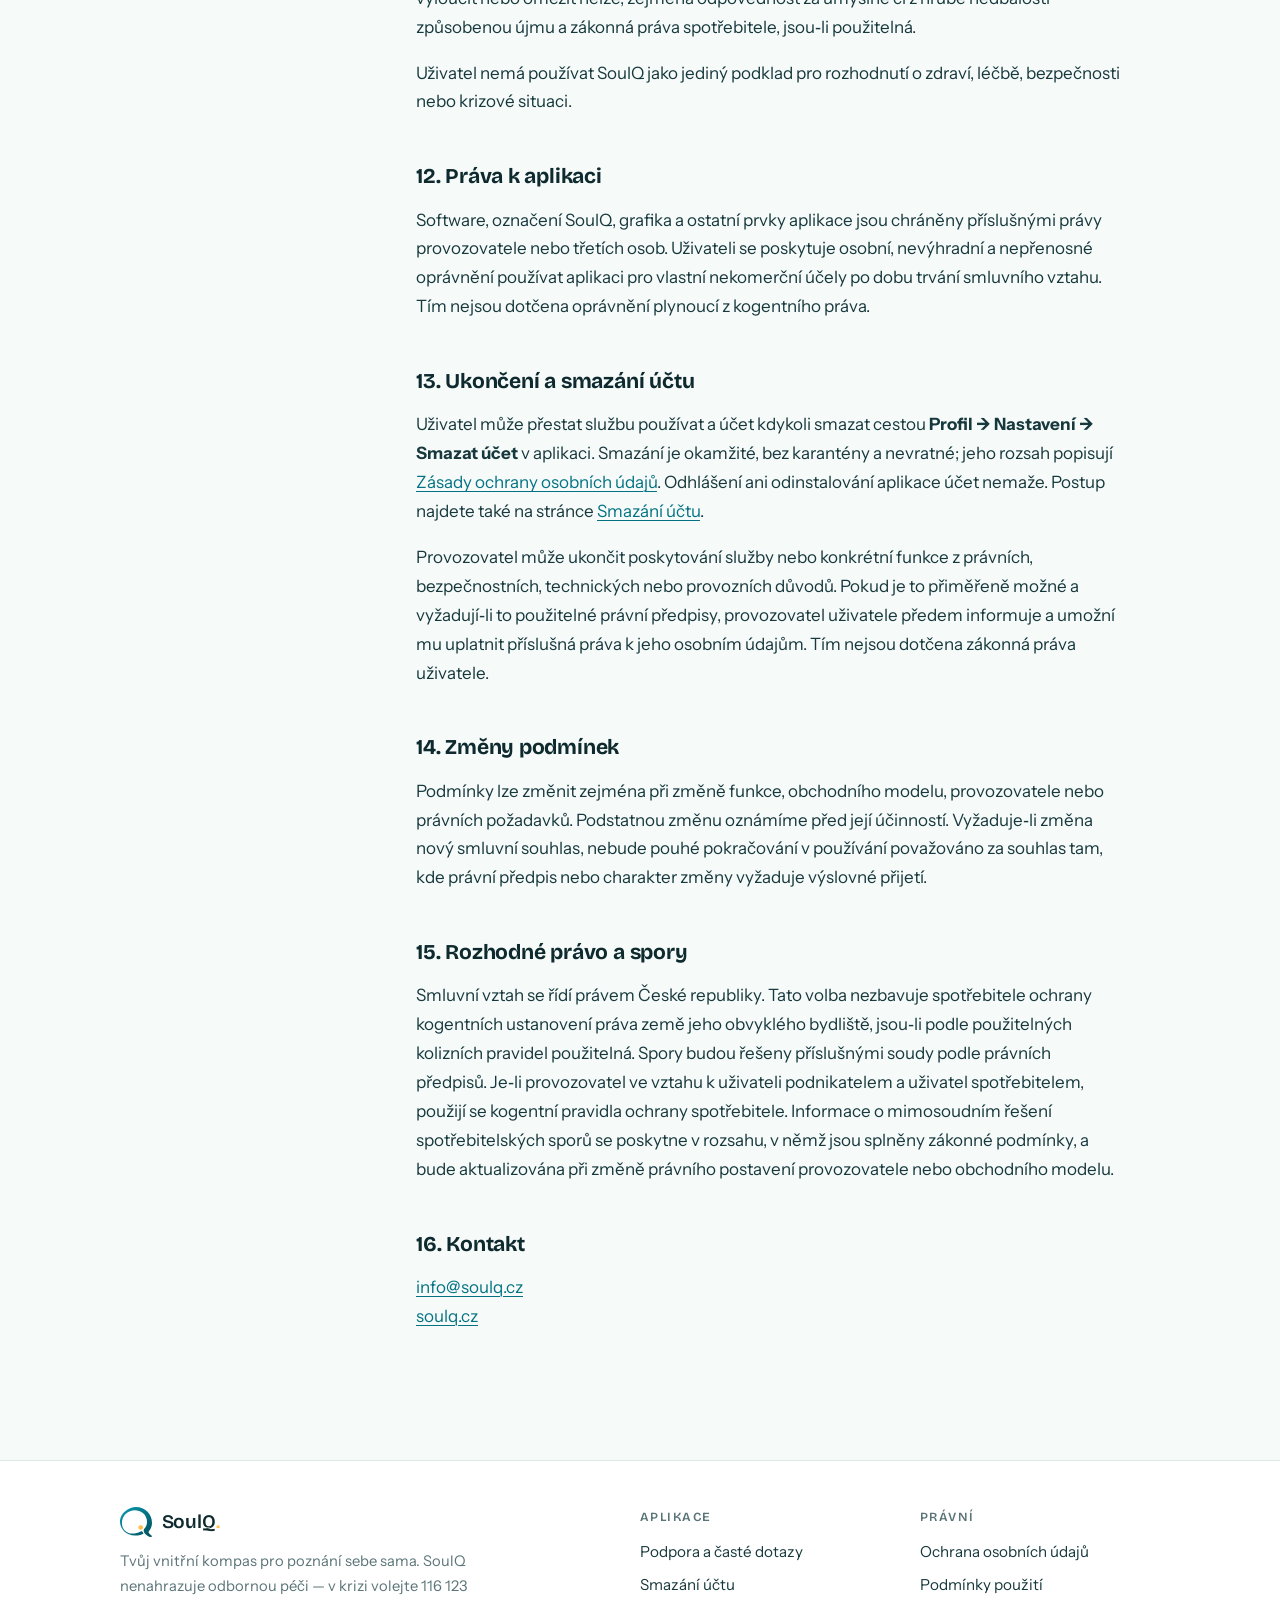
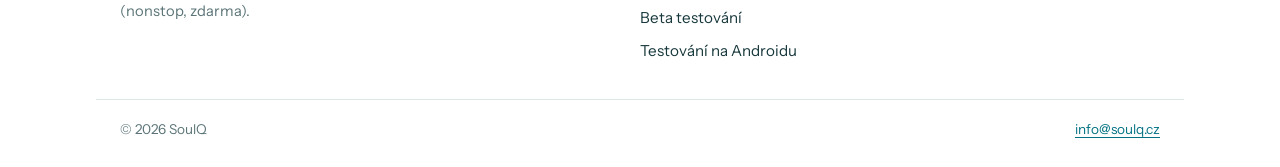
<file: terms.html>
<!DOCTYPE html>
<html lang="cs">
<head>
  <meta charset="UTF-8">
  <meta name="viewport" content="width=device-width, initial-scale=1.0">
  <title>Podmínky použití — SoulQ</title>
  <meta name="description" content="Podmínky použití aplikace SoulQ (verze 2.0, účinné od 5. 11. 2026).">
  <link rel="icon" href="assets/favicon.svg" type="image/svg+xml">
  <link rel="icon" href="assets/favicon-32.png" sizes="32x32" type="image/png">
  <link rel="apple-touch-icon" href="assets/apple-touch-icon.png">
  <link rel="preconnect" href="https://fonts.googleapis.com">
  <link rel="preconnect" href="https://fonts.gstatic.com" crossorigin>
  <link href="https://fonts.googleapis.com/css2?family=Bricolage+Grotesque:wght@600;700&family=Instrument+Sans:ital,wght@0,400;0,500;0,600;0,700;1,400&display=swap" rel="stylesheet">
  <link rel="stylesheet" href="assets/style.css">
</head>
<body>
  <header class="site-header">
    <div class="inner">
      <a class="brand" href="index.html"><img src="assets/logo.svg" alt=""><span>SoulQ<span class="dot">.</span></span></a>
      <nav class="site-nav" aria-label="Hlavní navigace">
        <a href="support.html">Podpora</a>
        <a href="privacy.html" class="hide-sm">Ochrana údajů</a>
        <a class="lang-switch" href="en/terms.html" lang="en" hreflang="en">EN</a>
      </nav>
    </div>
  </header>

  <div class="doc-hero">
    <div class="inner">
      <p class="eyebrow">Právní dokument</p>
      <h1>Podmínky použití SoulQ</h1>
      <p class="doc-meta"><span>Verze <b>2.0</b></span><span>Účinnost od <b>5. 11. 2026</b></span><span>Poslední aktualizace <b>4. 11. 2026</b></span></p>
    </div>
  </div>

  <div class="doc-layout">
    <nav class="toc" aria-label="Obsah dokumentu">
      <p class="toc-title">Obsah</p>
      <ol>
        <li><a href="#provozovatel">Provozovatel a smlouva</a></li>
        <li><a href="#vek">Věková hranice a účet</a></li>
        <li><a href="#ucel">Účel a povaha služby</a></li>
        <li><a href="#pomoc">SoulQ nenahrazuje odbornou ani krizovou pomoc</a></li>
        <li><a href="#pravidla">Pravidla používání</a></li>
        <li><a href="#obsah">Uživatelský obsah</a></li>
        <li><a href="#osobni-udaje">Ochrana osobních údajů</a></li>
        <li><a href="#dostupnost">Dostupnost, údržba a změny</a></li>
        <li><a href="#bezplatnost">Bezplatnost a budoucí placené funkce</a></li>
        <li><a href="#digitalni-sluzba">Práva při poskytování digitální služby</a></li>
        <li><a href="#odpovednost">Odpovědnost</a></li>
        <li><a href="#prava-k-aplikaci">Práva k aplikaci</a></li>
        <li><a href="#ukonceni">Ukončení a smazání účtu</a></li>
        <li><a href="#zmeny">Změny podmínek</a></li>
        <li><a href="#pravo">Rozhodné právo a spory</a></li>
        <li><a href="#kontakt">Kontakt</a></li>
      </ol>
    </nav>

    <main class="doc">
      <h2 id="provozovatel">1. Provozovatel a smlouva</h2>
      <p>Aplikaci SoulQ poskytuje Mgr. Mikuláš Báča, MBA, jako fyzická osoba, e‑mail <a href="mailto:info@soulq.cz">info@soulq.cz</a>, dále jen „provozovatel“. Přijetím těchto podmínek vzniká mezi uživatelem a provozovatelem smlouva o používání SoulQ.</p>

      <h2 id="vek">2. Věková hranice a účet</h2>
      <p>SoulQ mohou používat osoby od 16 let. Uživatel potvrzuje, že tuto hranici splňuje a že údaje k účtu poskytuje pravdivě. Přihlašovací údaje musí chránit a při podezření na zneužití neprodleně kontaktovat provozovatele.</p>

      <h2 id="ucel">3. Účel a povaha služby</h2>
      <p>SoulQ slouží k osobní reflexi a podpoře osobní pohody. Uživatel může zaznamenávat subjektivní náladu, kvalitu spánku, okolnosti a osobní poznámky a zobrazovat vlastní přehledy.</p>
      <p>SoulQ není podle svého současného určeného účelu poskytována jako zdravotnický prostředek. Není určena k diagnostice, prevenci, monitorování, predikci, prognóze, léčbě ani zmírňování onemocnění nebo zdravotního postižení. Výstupy nejsou klinickým nebo terapeutickým doporučením.</p>

      <h2 id="pomoc">4. SoulQ nenahrazuje odbornou ani krizovou pomoc</h2>
      <div class="notice">
        <p>SoulQ neposkytuje zdravotní, psychologické, psychoterapeutické ani krizové služby a nenahrazuje odborné posouzení. Při bezprostředním ohrožení života nebo zdraví je nutné kontaktovat jednotné evropské číslo <strong>112</strong> nebo zdravotnickou záchrannou službu <strong>155</strong> v České republice, případně místní krizovou nebo zdravotní službu.</p>
      </div>

      <h2 id="pravidla">5. Pravidla používání</h2>
      <p>Uživatel se zavazuje:</p>
      <ul>
        <li>používat aplikaci v souladu s právem a těmito podmínkami,</li>
        <li>nevkládat bez právního důvodu osobní údaje jiných osob,</li>
        <li>nepokoušet se získat přístup k účtům, datům, infrastruktuře nebo neveřejným rozhraním jiných osob,</li>
        <li>nenarušovat zabezpečení, nezneužívat chyby a nešířit škodlivý kód,</li>
        <li>nepoužívat SoulQ způsobem, který může službu nebo jiné uživatele poškodit.</li>
      </ul>
      <p>Při závažném nebo opakovaném porušení může provozovatel přístup přiměřeně omezit nebo účet ukončit. Pokud to bezpečnost a právní okolnosti dovolují, uživatele předem informuje a poskytne mu přiměřenou možnost nápravy. Tím nejsou dotčena práva uživatele podle použitelných právních předpisů.</p>

      <h2 id="obsah">6. Uživatelský obsah</h2>
      <p>Uživatel zůstává nositelem práv ke svým poznámkám a dalšímu obsahu. Poskytuje provozovateli pouze nevýhradní oprávnění technicky obsah ukládat, synchronizovat, zobrazovat a jinak zpracovávat v rozsahu nezbytném pro poskytnutí zvolených funkcí a plnění právních povinností. Provozovatel nezískává právo používat soukromý obsah pro reklamu nebo pro trénování externích AI modelů bez nového právního posouzení a odpovídajícího informování či souhlasu.</p>

      <h2 id="osobni-udaje">7. Ochrana osobních údajů</h2>
      <p>Zpracování osobních údajů popisují samostatné <a href="privacy.html">Zásady ochrany osobních údajů</a>. Ty nejsou smluvním souhlasem. Pro údaje, které mohou představovat zvláštní kategorie podle čl. 9 GDPR, SoulQ vyžaduje oddělený výslovný souhlas před příslušným zpracováním.</p>

      <h2 id="dostupnost">8. Dostupnost, údržba a změny</h2>
      <p>Provozovatel usiluje o bezpečné a řádné fungování SoulQ, nemůže však zaručit nepřetržitou dostupnost služby bez výpadků. Provozovatel může provádět údržbu, bezpečnostní opravy a aktualizace nezbytné pro zachování bezpečnosti, funkčnosti a souladu služby. Je‑li na smluvní vztah použitelná kogentní právní úprava digitálního obsahu nebo digitálních služeb, nejsou práva uživatele vyplývající z této úpravy těmito podmínkami dotčena.</p>

      <h2 id="bezplatnost">9. Bezplatnost a budoucí placené funkce</h2>
      <p>Současná verze je bezplatná. Před zavedením předplatného, nákupů nebo jiného finančního plnění budou podmínky předem aktualizovány, zejména o cenu, fakturaci, automatické obnovení, odstoupení a reklamace. Spotřebitelská práva a informační povinnosti se posuzují podle skutečné povahy vztahu a nejsou odkládány pouze na dobu zavedení placené verze.</p>

      <h2 id="digitalni-sluzba">10. Práva při poskytování digitální služby</h2>
      <p>Je‑li uživatel spotřebitelem a na smluvní vztah se použijí kogentní ustanovení o poskytování digitálního obsahu nebo digitální služby, poskytne provozovatel SoulQ v ujednané kvalitě, funkčnosti a s dalšími vlastnostmi vyžadovanými smlouvou a použitelnými právními předpisy.</p>
      <p>Provozovatel poskytne aktualizace, včetně bezpečnostních aktualizací, které jsou nezbytné k zachování souladu služby po dobu vyžadovanou použitelnými právními předpisy.</p>
      <p>Vadu nebo jiný nesoulad služby může uživatel oznámit na <a href="mailto:info@soulq.cz">info@soulq.cz</a>. Je‑li reklamace nebo jiné právo z vadného plnění podle použitelného práva důvodné, poskytne provozovatel nápravu v rozsahu a způsobem stanoveným právními předpisy.</p>
      <p>Těmito podmínkami nejsou omezena práva spotřebitele, která podle kogentních právních předpisů nelze smluvně vyloučit nebo omezit.</p>

      <h2 id="odpovednost">11. Odpovědnost</h2>
      <p>Provozovatel odpovídá v rozsahu stanoveném použitelnými právními předpisy. Nic v těchto podmínkách nevylučuje ani neomezuje odpovědnost, kterou podle kogentního práva vyloučit nebo omezit nelze, zejména odpovědnost za úmyslně či z hrubé nedbalosti způsobenou újmu a zákonná práva spotřebitele, jsou‑li použitelná.</p>
      <p>Uživatel nemá používat SoulQ jako jediný podklad pro rozhodnutí o zdraví, léčbě, bezpečnosti nebo krizové situaci.</p>

      <h2 id="prava-k-aplikaci">12. Práva k aplikaci</h2>
      <p>Software, označení SoulQ, grafika a ostatní prvky aplikace jsou chráněny příslušnými právy provozovatele nebo třetích osob. Uživateli se poskytuje osobní, nevýhradní a nepřenosné oprávnění používat aplikaci pro vlastní nekomerční účely po dobu trvání smluvního vztahu. Tím nejsou dotčena oprávnění plynoucí z kogentního práva.</p>

      <h2 id="ukonceni">13. Ukončení a smazání účtu</h2>
      <p>Uživatel může přestat službu používat a účet kdykoli smazat cestou <strong>Profil → Nastavení → Smazat účet</strong> v aplikaci. Smazání je okamžité, bez karantény a nevratné; jeho rozsah popisují <a href="privacy.html">Zásady ochrany osobních údajů</a>. Odhlášení ani odinstalování aplikace účet nemaže. Postup najdete také na stránce <a href="delete-account.html">Smazání účtu</a>.</p>
      <p>Provozovatel může ukončit poskytování služby nebo konkrétní funkce z právních, bezpečnostních, technických nebo provozních důvodů. Pokud je to přiměřeně možné a vyžadují‑li to použitelné právní předpisy, provozovatel uživatele předem informuje a umožní mu uplatnit příslušná práva k jeho osobním údajům. Tím nejsou dotčena zákonná práva uživatele.</p>

      <h2 id="zmeny">14. Změny podmínek</h2>
      <p>Podmínky lze změnit zejména při změně funkce, obchodního modelu, provozovatele nebo právních požadavků. Podstatnou změnu oznámíme před její účinností. Vyžaduje‑li změna nový smluvní souhlas, nebude pouhé pokračování v používání považováno za souhlas tam, kde právní předpis nebo charakter změny vyžaduje výslovné přijetí.</p>

      <h2 id="pravo">15. Rozhodné právo a spory</h2>
      <p>Smluvní vztah se řídí právem České republiky. Tato volba nezbavuje spotřebitele ochrany kogentních ustanovení práva země jeho obvyklého bydliště, jsou‑li podle použitelných kolizních pravidel použitelná. Spory budou řešeny příslušnými soudy podle právních předpisů. Je‑li provozovatel ve vztahu k uživateli podnikatelem a uživatel spotřebitelem, použijí se kogentní pravidla ochrany spotřebitele. Informace o mimosoudním řešení spotřebitelských sporů se poskytne v rozsahu, v němž jsou splněny zákonné podmínky, a bude aktualizována při změně právního postavení provozovatele nebo obchodního modelu.</p>

      <h2 id="kontakt">16. Kontakt</h2>
      <p><a href="mailto:info@soulq.cz">info@soulq.cz</a><br>
      <a href="https://soulq.cz">soulq.cz</a></p>
    </main>
  </div>

  <footer class="site-footer">
    <div class="inner">
      <div class="about">
        <a class="brand" href="index.html"><img src="assets/logo.svg" alt=""><span>SoulQ<span class="dot">.</span></span></a>
        <p>Tvůj vnitřní kompas pro poznání sebe sama. SoulQ nenahrazuje odbornou péči — v krizi volejte 116&nbsp;123 (nonstop, zdarma).</p>
      </div>
      <nav aria-label="Aplikace">
        <h3>Aplikace</h3>
        <ul>
          <li><a href="support.html">Podpora a časté dotazy</a></li>
          <li><a href="delete-account.html">Smazání účtu</a></li>
          <li><a href="beta.html">Beta testování</a></li>
          <li><a href="android.html">Testování na Androidu</a></li>
        </ul>
      </nav>
      <nav aria-label="Právní informace">
        <h3>Právní</h3>
        <ul>
          <li><a href="privacy.html">Ochrana osobních údajů</a></li>
          <li><a href="terms.html">Podmínky použití</a></li>
        </ul>
      </nav>
    </div>
    <div class="bottom">
      <span>© 2026 SoulQ</span>
      <span><a href="mailto:info@soulq.cz">info@soulq.cz</a></span>
    </div>
  </footer>
</body>
</html>
</file>
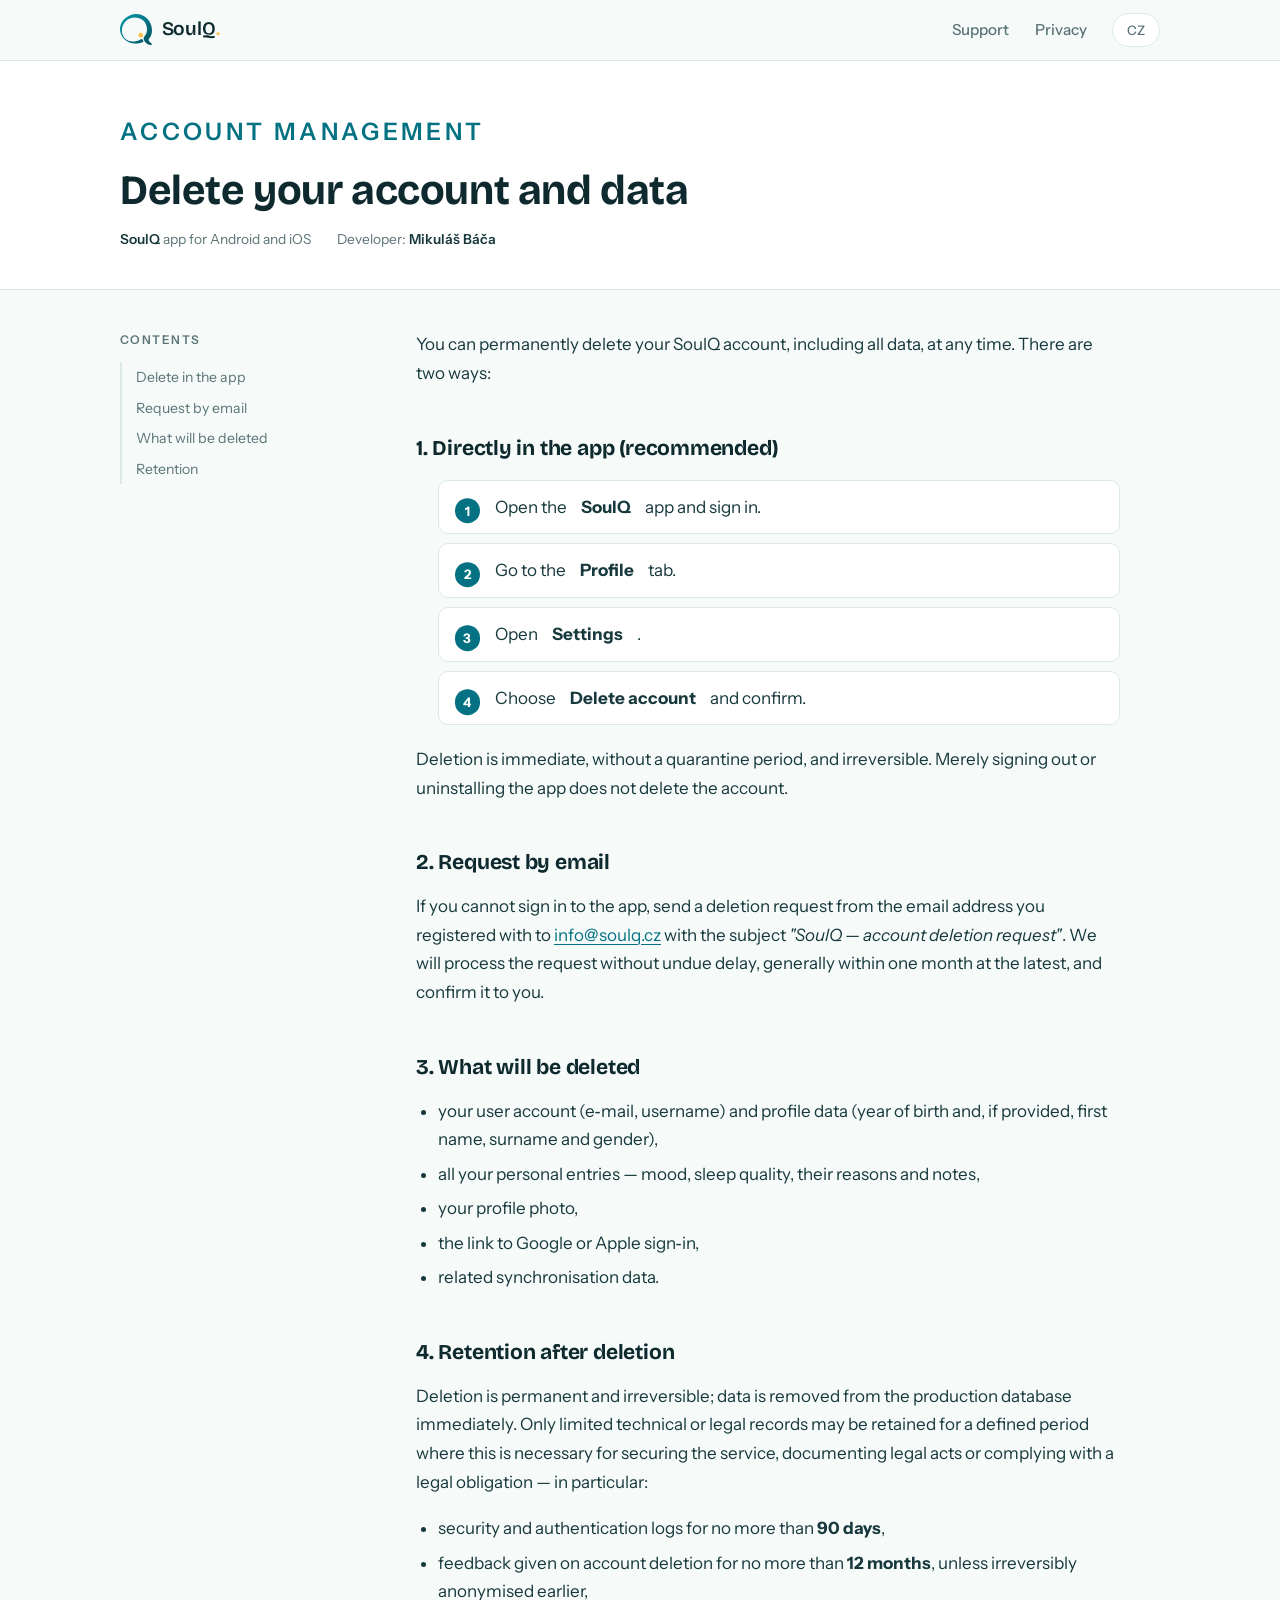
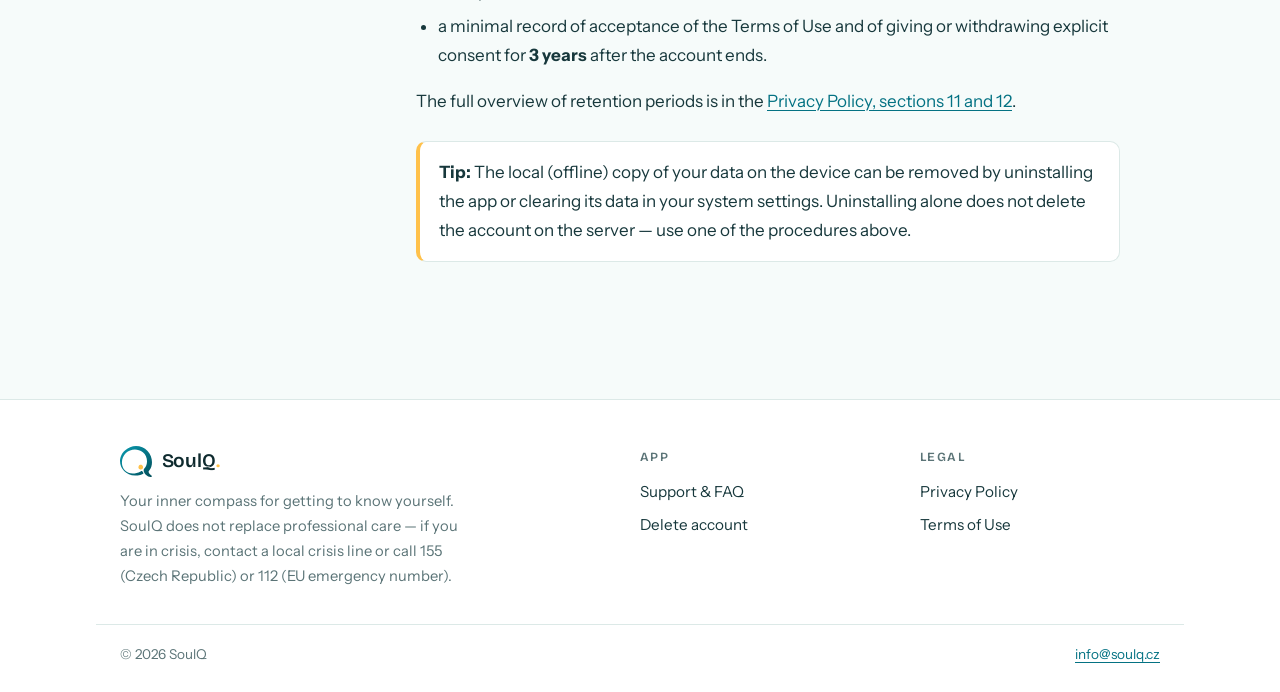
<file: en/delete-account.html>
<!DOCTYPE html>
<html lang="en">
<head>
  <meta charset="UTF-8">
  <meta name="viewport" content="width=device-width, initial-scale=1.0">
  <title>Delete Account — SoulQ</title>
  <meta name="description" content="How to delete your account and all data in the SoulQ app.">
  <link rel="icon" href="../assets/favicon.svg" type="image/svg+xml">
  <link rel="icon" href="../assets/favicon-32.png" sizes="32x32" type="image/png">
  <link rel="apple-touch-icon" href="../assets/apple-touch-icon.png">
  <link rel="preconnect" href="https://fonts.googleapis.com">
  <link rel="preconnect" href="https://fonts.gstatic.com" crossorigin>
  <link href="https://fonts.googleapis.com/css2?family=Bricolage+Grotesque:wght@600;700&family=Instrument+Sans:ital,wght@0,400;0,500;0,600;0,700;1,400&display=swap" rel="stylesheet">
  <link rel="stylesheet" href="../assets/style.css">
</head>
<body>
  <header class="site-header">
    <div class="inner">
      <a class="brand" href="index.html"><img src="../assets/logo.svg" alt=""><span>SoulQ<span class="dot">.</span></span></a>
      <nav class="site-nav" aria-label="Main navigation">
        <a href="support.html">Support</a>
        <a href="privacy.html" class="hide-sm">Privacy</a>
        <a class="lang-switch" href="../delete-account.html" lang="cs" hreflang="cs">CZ</a>
      </nav>
    </div>
  </header>

  <div class="doc-hero">
    <div class="inner">
      <p class="eyebrow">Account management</p>
      <h1>Delete your account and data</h1>
      <p class="doc-meta"><span><b>SoulQ</b> app for Android and iOS</span><span>Developer: <b>Mikuláš Báča</b></span></p>
    </div>
  </div>

  <div class="doc-layout">
    <nav class="toc" aria-label="Table of contents">
      <p class="toc-title">Contents</p>
      <ol>
        <li><a href="#in-app">Delete in the app</a></li>
        <li><a href="#by-email">Request by email</a></li>
        <li><a href="#what">What will be deleted</a></li>
        <li><a href="#retention">Retention</a></li>
      </ol>
    </nav>

    <main class="doc">
      <p>You can permanently delete your SoulQ account, including all data, at any time. There are two ways:</p>

      <h2 id="in-app">1. Directly in the app (recommended)</h2>
      <ol class="steps">
        <li>Open the <strong>SoulQ</strong> app and sign in.</li>
        <li>Go to the <strong>Profile</strong> tab.</li>
        <li>Open <strong>Settings</strong>.</li>
        <li>Choose <strong>Delete account</strong> and confirm.</li>
      </ol>
      <p>Deletion is immediate, without a quarantine period, and irreversible. Merely signing out or uninstalling the app does not delete the account.</p>

      <h2 id="by-email">2. Request by email</h2>
      <p>If you cannot sign in to the app, send a deletion request from the email address you registered with to <a href="mailto:info@soulq.cz?subject=SoulQ%20%E2%80%94%20account%20deletion%20request">info@soulq.cz</a> with the subject <em>"SoulQ — account deletion request"</em>. We will process the request without undue delay, generally within one month at the latest, and confirm it to you.</p>

      <h2 id="what">3. What will be deleted</h2>
      <ul>
        <li>your user account (e‑mail, username) and profile data (year of birth and, if provided, first name, surname and gender),</li>
        <li>all your personal entries — mood, sleep quality, their reasons and notes,</li>
        <li>your profile photo,</li>
        <li>the link to Google or Apple sign‑in,</li>
        <li>related synchronisation data.</li>
      </ul>

      <h2 id="retention">4. Retention after deletion</h2>
      <p>Deletion is permanent and irreversible; data is removed from the production database immediately. Only limited technical or legal records may be retained for a defined period where this is necessary for securing the service, documenting legal acts or complying with a legal obligation — in particular:</p>
      <ul>
        <li>security and authentication logs for no more than <strong>90 days</strong>,</li>
        <li>feedback given on account deletion for no more than <strong>12 months</strong>, unless irreversibly anonymised earlier,</li>
        <li>a minimal record of acceptance of the Terms of Use and of giving or withdrawing explicit consent for <strong>3 years</strong> after the account ends.</li>
      </ul>
      <p>The full overview of retention periods is in the <a href="privacy.html#retention">Privacy Policy, sections 11 and 12</a>.</p>

      <div class="notice">
        <p><strong>Tip:</strong> The local (offline) copy of your data on the device can be removed by uninstalling the app or clearing its data in your system settings. Uninstalling alone does not delete the account on the server — use one of the procedures above.</p>
      </div>
    </main>
  </div>

  <footer class="site-footer">
    <div class="inner">
      <div class="about">
        <a class="brand" href="index.html"><img src="../assets/logo.svg" alt=""><span>SoulQ<span class="dot">.</span></span></a>
        <p>Your inner compass for getting to know yourself. SoulQ does not replace professional care — if you are in crisis, contact a local crisis line or call 155 (Czech Republic) or 112 (EU emergency number).</p>
      </div>
      <nav aria-label="App">
        <h3>App</h3>
        <ul>
          <li><a href="support.html">Support &amp; FAQ</a></li>
          <li><a href="delete-account.html">Delete account</a></li>
        </ul>
      </nav>
      <nav aria-label="Legal">
        <h3>Legal</h3>
        <ul>
          <li><a href="privacy.html">Privacy Policy</a></li>
          <li><a href="terms.html">Terms of Use</a></li>
        </ul>
      </nav>
    </div>
    <div class="bottom">
      <span>© 2026 SoulQ</span>
      <span><a href="mailto:info@soulq.cz">info@soulq.cz</a></span>
    </div>
  </footer>
</body>
</html>
</file>
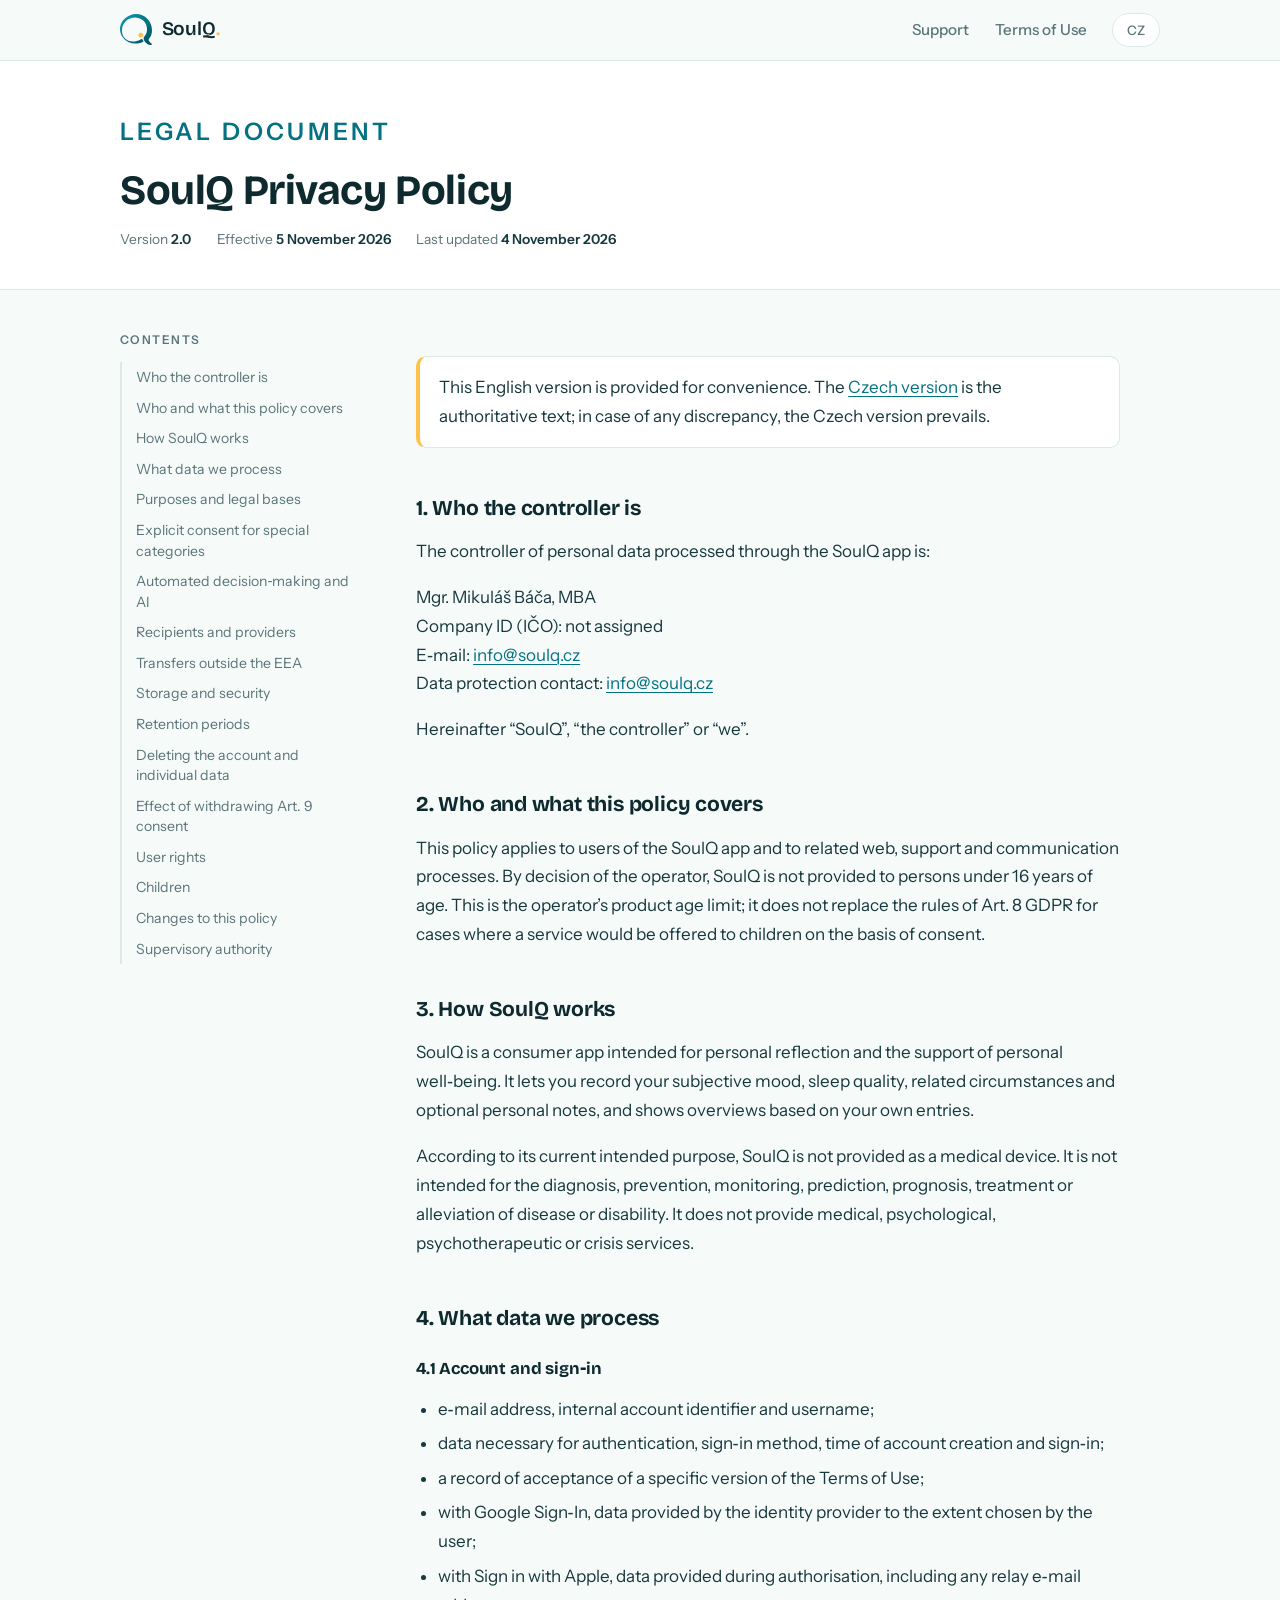
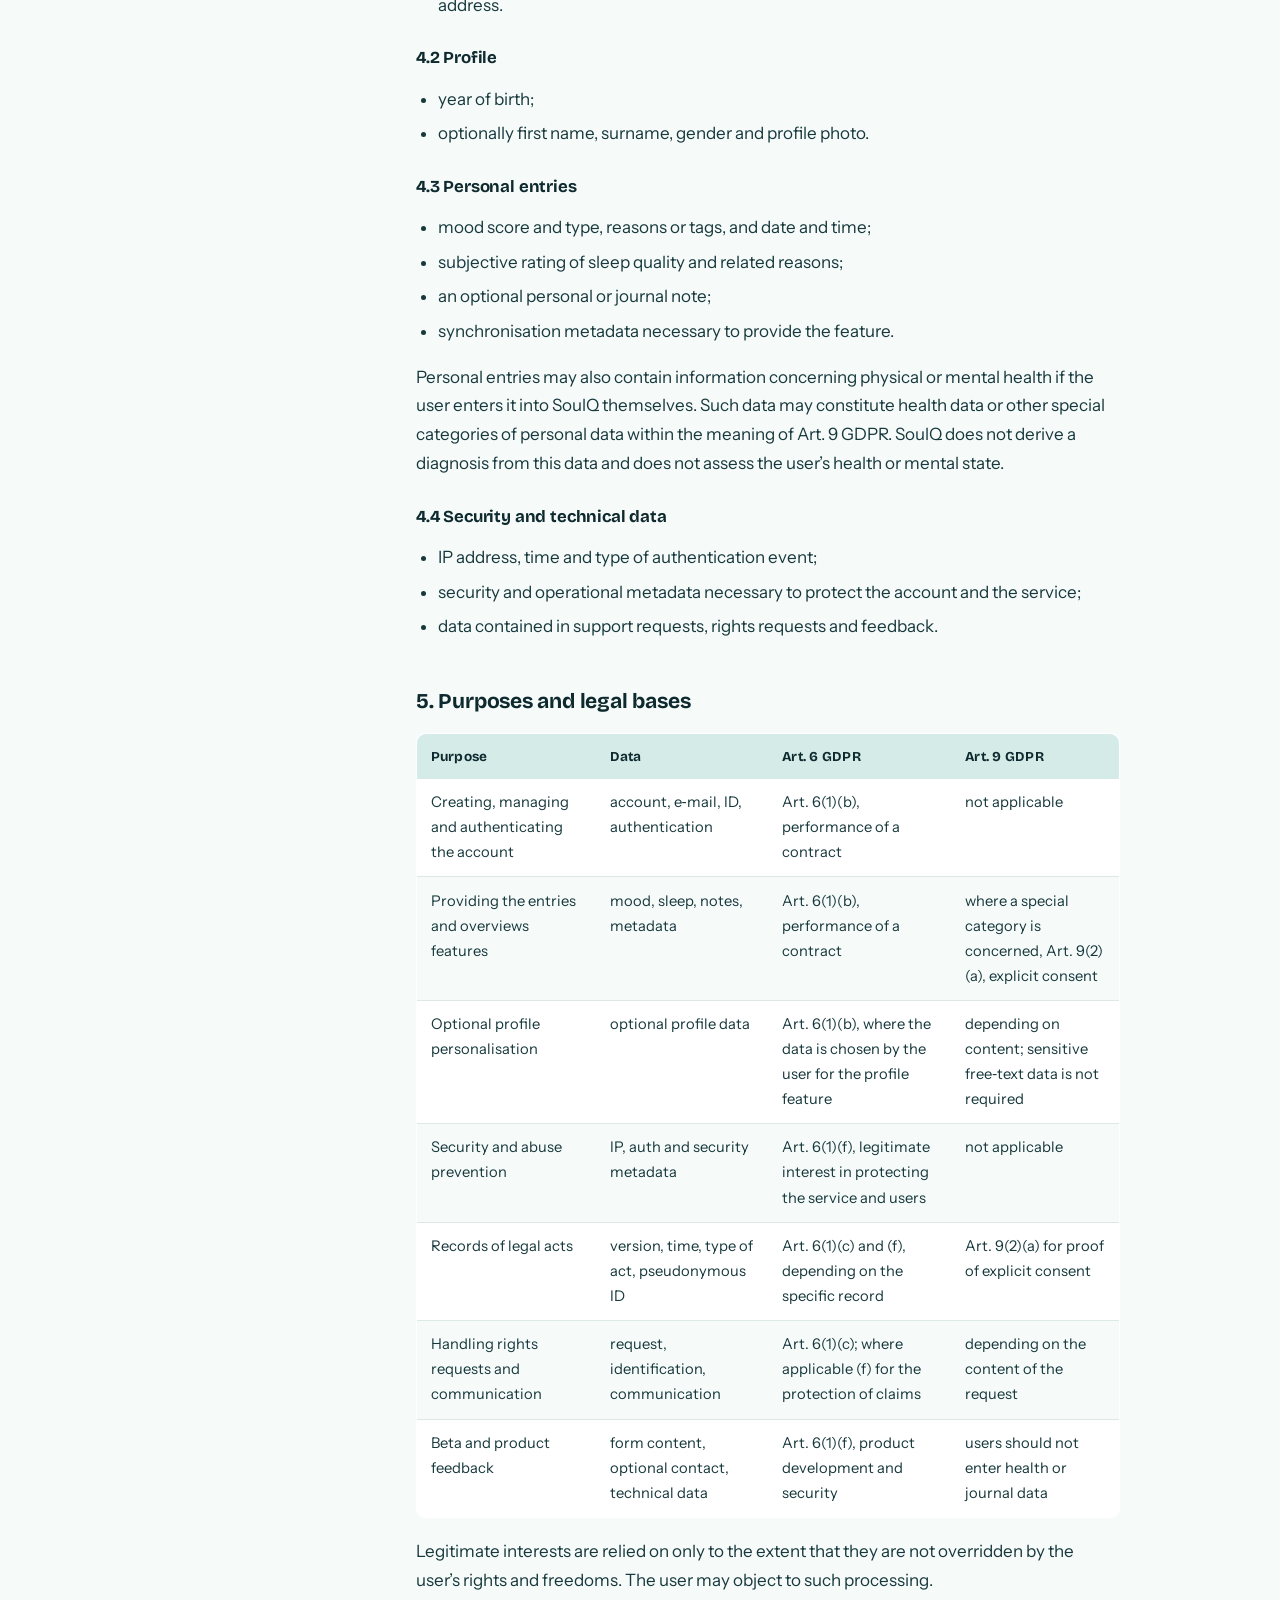
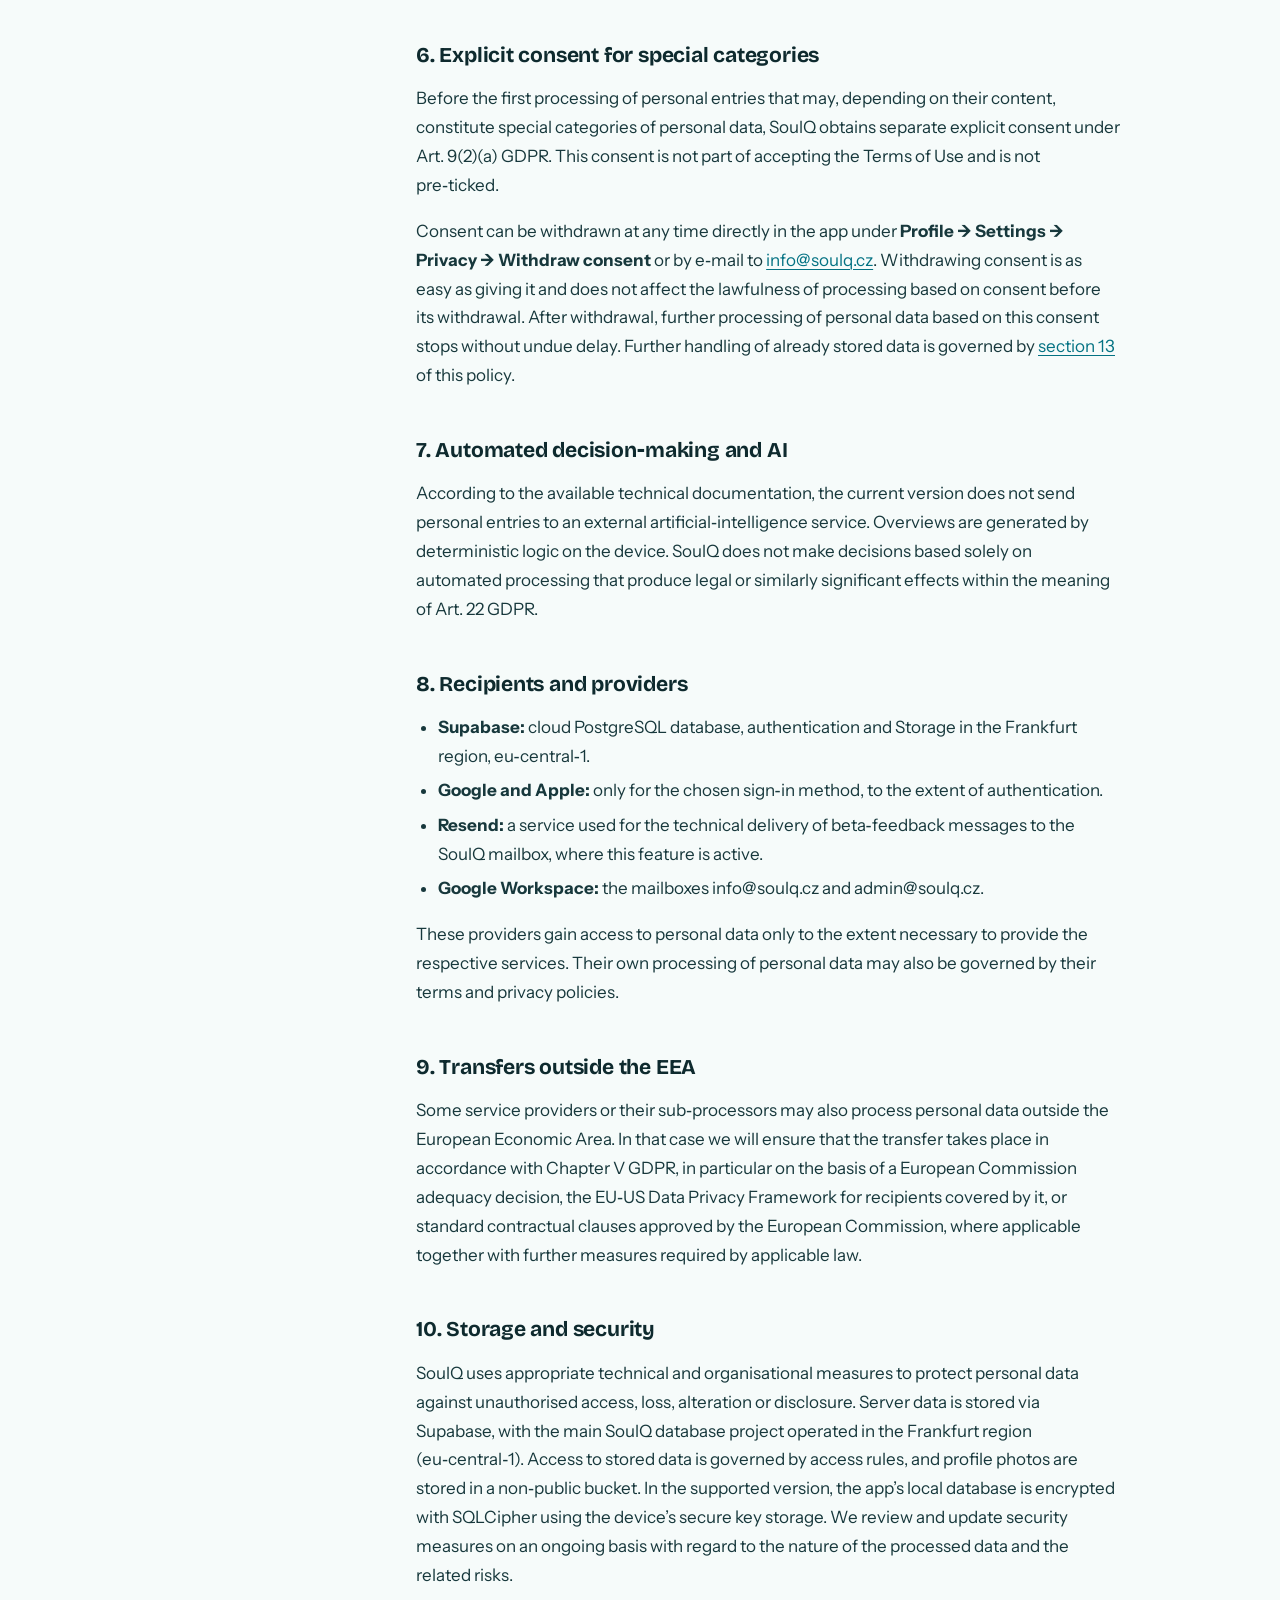
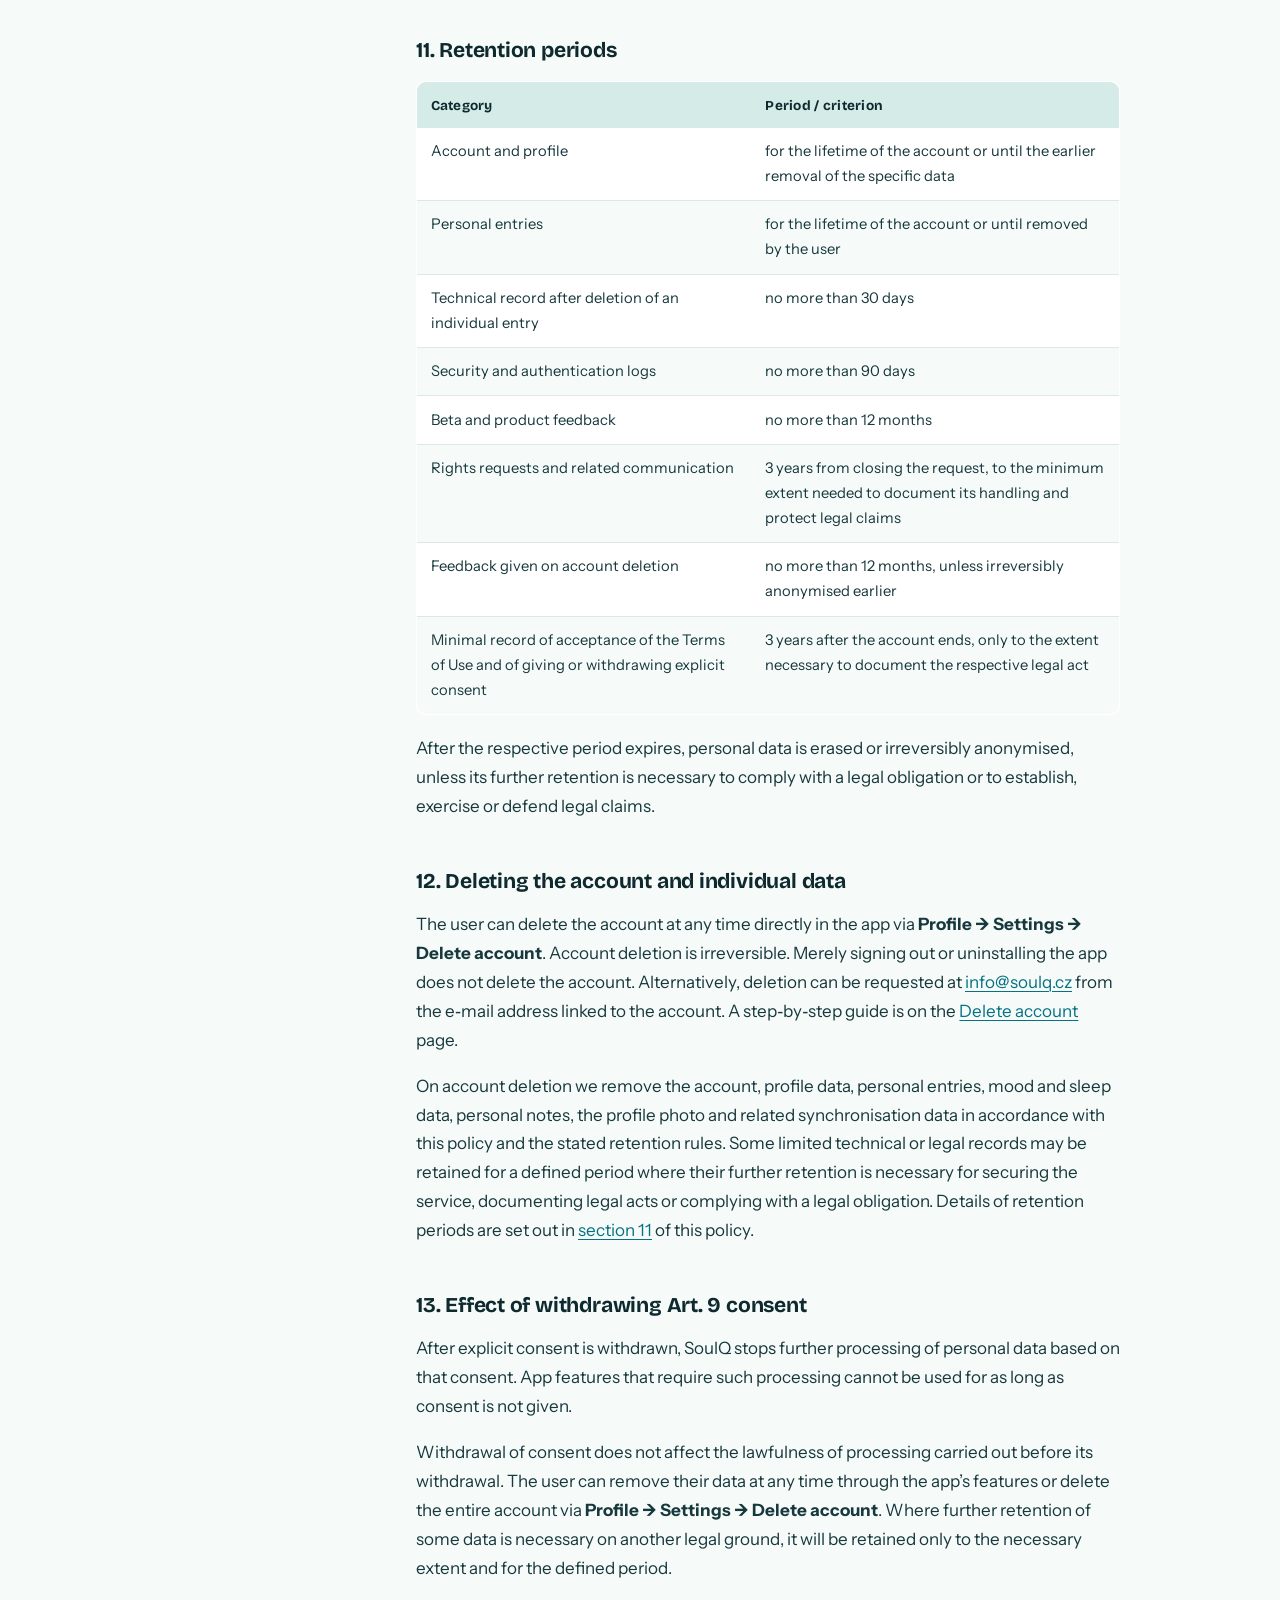
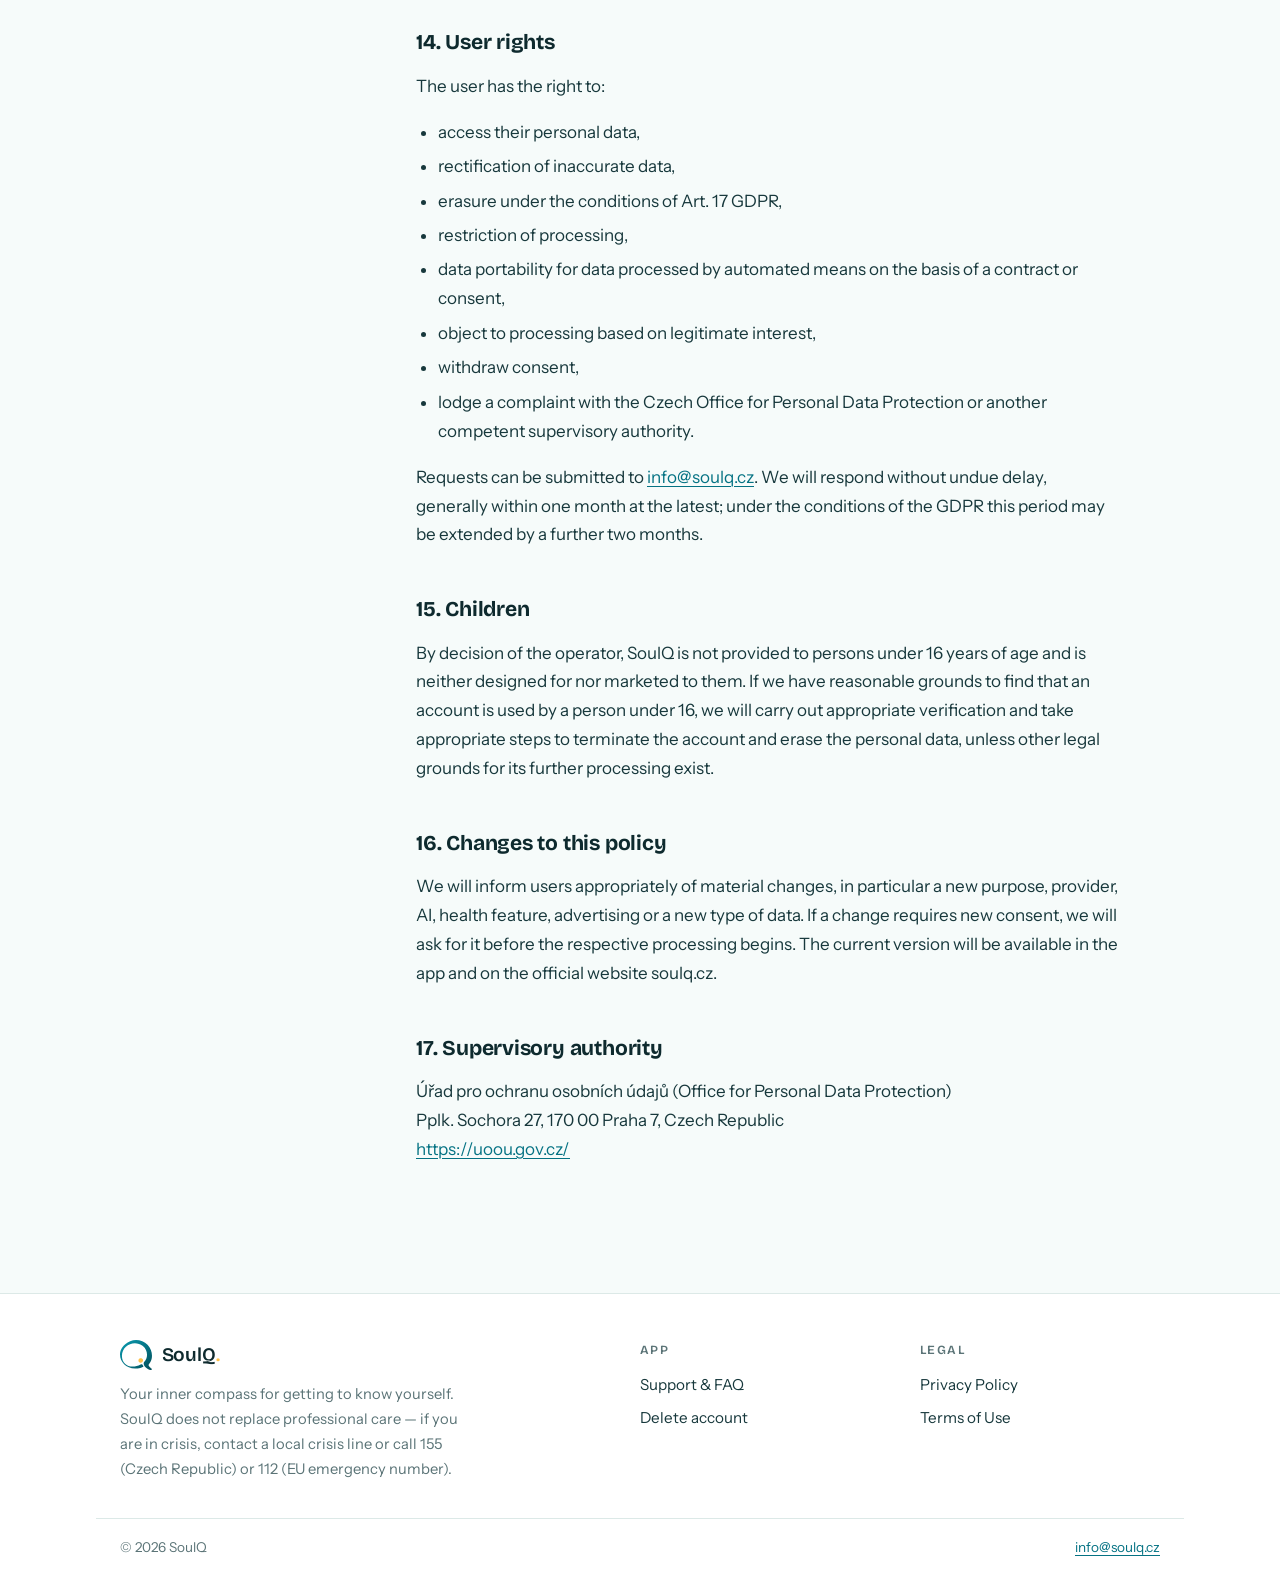
<file: en/privacy.html>
<!DOCTYPE html>
<html lang="en">
<head>
  <meta charset="UTF-8">
  <meta name="viewport" content="width=device-width, initial-scale=1.0">
  <title>Privacy Policy — SoulQ</title>
  <meta name="description" content="Privacy Policy of the SoulQ app (version 2.0, effective 5 November 2026).">
  <link rel="icon" href="../assets/favicon.svg" type="image/svg+xml">
  <link rel="icon" href="../assets/favicon-32.png" sizes="32x32" type="image/png">
  <link rel="apple-touch-icon" href="../assets/apple-touch-icon.png">
  <link rel="preconnect" href="https://fonts.googleapis.com">
  <link rel="preconnect" href="https://fonts.gstatic.com" crossorigin>
  <link href="https://fonts.googleapis.com/css2?family=Bricolage+Grotesque:wght@600;700&family=Instrument+Sans:ital,wght@0,400;0,500;0,600;0,700;1,400&display=swap" rel="stylesheet">
  <link rel="stylesheet" href="../assets/style.css">
</head>
<body>
  <header class="site-header">
    <div class="inner">
      <a class="brand" href="index.html"><img src="../assets/logo.svg" alt=""><span>SoulQ<span class="dot">.</span></span></a>
      <nav class="site-nav" aria-label="Main navigation">
        <a href="support.html">Support</a>
        <a href="terms.html" class="hide-sm">Terms of Use</a>
        <a class="lang-switch" href="../privacy.html" lang="cs" hreflang="cs">CZ</a>
      </nav>
    </div>
  </header>

  <div class="doc-hero">
    <div class="inner">
      <p class="eyebrow">Legal document</p>
      <h1>SoulQ Privacy Policy</h1>
      <p class="doc-meta"><span>Version <b>2.0</b></span><span>Effective <b>5 November 2026</b></span><span>Last updated <b>4 November 2026</b></span></p>
    </div>
  </div>

  <div class="doc-layout">
    <nav class="toc" aria-label="Table of contents">
      <p class="toc-title">Contents</p>
      <ol>
        <li><a href="#controller">Who the controller is</a></li>
        <li><a href="#scope">Who and what this policy covers</a></li>
        <li><a href="#how-it-works">How SoulQ works</a></li>
        <li><a href="#data">What data we process</a></li>
        <li><a href="#purposes">Purposes and legal bases</a></li>
        <li><a href="#consent">Explicit consent for special categories</a></li>
        <li><a href="#ai">Automated decision‑making and AI</a></li>
        <li><a href="#recipients">Recipients and providers</a></li>
        <li><a href="#eea">Transfers outside the EEA</a></li>
        <li><a href="#security">Storage and security</a></li>
        <li><a href="#retention">Retention periods</a></li>
        <li><a href="#deletion">Deleting the account and individual data</a></li>
        <li><a href="#withdrawal">Effect of withdrawing Art. 9 consent</a></li>
        <li><a href="#rights">User rights</a></li>
        <li><a href="#children">Children</a></li>
        <li><a href="#changes">Changes to this policy</a></li>
        <li><a href="#authority">Supervisory authority</a></li>
      </ol>
    </nav>

    <main class="doc">
      <div class="notice">
        <p>This English version is provided for convenience. The <a href="../privacy.html" lang="cs">Czech version</a> is the authoritative text; in case of any discrepancy, the Czech version prevails.</p>
      </div>

      <h2 id="controller">1. Who the controller is</h2>
      <p>The controller of personal data processed through the SoulQ app is:</p>
      <p>Mgr. Mikuláš Báča, MBA<br>
      Company ID (IČO): not assigned<br>
      E‑mail: <a href="mailto:info@soulq.cz">info@soulq.cz</a><br>
      Data protection contact: <a href="mailto:info@soulq.cz">info@soulq.cz</a></p>
      <p>Hereinafter “SoulQ”, “the controller” or “we”.</p>

      <h2 id="scope">2. Who and what this policy covers</h2>
      <p>This policy applies to users of the SoulQ app and to related web, support and communication processes. By decision of the operator, SoulQ is not provided to persons under 16 years of age. This is the operator’s product age limit; it does not replace the rules of Art. 8 GDPR for cases where a service would be offered to children on the basis of consent.</p>

      <h2 id="how-it-works">3. How SoulQ works</h2>
      <p>SoulQ is a consumer app intended for personal reflection and the support of personal well‑being. It lets you record your subjective mood, sleep quality, related circumstances and optional personal notes, and shows overviews based on your own entries.</p>
      <p>According to its current intended purpose, SoulQ is not provided as a medical device. It is not intended for the diagnosis, prevention, monitoring, prediction, prognosis, treatment or alleviation of disease or disability. It does not provide medical, psychological, psychotherapeutic or crisis services.</p>

      <h2 id="data">4. What data we process</h2>
      <h3>4.1 Account and sign‑in</h3>
      <ul>
        <li>e‑mail address, internal account identifier and username;</li>
        <li>data necessary for authentication, sign‑in method, time of account creation and sign‑in;</li>
        <li>a record of acceptance of a specific version of the Terms of Use;</li>
        <li>with Google Sign‑In, data provided by the identity provider to the extent chosen by the user;</li>
        <li>with Sign in with Apple, data provided during authorisation, including any relay e‑mail address.</li>
      </ul>
      <h3>4.2 Profile</h3>
      <ul>
        <li>year of birth;</li>
        <li>optionally first name, surname, gender and profile photo.</li>
      </ul>
      <h3>4.3 Personal entries</h3>
      <ul>
        <li>mood score and type, reasons or tags, and date and time;</li>
        <li>subjective rating of sleep quality and related reasons;</li>
        <li>an optional personal or journal note;</li>
        <li>synchronisation metadata necessary to provide the feature.</li>
      </ul>
      <p>Personal entries may also contain information concerning physical or mental health if the user enters it into SoulQ themselves. Such data may constitute health data or other special categories of personal data within the meaning of Art. 9 GDPR. SoulQ does not derive a diagnosis from this data and does not assess the user’s health or mental state.</p>
      <h3>4.4 Security and technical data</h3>
      <ul>
        <li>IP address, time and type of authentication event;</li>
        <li>security and operational metadata necessary to protect the account and the service;</li>
        <li>data contained in support requests, rights requests and feedback.</li>
      </ul>

      <h2 id="purposes">5. Purposes and legal bases</h2>
      <table>
        <thead>
          <tr><th>Purpose</th><th>Data</th><th>Art. 6 GDPR</th><th>Art. 9 GDPR</th></tr>
        </thead>
        <tbody>
          <tr>
            <td>Creating, managing and authenticating the account</td>
            <td>account, e‑mail, ID, authentication</td>
            <td>Art. 6(1)(b), performance of a contract</td>
            <td>not applicable</td>
          </tr>
          <tr>
            <td>Providing the entries and overviews features</td>
            <td>mood, sleep, notes, metadata</td>
            <td>Art. 6(1)(b), performance of a contract</td>
            <td>where a special category is concerned, Art. 9(2)(a), explicit consent</td>
          </tr>
          <tr>
            <td>Optional profile personalisation</td>
            <td>optional profile data</td>
            <td>Art. 6(1)(b), where the data is chosen by the user for the profile feature</td>
            <td>depending on content; sensitive free‑text data is not required</td>
          </tr>
          <tr>
            <td>Security and abuse prevention</td>
            <td>IP, auth and security metadata</td>
            <td>Art. 6(1)(f), legitimate interest in protecting the service and users</td>
            <td>not applicable</td>
          </tr>
          <tr>
            <td>Records of legal acts</td>
            <td>version, time, type of act, pseudonymous ID</td>
            <td>Art. 6(1)(c) and (f), depending on the specific record</td>
            <td>Art. 9(2)(a) for proof of explicit consent</td>
          </tr>
          <tr>
            <td>Handling rights requests and communication</td>
            <td>request, identification, communication</td>
            <td>Art. 6(1)(c); where applicable (f) for the protection of claims</td>
            <td>depending on the content of the request</td>
          </tr>
          <tr>
            <td>Beta and product feedback</td>
            <td>form content, optional contact, technical data</td>
            <td>Art. 6(1)(f), product development and security</td>
            <td>users should not enter health or journal data</td>
          </tr>
        </tbody>
      </table>
      <p>Legitimate interests are relied on only to the extent that they are not overridden by the user’s rights and freedoms. The user may object to such processing.</p>

      <h2 id="consent">6. Explicit consent for special categories</h2>
      <p>Before the first processing of personal entries that may, depending on their content, constitute special categories of personal data, SoulQ obtains separate explicit consent under Art. 9(2)(a) GDPR. This consent is not part of accepting the Terms of Use and is not pre‑ticked.</p>
      <p>Consent can be withdrawn at any time directly in the app under <strong>Profile → Settings → Privacy → Withdraw consent</strong> or by e‑mail to <a href="mailto:info@soulq.cz">info@soulq.cz</a>. Withdrawing consent is as easy as giving it and does not affect the lawfulness of processing based on consent before its withdrawal. After withdrawal, further processing of personal data based on this consent stops without undue delay. Further handling of already stored data is governed by <a href="#withdrawal">section 13</a> of this policy.</p>

      <h2 id="ai">7. Automated decision‑making and AI</h2>
      <p>According to the available technical documentation, the current version does not send personal entries to an external artificial‑intelligence service. Overviews are generated by deterministic logic on the device. SoulQ does not make decisions based solely on automated processing that produce legal or similarly significant effects within the meaning of Art. 22 GDPR.</p>

      <h2 id="recipients">8. Recipients and providers</h2>
      <ul>
        <li><strong>Supabase:</strong> cloud PostgreSQL database, authentication and Storage in the Frankfurt region, eu‑central‑1.</li>
        <li><strong>Google and Apple:</strong> only for the chosen sign‑in method, to the extent of authentication.</li>
        <li><strong>Resend:</strong> a service used for the technical delivery of beta‑feedback messages to the SoulQ mailbox, where this feature is active.</li>
        <li><strong>Google Workspace:</strong> the mailboxes info@soulq.cz and admin@soulq.cz.</li>
      </ul>
      <p>These providers gain access to personal data only to the extent necessary to provide the respective services. Their own processing of personal data may also be governed by their terms and privacy policies.</p>

      <h2 id="eea">9. Transfers outside the EEA</h2>
      <p>Some service providers or their sub‑processors may also process personal data outside the European Economic Area. In that case we will ensure that the transfer takes place in accordance with Chapter V GDPR, in particular on the basis of a European Commission adequacy decision, the EU‑US Data Privacy Framework for recipients covered by it, or standard contractual clauses approved by the European Commission, where applicable together with further measures required by applicable law.</p>

      <h2 id="security">10. Storage and security</h2>
      <p>SoulQ uses appropriate technical and organisational measures to protect personal data against unauthorised access, loss, alteration or disclosure. Server data is stored via Supabase, with the main SoulQ database project operated in the Frankfurt region (eu‑central‑1). Access to stored data is governed by access rules, and profile photos are stored in a non‑public bucket. In the supported version, the app’s local database is encrypted with SQLCipher using the device’s secure key storage. We review and update security measures on an ongoing basis with regard to the nature of the processed data and the related risks.</p>

      <h2 id="retention">11. Retention periods</h2>
      <table>
        <thead>
          <tr><th>Category</th><th>Period / criterion</th></tr>
        </thead>
        <tbody>
          <tr><td>Account and profile</td><td>for the lifetime of the account or until the earlier removal of the specific data</td></tr>
          <tr><td>Personal entries</td><td>for the lifetime of the account or until removed by the user</td></tr>
          <tr><td>Technical record after deletion of an individual entry</td><td>no more than 30 days</td></tr>
          <tr><td>Security and authentication logs</td><td>no more than 90 days</td></tr>
          <tr><td>Beta and product feedback</td><td>no more than 12 months</td></tr>
          <tr><td>Rights requests and related communication</td><td>3 years from closing the request, to the minimum extent needed to document its handling and protect legal claims</td></tr>
          <tr><td>Feedback given on account deletion</td><td>no more than 12 months, unless irreversibly anonymised earlier</td></tr>
          <tr><td>Minimal record of acceptance of the Terms of Use and of giving or withdrawing explicit consent</td><td>3 years after the account ends, only to the extent necessary to document the respective legal act</td></tr>
        </tbody>
      </table>
      <p>After the respective period expires, personal data is erased or irreversibly anonymised, unless its further retention is necessary to comply with a legal obligation or to establish, exercise or defend legal claims.</p>

      <h2 id="deletion">12. Deleting the account and individual data</h2>
      <p>The user can delete the account at any time directly in the app via <strong>Profile → Settings → Delete account</strong>. Account deletion is irreversible. Merely signing out or uninstalling the app does not delete the account. Alternatively, deletion can be requested at <a href="mailto:info@soulq.cz">info@soulq.cz</a> from the e‑mail address linked to the account. A step‑by‑step guide is on the <a href="delete-account.html">Delete account</a> page.</p>
      <p>On account deletion we remove the account, profile data, personal entries, mood and sleep data, personal notes, the profile photo and related synchronisation data in accordance with this policy and the stated retention rules. Some limited technical or legal records may be retained for a defined period where their further retention is necessary for securing the service, documenting legal acts or complying with a legal obligation. Details of retention periods are set out in <a href="#retention">section 11</a> of this policy.</p>

      <h2 id="withdrawal">13. Effect of withdrawing Art. 9 consent</h2>
      <p>After explicit consent is withdrawn, SoulQ stops further processing of personal data based on that consent. App features that require such processing cannot be used for as long as consent is not given.</p>
      <p>Withdrawal of consent does not affect the lawfulness of processing carried out before its withdrawal. The user can remove their data at any time through the app’s features or delete the entire account via <strong>Profile → Settings → Delete account</strong>. Where further retention of some data is necessary on another legal ground, it will be retained only to the necessary extent and for the defined period.</p>

      <h2 id="rights">14. User rights</h2>
      <p>The user has the right to:</p>
      <ul>
        <li>access their personal data,</li>
        <li>rectification of inaccurate data,</li>
        <li>erasure under the conditions of Art. 17 GDPR,</li>
        <li>restriction of processing,</li>
        <li>data portability for data processed by automated means on the basis of a contract or consent,</li>
        <li>object to processing based on legitimate interest,</li>
        <li>withdraw consent,</li>
        <li>lodge a complaint with the Czech Office for Personal Data Protection or another competent supervisory authority.</li>
      </ul>
      <p>Requests can be submitted to <a href="mailto:info@soulq.cz">info@soulq.cz</a>. We will respond without undue delay, generally within one month at the latest; under the conditions of the GDPR this period may be extended by a further two months.</p>

      <h2 id="children">15. Children</h2>
      <p>By decision of the operator, SoulQ is not provided to persons under 16 years of age and is neither designed for nor marketed to them. If we have reasonable grounds to find that an account is used by a person under 16, we will carry out appropriate verification and take appropriate steps to terminate the account and erase the personal data, unless other legal grounds for its further processing exist.</p>

      <h2 id="changes">16. Changes to this policy</h2>
      <p>We will inform users appropriately of material changes, in particular a new purpose, provider, AI, health feature, advertising or a new type of data. If a change requires new consent, we will ask for it before the respective processing begins. The current version will be available in the app and on the official website soulq.cz.</p>

      <h2 id="authority">17. Supervisory authority</h2>
      <p>Úřad pro ochranu osobních údajů (Office for Personal Data Protection)<br>
      Pplk. Sochora 27, 170 00 Praha 7, Czech Republic<br>
      <a href="https://uoou.gov.cz/" rel="noopener">https://uoou.gov.cz/</a></p>
    </main>
  </div>

  <footer class="site-footer">
    <div class="inner">
      <div class="about">
        <a class="brand" href="index.html"><img src="../assets/logo.svg" alt=""><span>SoulQ<span class="dot">.</span></span></a>
        <p>Your inner compass for getting to know yourself. SoulQ does not replace professional care — if you are in crisis, contact a local crisis line or call 155 (Czech Republic) or 112 (EU emergency number).</p>
      </div>
      <nav aria-label="App">
        <h3>App</h3>
        <ul>
          <li><a href="support.html">Support &amp; FAQ</a></li>
          <li><a href="delete-account.html">Delete account</a></li>
        </ul>
      </nav>
      <nav aria-label="Legal">
        <h3>Legal</h3>
        <ul>
          <li><a href="privacy.html">Privacy Policy</a></li>
          <li><a href="terms.html">Terms of Use</a></li>
        </ul>
      </nav>
    </div>
    <div class="bottom">
      <span>© 2026 SoulQ</span>
      <span><a href="mailto:info@soulq.cz">info@soulq.cz</a></span>
    </div>
  </footer>
</body>
</html>
</file>
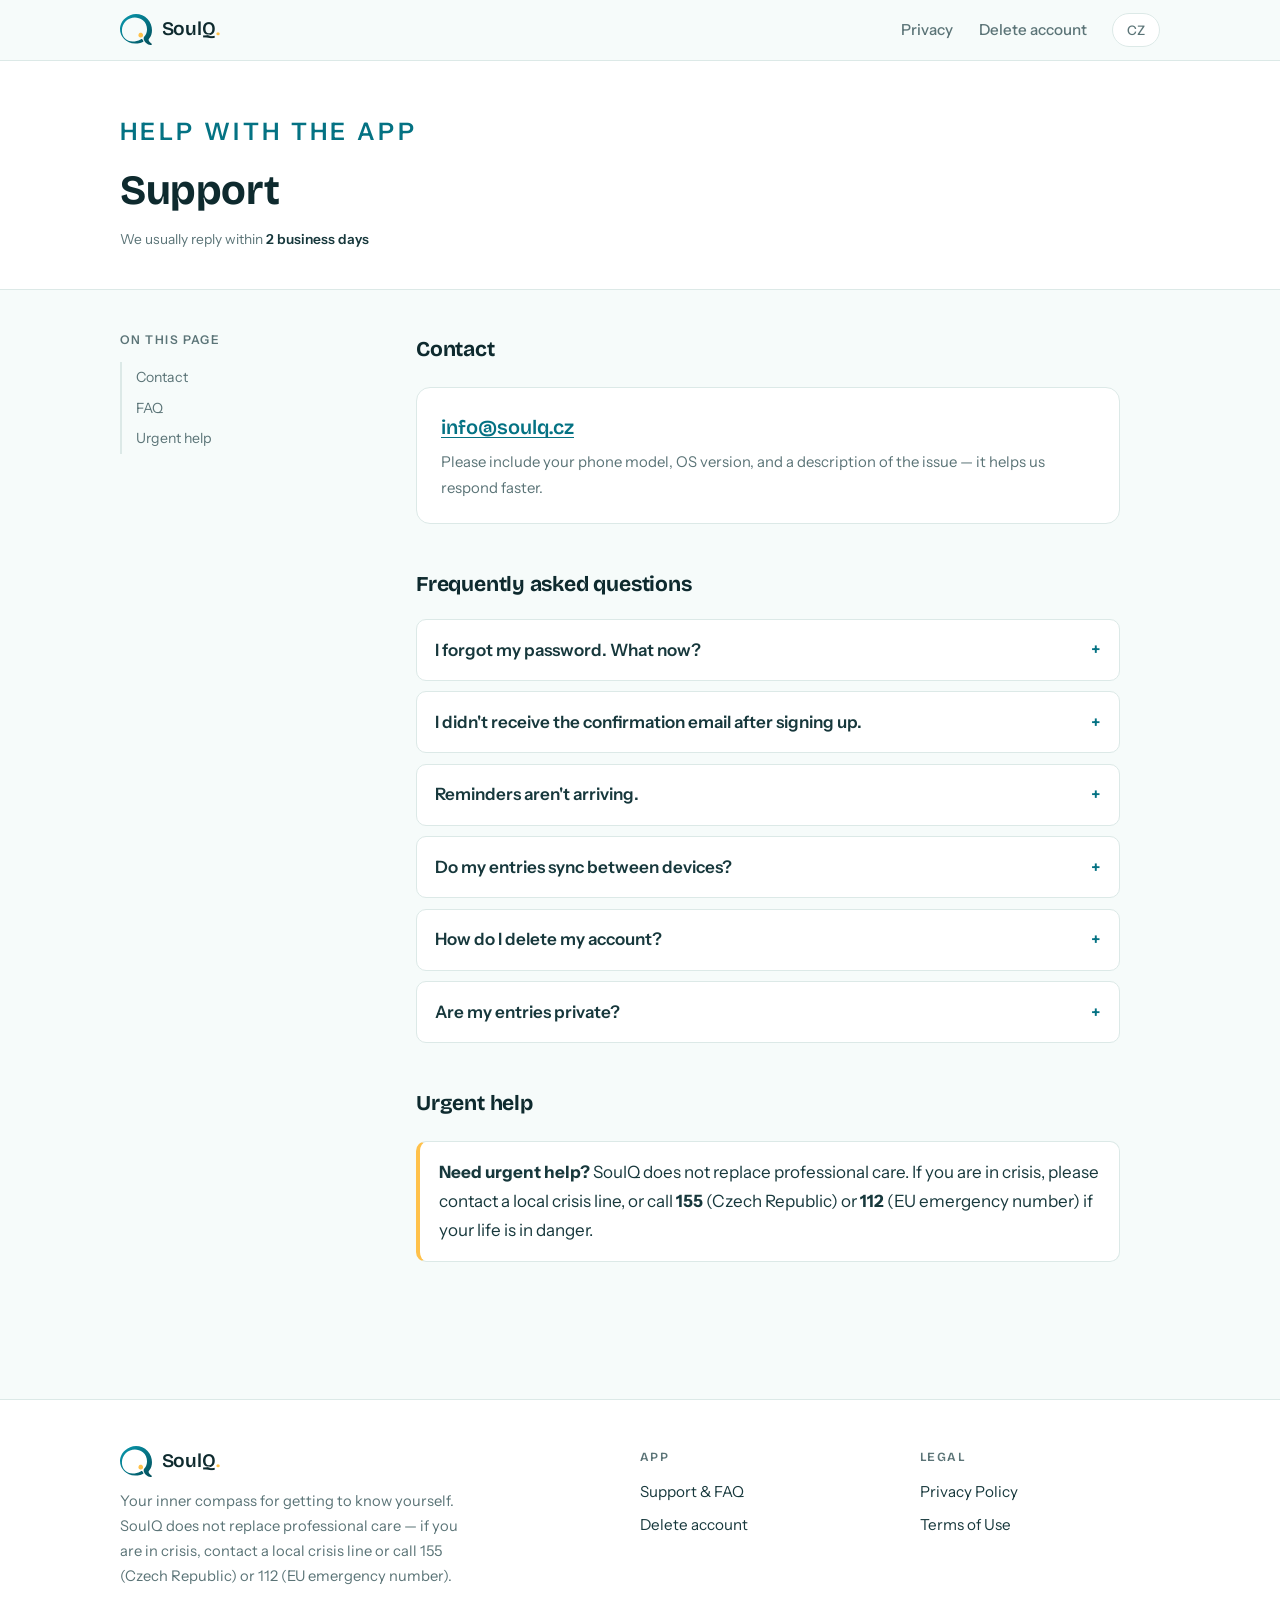
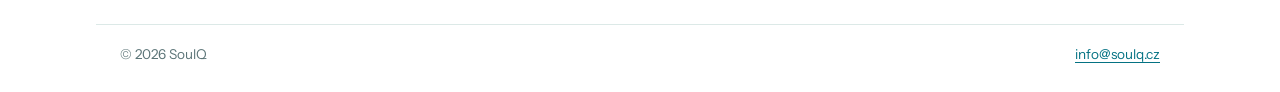
<file: en/support.html>
<!DOCTYPE html>
<html lang="en">
<head>
  <meta charset="UTF-8">
  <meta name="viewport" content="width=device-width, initial-scale=1.0">
  <title>Support — SoulQ</title>
  <meta name="description" content="Support and FAQ for the SoulQ app.">
  <link rel="icon" href="../assets/favicon.svg" type="image/svg+xml">
  <link rel="icon" href="../assets/favicon-32.png" sizes="32x32" type="image/png">
  <link rel="apple-touch-icon" href="../assets/apple-touch-icon.png">
  <link rel="preconnect" href="https://fonts.googleapis.com">
  <link rel="preconnect" href="https://fonts.gstatic.com" crossorigin>
  <link href="https://fonts.googleapis.com/css2?family=Bricolage+Grotesque:wght@600;700&family=Instrument+Sans:ital,wght@0,400;0,500;0,600;0,700;1,400&display=swap" rel="stylesheet">
  <link rel="stylesheet" href="../assets/style.css">
</head>
<body>
  <header class="site-header">
    <div class="inner">
      <a class="brand" href="index.html"><img src="../assets/logo.svg" alt=""><span>SoulQ<span class="dot">.</span></span></a>
      <nav class="site-nav" aria-label="Main navigation">
        <a href="privacy.html">Privacy</a>
        <a href="delete-account.html" class="hide-sm">Delete account</a>
        <a class="lang-switch" href="../support.html" lang="cs" hreflang="cs">CZ</a>
      </nav>
    </div>
  </header>

  <div class="doc-hero">
    <div class="inner">
      <p class="eyebrow">Help with the app</p>
      <h1>Support</h1>
      <p class="doc-meta"><span>We usually reply within <b>2 business days</b></span></p>
    </div>
  </div>

  <div class="doc-layout">
    <nav class="toc" aria-label="On this page">
      <p class="toc-title">On this page</p>
      <ol>
        <li><a href="#contact">Contact</a></li>
        <li><a href="#faq">FAQ</a></li>
        <li><a href="#crisis">Urgent help</a></li>
      </ol>
    </nav>

    <main class="doc">
      <h2 id="contact" style="margin-top:0">Contact</h2>
      <div class="contact-card">
        <a class="mail" href="mailto:info@soulq.cz?subject=SoulQ%20%E2%80%94%20support">info@soulq.cz</a>
        <p>Please include your phone model, OS version, and a description of the issue — it helps us respond faster.</p>
      </div>

      <h2 id="faq">Frequently asked questions</h2>
      <div class="faq">
        <details>
          <summary>I forgot my password. What now?</summary>
          <p>On the sign-in screen, choose <em>Forgot password</em> and enter your email. We'll send you a link to set a new password. Check your spam folder too.</p>
        </details>
        <details>
          <summary>I didn't receive the confirmation email after signing up.</summary>
          <p>Check your spam and junk folders. You can resend the confirmation email from the sign-in screen in the app.</p>
        </details>
        <details>
          <summary>Reminders aren't arriving.</summary>
          <p>Make sure SoulQ has notifications enabled in system settings and isn't restricted in the background (e.g. by battery saver). On Android 12+, you may also need to allow "Alarms &amp; reminders".</p>
        </details>
        <details>
          <summary>Do my entries sync between devices?</summary>
          <p>Yes — when you're signed in to your account, entries are automatically backed up and synced. The app keeps working offline and syncs once you're back online.</p>
        </details>
        <details>
          <summary>How do I delete my account?</summary>
          <p>Directly in the app: <em>Profile → Settings → Delete account</em>. See the <a href="delete-account.html">Delete Account</a> page for details, including deletion by email request.</p>
        </details>
        <details>
          <summary>Are my entries private?</summary>
          <p>Yes. Only you can see your entries, we show no ads, and we never sell your data. See the <a href="privacy.html">Privacy Policy</a> for details.</p>
        </details>
      </div>

      <h2 id="crisis">Urgent help</h2>
      <div class="notice">
        <p><strong>Need urgent help?</strong> SoulQ does not replace professional care. If you are in crisis, please contact a local crisis line, or call <strong>155</strong> (Czech Republic) or <strong>112</strong> (EU emergency number) if your life is in danger.</p>
      </div>
    </main>
  </div>

  <footer class="site-footer">
    <div class="inner">
      <div class="about">
        <a class="brand" href="index.html"><img src="../assets/logo.svg" alt=""><span>SoulQ<span class="dot">.</span></span></a>
        <p>Your inner compass for getting to know yourself. SoulQ does not replace professional care — if you are in crisis, contact a local crisis line or call 155 (Czech Republic) or 112 (EU emergency number).</p>
      </div>
      <nav aria-label="App">
        <h3>App</h3>
        <ul>
          <li><a href="support.html">Support &amp; FAQ</a></li>
          <li><a href="delete-account.html">Delete account</a></li>
        </ul>
      </nav>
      <nav aria-label="Legal">
        <h3>Legal</h3>
        <ul>
          <li><a href="privacy.html">Privacy Policy</a></li>
          <li><a href="terms.html">Terms of Use</a></li>
        </ul>
      </nav>
    </div>
    <div class="bottom">
      <span>© 2026 SoulQ</span>
      <span><a href="mailto:info@soulq.cz">info@soulq.cz</a></span>
    </div>
  </footer>
</body>
</html>
</file>
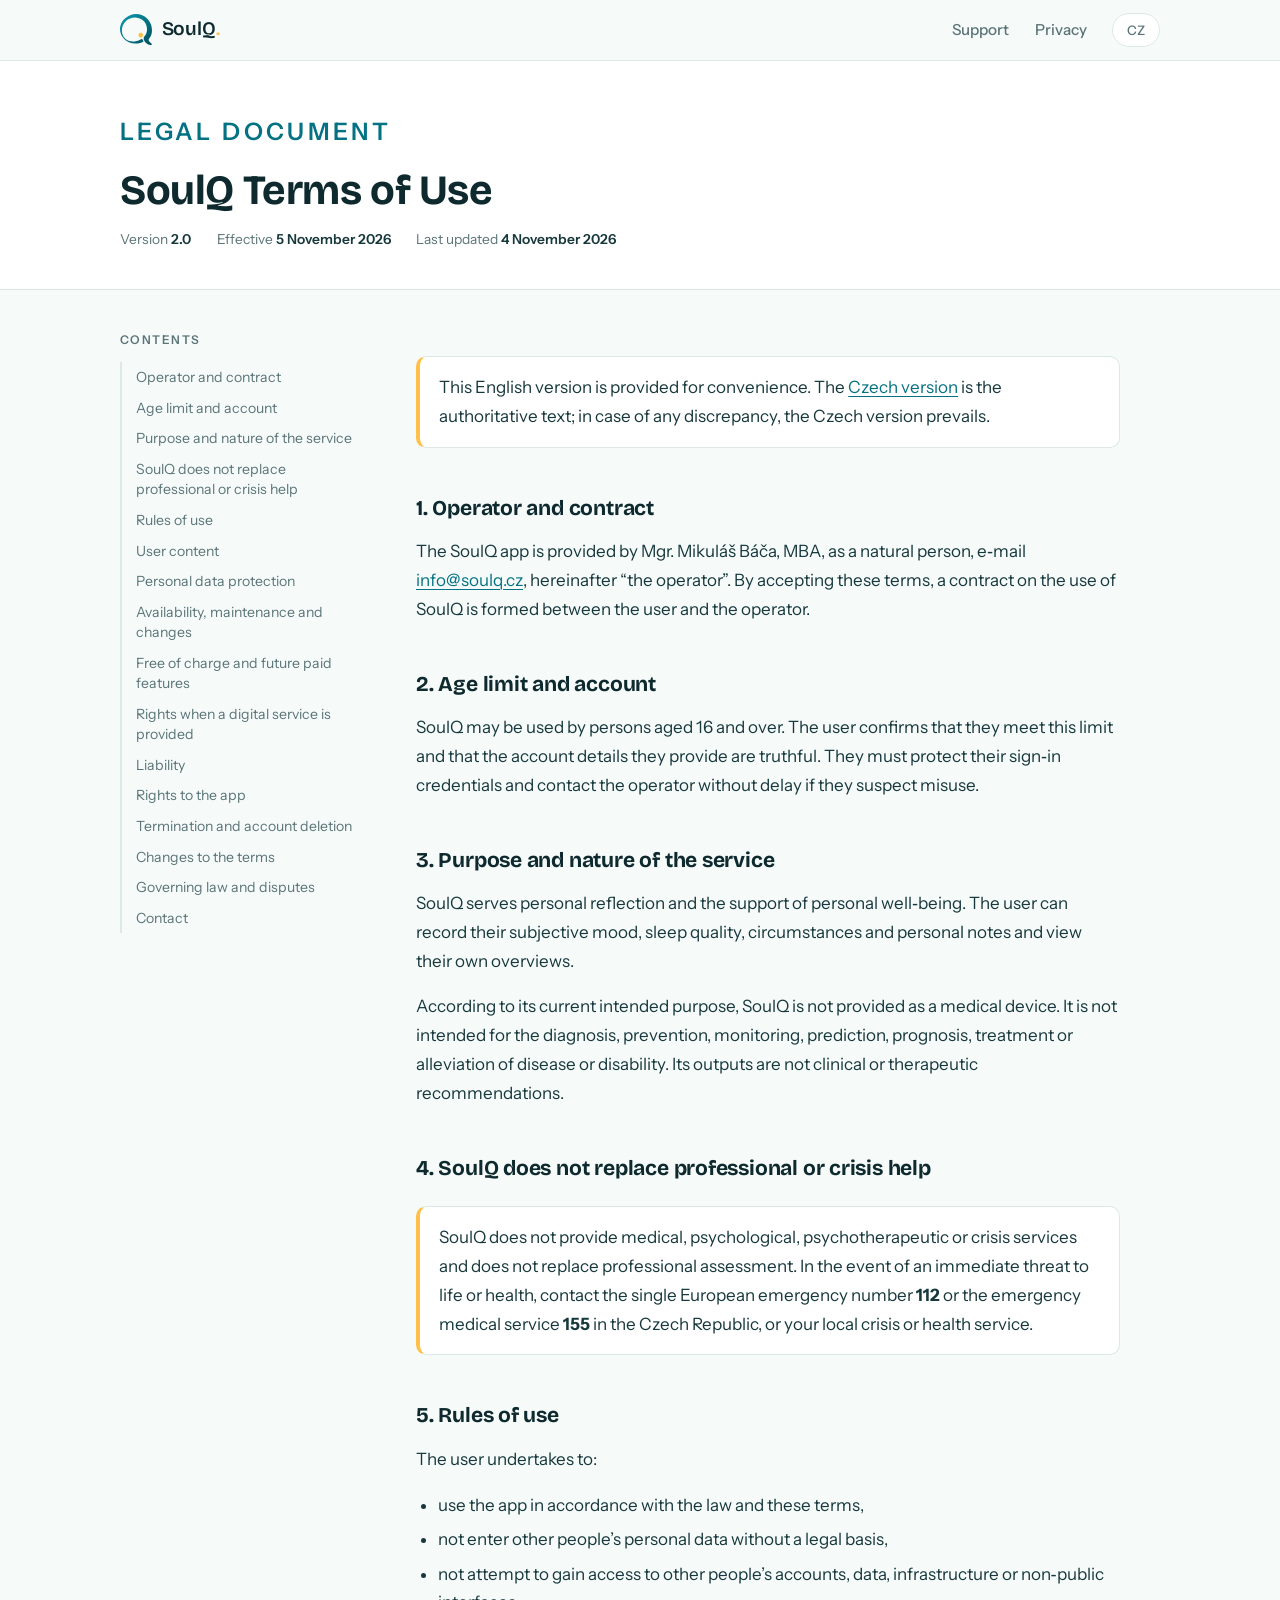
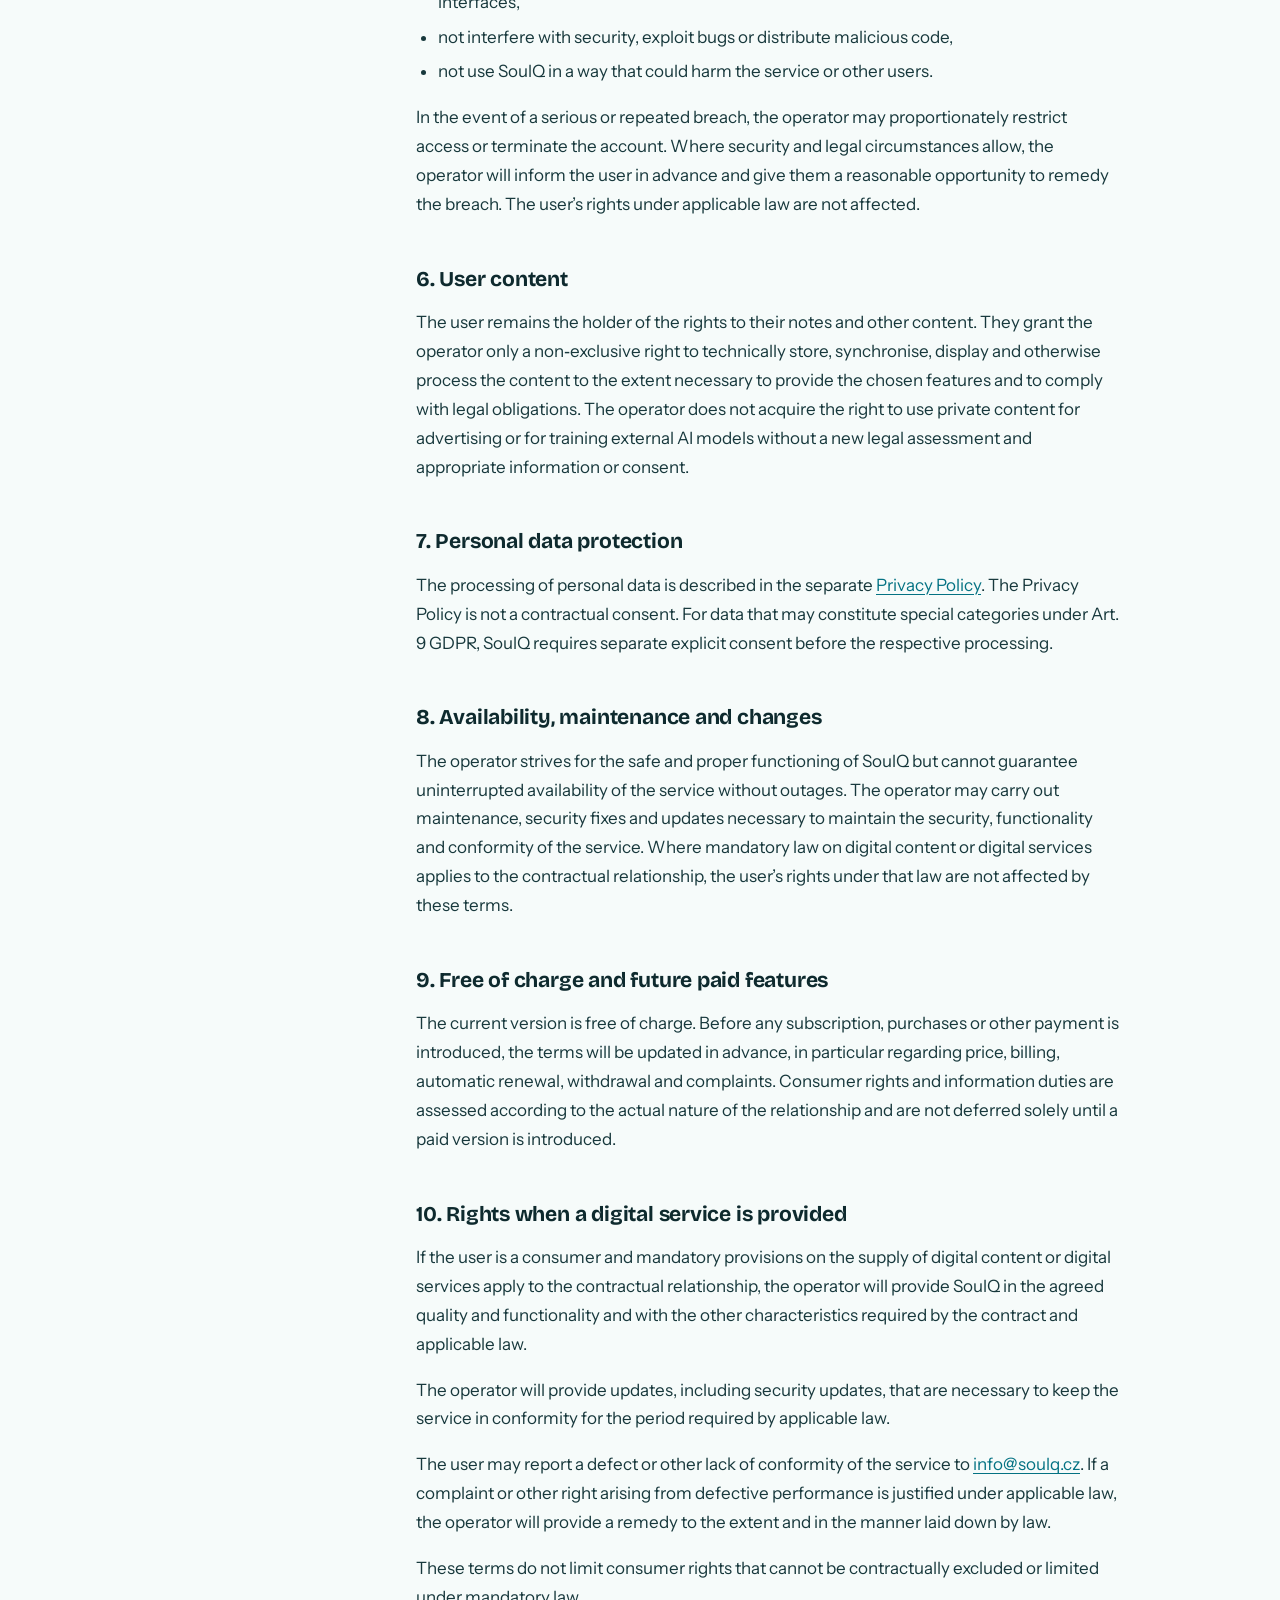
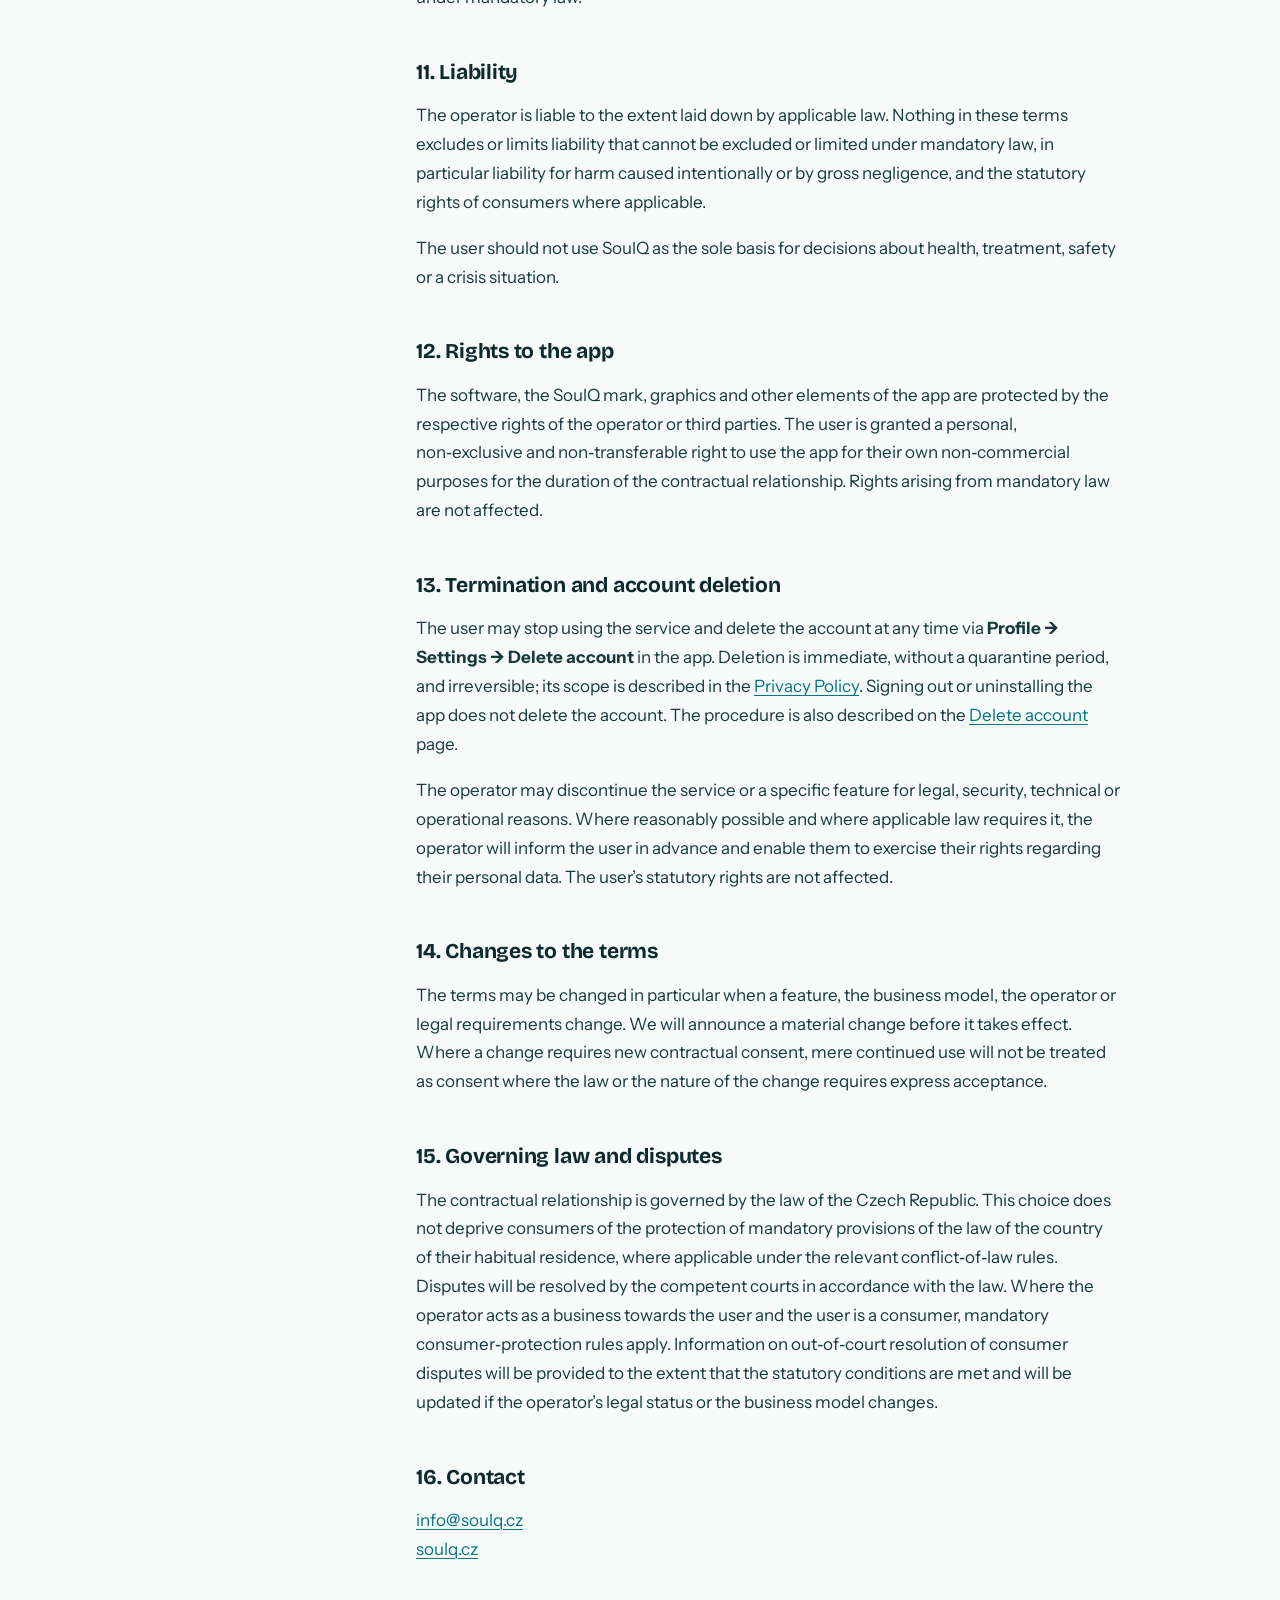
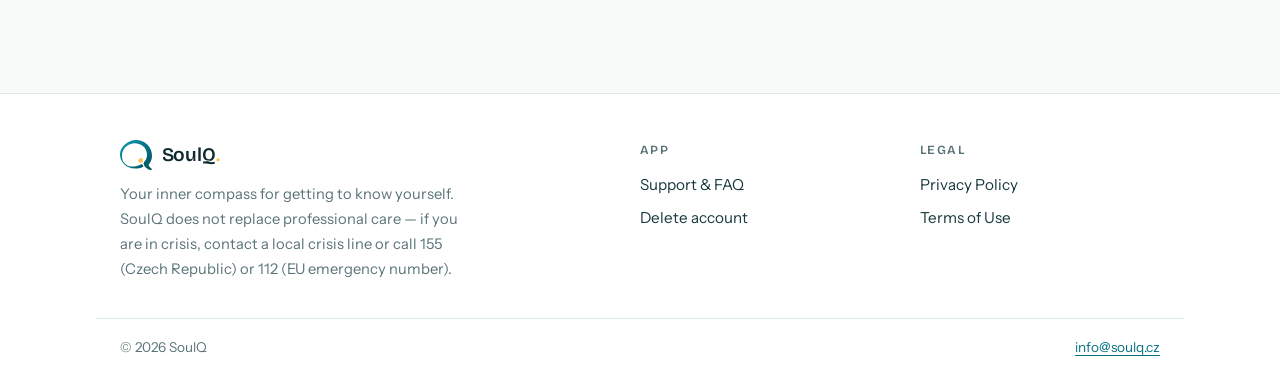
<file: en/terms.html>
<!DOCTYPE html>
<html lang="en">
<head>
  <meta charset="UTF-8">
  <meta name="viewport" content="width=device-width, initial-scale=1.0">
  <title>Terms of Use — SoulQ</title>
  <meta name="description" content="Terms of Use of the SoulQ app (version 2.0, effective 5 November 2026).">
  <link rel="icon" href="../assets/favicon.svg" type="image/svg+xml">
  <link rel="icon" href="../assets/favicon-32.png" sizes="32x32" type="image/png">
  <link rel="apple-touch-icon" href="../assets/apple-touch-icon.png">
  <link rel="preconnect" href="https://fonts.googleapis.com">
  <link rel="preconnect" href="https://fonts.gstatic.com" crossorigin>
  <link href="https://fonts.googleapis.com/css2?family=Bricolage+Grotesque:wght@600;700&family=Instrument+Sans:ital,wght@0,400;0,500;0,600;0,700;1,400&display=swap" rel="stylesheet">
  <link rel="stylesheet" href="../assets/style.css">
</head>
<body>
  <header class="site-header">
    <div class="inner">
      <a class="brand" href="index.html"><img src="../assets/logo.svg" alt=""><span>SoulQ<span class="dot">.</span></span></a>
      <nav class="site-nav" aria-label="Main navigation">
        <a href="support.html">Support</a>
        <a href="privacy.html" class="hide-sm">Privacy</a>
        <a class="lang-switch" href="../terms.html" lang="cs" hreflang="cs">CZ</a>
      </nav>
    </div>
  </header>

  <div class="doc-hero">
    <div class="inner">
      <p class="eyebrow">Legal document</p>
      <h1>SoulQ Terms of Use</h1>
      <p class="doc-meta"><span>Version <b>2.0</b></span><span>Effective <b>5 November 2026</b></span><span>Last updated <b>4 November 2026</b></span></p>
    </div>
  </div>

  <div class="doc-layout">
    <nav class="toc" aria-label="Table of contents">
      <p class="toc-title">Contents</p>
      <ol>
        <li><a href="#operator">Operator and contract</a></li>
        <li><a href="#age">Age limit and account</a></li>
        <li><a href="#purpose">Purpose and nature of the service</a></li>
        <li><a href="#help">SoulQ does not replace professional or crisis help</a></li>
        <li><a href="#rules">Rules of use</a></li>
        <li><a href="#content">User content</a></li>
        <li><a href="#privacy">Personal data protection</a></li>
        <li><a href="#availability">Availability, maintenance and changes</a></li>
        <li><a href="#free">Free of charge and future paid features</a></li>
        <li><a href="#digital-service">Rights when a digital service is provided</a></li>
        <li><a href="#liability">Liability</a></li>
        <li><a href="#ip">Rights to the app</a></li>
        <li><a href="#termination">Termination and account deletion</a></li>
        <li><a href="#changes">Changes to the terms</a></li>
        <li><a href="#law">Governing law and disputes</a></li>
        <li><a href="#contact">Contact</a></li>
      </ol>
    </nav>

    <main class="doc">
      <div class="notice">
        <p>This English version is provided for convenience. The <a href="../terms.html" lang="cs">Czech version</a> is the authoritative text; in case of any discrepancy, the Czech version prevails.</p>
      </div>

      <h2 id="operator">1. Operator and contract</h2>
      <p>The SoulQ app is provided by Mgr. Mikuláš Báča, MBA, as a natural person, e‑mail <a href="mailto:info@soulq.cz">info@soulq.cz</a>, hereinafter “the operator”. By accepting these terms, a contract on the use of SoulQ is formed between the user and the operator.</p>

      <h2 id="age">2. Age limit and account</h2>
      <p>SoulQ may be used by persons aged 16 and over. The user confirms that they meet this limit and that the account details they provide are truthful. They must protect their sign‑in credentials and contact the operator without delay if they suspect misuse.</p>

      <h2 id="purpose">3. Purpose and nature of the service</h2>
      <p>SoulQ serves personal reflection and the support of personal well‑being. The user can record their subjective mood, sleep quality, circumstances and personal notes and view their own overviews.</p>
      <p>According to its current intended purpose, SoulQ is not provided as a medical device. It is not intended for the diagnosis, prevention, monitoring, prediction, prognosis, treatment or alleviation of disease or disability. Its outputs are not clinical or therapeutic recommendations.</p>

      <h2 id="help">4. SoulQ does not replace professional or crisis help</h2>
      <div class="notice">
        <p>SoulQ does not provide medical, psychological, psychotherapeutic or crisis services and does not replace professional assessment. In the event of an immediate threat to life or health, contact the single European emergency number <strong>112</strong> or the emergency medical service <strong>155</strong> in the Czech Republic, or your local crisis or health service.</p>
      </div>

      <h2 id="rules">5. Rules of use</h2>
      <p>The user undertakes to:</p>
      <ul>
        <li>use the app in accordance with the law and these terms,</li>
        <li>not enter other people’s personal data without a legal basis,</li>
        <li>not attempt to gain access to other people’s accounts, data, infrastructure or non‑public interfaces,</li>
        <li>not interfere with security, exploit bugs or distribute malicious code,</li>
        <li>not use SoulQ in a way that could harm the service or other users.</li>
      </ul>
      <p>In the event of a serious or repeated breach, the operator may proportionately restrict access or terminate the account. Where security and legal circumstances allow, the operator will inform the user in advance and give them a reasonable opportunity to remedy the breach. The user’s rights under applicable law are not affected.</p>

      <h2 id="content">6. User content</h2>
      <p>The user remains the holder of the rights to their notes and other content. They grant the operator only a non‑exclusive right to technically store, synchronise, display and otherwise process the content to the extent necessary to provide the chosen features and to comply with legal obligations. The operator does not acquire the right to use private content for advertising or for training external AI models without a new legal assessment and appropriate information or consent.</p>

      <h2 id="privacy">7. Personal data protection</h2>
      <p>The processing of personal data is described in the separate <a href="privacy.html">Privacy Policy</a>. The Privacy Policy is not a contractual consent. For data that may constitute special categories under Art. 9 GDPR, SoulQ requires separate explicit consent before the respective processing.</p>

      <h2 id="availability">8. Availability, maintenance and changes</h2>
      <p>The operator strives for the safe and proper functioning of SoulQ but cannot guarantee uninterrupted availability of the service without outages. The operator may carry out maintenance, security fixes and updates necessary to maintain the security, functionality and conformity of the service. Where mandatory law on digital content or digital services applies to the contractual relationship, the user’s rights under that law are not affected by these terms.</p>

      <h2 id="free">9. Free of charge and future paid features</h2>
      <p>The current version is free of charge. Before any subscription, purchases or other payment is introduced, the terms will be updated in advance, in particular regarding price, billing, automatic renewal, withdrawal and complaints. Consumer rights and information duties are assessed according to the actual nature of the relationship and are not deferred solely until a paid version is introduced.</p>

      <h2 id="digital-service">10. Rights when a digital service is provided</h2>
      <p>If the user is a consumer and mandatory provisions on the supply of digital content or digital services apply to the contractual relationship, the operator will provide SoulQ in the agreed quality and functionality and with the other characteristics required by the contract and applicable law.</p>
      <p>The operator will provide updates, including security updates, that are necessary to keep the service in conformity for the period required by applicable law.</p>
      <p>The user may report a defect or other lack of conformity of the service to <a href="mailto:info@soulq.cz">info@soulq.cz</a>. If a complaint or other right arising from defective performance is justified under applicable law, the operator will provide a remedy to the extent and in the manner laid down by law.</p>
      <p>These terms do not limit consumer rights that cannot be contractually excluded or limited under mandatory law.</p>

      <h2 id="liability">11. Liability</h2>
      <p>The operator is liable to the extent laid down by applicable law. Nothing in these terms excludes or limits liability that cannot be excluded or limited under mandatory law, in particular liability for harm caused intentionally or by gross negligence, and the statutory rights of consumers where applicable.</p>
      <p>The user should not use SoulQ as the sole basis for decisions about health, treatment, safety or a crisis situation.</p>

      <h2 id="ip">12. Rights to the app</h2>
      <p>The software, the SoulQ mark, graphics and other elements of the app are protected by the respective rights of the operator or third parties. The user is granted a personal, non‑exclusive and non‑transferable right to use the app for their own non‑commercial purposes for the duration of the contractual relationship. Rights arising from mandatory law are not affected.</p>

      <h2 id="termination">13. Termination and account deletion</h2>
      <p>The user may stop using the service and delete the account at any time via <strong>Profile → Settings → Delete account</strong> in the app. Deletion is immediate, without a quarantine period, and irreversible; its scope is described in the <a href="privacy.html">Privacy Policy</a>. Signing out or uninstalling the app does not delete the account. The procedure is also described on the <a href="delete-account.html">Delete account</a> page.</p>
      <p>The operator may discontinue the service or a specific feature for legal, security, technical or operational reasons. Where reasonably possible and where applicable law requires it, the operator will inform the user in advance and enable them to exercise their rights regarding their personal data. The user’s statutory rights are not affected.</p>

      <h2 id="changes">14. Changes to the terms</h2>
      <p>The terms may be changed in particular when a feature, the business model, the operator or legal requirements change. We will announce a material change before it takes effect. Where a change requires new contractual consent, mere continued use will not be treated as consent where the law or the nature of the change requires express acceptance.</p>

      <h2 id="law">15. Governing law and disputes</h2>
      <p>The contractual relationship is governed by the law of the Czech Republic. This choice does not deprive consumers of the protection of mandatory provisions of the law of the country of their habitual residence, where applicable under the relevant conflict‑of‑law rules. Disputes will be resolved by the competent courts in accordance with the law. Where the operator acts as a business towards the user and the user is a consumer, mandatory consumer‑protection rules apply. Information on out‑of‑court resolution of consumer disputes will be provided to the extent that the statutory conditions are met and will be updated if the operator’s legal status or the business model changes.</p>

      <h2 id="contact">16. Contact</h2>
      <p><a href="mailto:info@soulq.cz">info@soulq.cz</a><br>
      <a href="https://soulq.cz">soulq.cz</a></p>
    </main>
  </div>

  <footer class="site-footer">
    <div class="inner">
      <div class="about">
        <a class="brand" href="index.html"><img src="../assets/logo.svg" alt=""><span>SoulQ<span class="dot">.</span></span></a>
        <p>Your inner compass for getting to know yourself. SoulQ does not replace professional care — if you are in crisis, contact a local crisis line or call 155 (Czech Republic) or 112 (EU emergency number).</p>
      </div>
      <nav aria-label="App">
        <h3>App</h3>
        <ul>
          <li><a href="support.html">Support &amp; FAQ</a></li>
          <li><a href="delete-account.html">Delete account</a></li>
        </ul>
      </nav>
      <nav aria-label="Legal">
        <h3>Legal</h3>
        <ul>
          <li><a href="privacy.html">Privacy Policy</a></li>
          <li><a href="terms.html">Terms of Use</a></li>
        </ul>
      </nav>
    </div>
    <div class="bottom">
      <span>© 2026 SoulQ</span>
      <span><a href="mailto:info@soulq.cz">info@soulq.cz</a></span>
    </div>
  </footer>
</body>
</html>
</file>
<file: assets/style.css>
/* SoulQ web — design system.
   Tokens per "SoulQ Brand Identity & Experience Guidelines" (2026):
   primary teal #047283, teal accent #0A9BB0, teal deep #034E5A, teal ink #0E2A2E,
   mint #D4EBE8, signal gold #FFC14A (SoulQ Moment), paper #F6FBFA, app dark bar #1C1B29. */

:root {
  --teal: #047283;
  --teal-accent: #0a9bb0;
  --teal-deep: #034e5a;
  --teal-ink: #0e2a2e;
  --gold: #ffc14a;
  --mint: #d4ebe8;
  --paper: #f6fbfa;
  --surface: #ffffff;
  --text: #17383c;
  --muted: #5b7477;
  --line: #dcE9e7;
  --app-dark: #1c1b29;

  --font-display: "Bricolage Grotesque", "Segoe UI", system-ui, sans-serif;
  --font-body: "Instrument Sans", "Segoe UI", system-ui, sans-serif;

  --w-page: 68rem;
  --w-prose: 44rem;
  --radius: 14px;
}

* {
  box-sizing: border-box;
}

html {
  scroll-behavior: smooth;
}

body {
  margin: 0;
  font-family: var(--font-body);
  font-size: 1.0625rem;
  line-height: 1.7;
  color: var(--text);
  background: var(--paper);
  -webkit-font-smoothing: antialiased;
}

a {
  color: var(--teal);
  text-decoration-thickness: 1px;
  text-underline-offset: 3px;
}

a:hover {
  color: var(--teal-deep);
}

:focus-visible {
  outline: 2px solid var(--teal);
  outline-offset: 3px;
  border-radius: 3px;
}

h1,
h2,
h3 {
  font-family: var(--font-display);
  line-height: 1.15;
  color: var(--teal-ink);
  letter-spacing: -0.01em;
}

.eyebrow {
  font-size: 1.5rem;
  font-weight: 600;
  letter-spacing: 0.14em;
  text-transform: uppercase;
  color: var(--teal);
  margin: 0 0 0.9rem;
}

.hero .eyebrow {
  font-size: 1.5rem;
}

/* ---------- Header ---------- */

.site-header {
  position: sticky;
  top: 0;
  z-index: 20;
  background: rgba(246, 251, 250, 0.88);
  backdrop-filter: blur(10px);
  border-bottom: 1px solid var(--line);
}

.site-header .inner {
  max-width: var(--w-page);
  margin: 0 auto;
  padding: 0.8rem 1.5rem;
  display: flex;
  align-items: center;
  gap: 2rem;
}

.brand {
  display: flex;
  align-items: center;
  gap: 0.6rem;
  text-decoration: none;
  color: var(--teal-ink);
  font-family: var(--font-display);
  font-weight: 600;
  font-size: 1.2rem;
  letter-spacing: -0.01em;
  margin-right: auto;
}

.brand img {
  /* SoulQ Symbol – master artwork, primary digital expression. Min. digital size 24 px. */
  width: 2rem;
  height: auto;
  display: block;
}

.brand .dot {
  /* Gold full stop belongs to the approved wordmark. */
  color: var(--gold);
}

.site-nav {
  display: flex;
  align-items: center;
  gap: 1.6rem;
  font-size: 0.95rem;
}

.site-nav a {
  color: var(--muted);
  text-decoration: none;
  font-weight: 500;
}

.site-nav a:hover {
  color: var(--teal-deep);
}

.lang-switch {
  font-size: 0.82rem;
  font-weight: 600;
  letter-spacing: 0.06em;
  color: var(--teal);
  text-decoration: none;
  border: 1px solid var(--line);
  background: var(--surface);
  border-radius: 999px;
  padding: 0.3rem 0.85rem;
  white-space: nowrap;
}

.lang-switch:hover {
  border-color: var(--teal);
}

@media (max-width: 640px) {
  .site-nav .hide-sm {
    display: none;
  }
}

/* ---------- Hero (landing) ---------- */

.hero {
  max-width: var(--w-page);
  margin: 0 auto;
  padding: 4.5rem 1.5rem 4rem;
  display: grid;
  grid-template-columns: 1.05fr 0.95fr;
  gap: 3.5rem;
  align-items: center;
}

.hero h1 {
  font-size: clamp(2.7rem, 6vw, 4.1rem);
  font-weight: 700;
  margin: 0 0 1.1rem;
}

.hero h1 .q {
  color: var(--teal);
}

.hero h1 .dot {
  color: var(--gold);
}

.hero .lead {
  font-size: 1.15rem;
  color: var(--muted);
  max-width: 30rem;
  margin: 0 0 1.8rem;
}

.store-badges {
  display: flex;
  flex-wrap: wrap;
  gap: 0.7rem;
  margin-bottom: 1.1rem;
}

.store-badge {
  display: inline-flex;
  align-items: center;
  gap: 0.55rem;
  padding: 0.68rem 1.25rem;
  border-radius: 11px;
  background: var(--teal-ink);
  color: #fff;
  text-decoration: none;
  font-weight: 600;
  font-size: 0.95rem;
  line-height: 1.25;
}

.store-badge small {
  display: block;
  font-size: 0.68rem;
  font-weight: 500;
  opacity: 0.75;
  letter-spacing: 0.04em;
  text-transform: uppercase;
}

a.store-badge {
  transition: background-color 0.15s ease, transform 0.15s ease;
}

a.store-badge:hover,
a.store-badge:focus-visible {
  background: var(--teal-deep);
  color: #fff;
  transform: translateY(-1px);
}

.store-badge .badge-icon {
  width: 1.35rem;
  height: 1.35rem;
  flex: none;
}

.store-badge.soon {
  background: var(--surface);
  color: var(--muted);
  border: 1px solid var(--line);
  cursor: default;
}

.trust-line {
  font-size: 0.88rem;
  color: var(--muted);
  margin: 0;
}

.trust-line b {
  color: var(--teal-deep);
  font-weight: 600;
}

/* Phone card — the app's check-in moment */

.phone {
  justify-self: center;
  width: min(21.5rem, 100%);
  background: var(--app-dark);
  border-radius: 34px;
  padding: 1.9rem 1.4rem 1.7rem;
  box-shadow:
    0 24px 60px -18px rgba(3, 78, 90, 0.45),
    0 0 0 1px rgba(255, 255, 255, 0.06) inset;
}

.phone .greeting {
  color: #94a3b8;
  font-size: 0.95rem;
  font-weight: 600;
  text-align: center;
  margin: 0 0 0.15rem;
}

.phone .question {
  color: #4dbcce;
  font-family: var(--font-display);
  font-size: 1.55rem;
  font-weight: 700;
  text-align: center;
  margin: 0 0 1.4rem;
}

.moods {
  display: flex;
  justify-content: space-between;
  gap: 0.3rem;
  margin: 0;
  padding: 0;
  list-style: none;
}

.mood {
  flex: 1;
  display: flex;
  flex-direction: column;
  align-items: center;
  gap: 0.5rem;
  background: none;
  border: none;
  padding: 0;
  cursor: pointer;
  font: inherit;
}

.mood .circle {
  width: 52px;
  height: 52px;
  border-radius: 50%;
  background: var(--mint);
  color: var(--teal);
  display: grid;
  place-items: center;
  transition: background 0.22s ease, color 0.22s ease, transform 0.22s ease;
}

.mood svg {
  width: 34px;
  height: 34px;
}

.mood .label {
  font-size: 0.72rem;
  font-weight: 600;
  color: #94a3b8;
}

.mood:hover .circle {
  transform: translateY(-3px);
}

.mood[aria-pressed="true"] .circle {
  background: var(--teal);
  color: #fff;
}

.mood[aria-pressed="true"] .label {
  color: #e2e8f0;
}

.phone .followup {
  color: #cbd5e1;
  font-size: 0.9rem;
  text-align: center;
  margin: 1.5rem 0 0.8rem;
  min-height: 1.5em;
}

.phone .followup b {
  color: #4dbcce;
}

.chips {
  display: flex;
  flex-wrap: wrap;
  justify-content: center;
  gap: 0.45rem;
}

.chip {
  font-size: 0.78rem;
  font-weight: 600;
  color: var(--mint);
  border: 1px solid rgba(212, 235, 232, 0.35);
  border-radius: 999px;
  padding: 0.28rem 0.8rem;
}

@media (max-width: 860px) {
  .hero {
    grid-template-columns: 1fr;
    gap: 3rem;
    padding-top: 3rem;
    text-align: center;
  }

  .hero .lead {
    margin-inline: auto;
  }

  .store-badges {
    justify-content: center;
  }
}

/* ---------- Sections (landing) ---------- */

.section {
  max-width: var(--w-page);
  margin: 0 auto;
  padding: 3.5rem 1.5rem;
}

.section>h2 {
  font-size: 1.75rem;
  margin: 0 0 0.4rem;
}

.section>.section-lead {
  color: var(--muted);
  max-width: 36rem;
  margin: 0 0 2.2rem;
}

.features {
  display: grid;
  grid-template-columns: repeat(auto-fit, minmax(15rem, 1fr));
  gap: 1.1rem;
}

.feature {
  background: var(--surface);
  border: 1px solid var(--line);
  border-radius: var(--radius);
  padding: 1.5rem 1.4rem;
}

.feature .icon {
  width: 2.6rem;
  height: 2.6rem;
  border-radius: 10px;
  background: var(--mint);
  color: var(--teal);
  display: grid;
  place-items: center;
  margin-bottom: 1rem;
}

.feature .icon svg {
  width: 1.35rem;
  height: 1.35rem;
}

.feature h3 {
  font-size: 1.06rem;
  margin: 0 0 0.35rem;
}

.feature p {
  margin: 0;
  color: var(--muted);
  font-size: 0.95rem;
  line-height: 1.6;
}

/* Privacy band */

.privacy-band {
  background: var(--teal-deep);
  color: #eaf6f4;
  border-radius: calc(var(--radius) + 6px);
  padding: 2.8rem 2.5rem;
  display: grid;
  grid-template-columns: 1.1fr 1fr;
  gap: 2.5rem;
  align-items: center;
}

.privacy-band h2 {
  color: #fff;
  font-size: 1.7rem;
  margin: 0 0 0.7rem;
}

.privacy-band p {
  margin: 0 0 1.3rem;
  color: #bfe0dc;
}

.privacy-band a.button {
  display: inline-block;
  background: var(--gold);
  color: var(--teal-ink);
  font-weight: 700;
  font-size: 0.95rem;
  text-decoration: none;
  border-radius: 10px;
  padding: 0.65rem 1.3rem;
}

.privacy-band ul {
  list-style: none;
  margin: 0;
  padding: 0;
  display: grid;
  gap: 0.8rem;
}

.privacy-band li {
  display: flex;
  gap: 0.7rem;
  align-items: baseline;
  font-weight: 500;
}

.privacy-band li::before {
  content: "";
  flex: none;
  width: 0.55rem;
  height: 0.55rem;
  border-radius: 50%;
  background: var(--gold);
  transform: translateY(-1px);
}

@media (max-width: 780px) {
  .privacy-band {
    grid-template-columns: 1fr;
    padding: 2.2rem 1.6rem;
  }
}

/* ---------- Story (landing) ---------- */

.story {
  padding-top: 1rem;
}

.story-card {
  background: var(--surface);
  border: 1px solid var(--line);
  border-radius: calc(var(--radius) + 6px);
  padding: 3rem 2.8rem;
  display: grid;
  grid-template-columns: 0.85fr 1.15fr;
  gap: 3rem;
  align-items: start;
}

.story-aside {
  position: sticky;
  top: 5.5rem;
}

.story-aside h2 {
  font-size: 1.75rem;
  margin: 0 0 0.8rem;
}

.story-aside .dot,
.story-signature .dot {
  color: var(--gold);
}

.story-note {
  color: var(--muted);
  max-width: 20rem;
  margin: 0;
}

.story-body {
  max-width: 36rem;
}

.story-body p {
  margin: 0 0 1.1rem;
}

.story-body .story-opening {
  font-family: var(--font-display);
  font-weight: 600;
  font-size: 1.4rem;
  line-height: 1.3;
  color: var(--teal-ink);
  margin-bottom: 1.3rem;
}

.story-questions {
  list-style: none;
  margin: 0.2rem 0 1.4rem;
  padding: 1.1rem 1.4rem;
  background: var(--mint);
  border-left: 4px solid var(--gold);
  border-radius: 0 var(--radius) var(--radius) 0;
  display: grid;
  gap: 0.3rem;
  font-style: italic;
  font-weight: 500;
  color: var(--teal-deep);
}

.story-body .story-turn {
  font-family: var(--font-display);
  font-weight: 700;
  font-size: 1.45rem;
  line-height: 1.25;
  color: var(--teal);
  margin: 1.6rem 0 1.1rem;
  padding-top: 1.4rem;
  border-top: 1px solid var(--line);
}

.story-body .story-signature {
  font-family: var(--font-display);
  font-weight: 700;
  font-size: 1.6rem;
  line-height: 1.2;
  color: var(--teal-ink);
  margin: 1.8rem 0 0;
}

.story-signature small {
  display: block;
  font-family: var(--font-body);
  font-weight: 500;
  font-size: 1rem;
  color: var(--muted);
  margin-top: 0.2rem;
}

@media (max-width: 860px) {
  .story-card {
    grid-template-columns: 1fr;
    gap: 1.6rem;
    padding: 2.2rem 1.6rem;
  }

  .story-aside {
    position: static;
  }

  .story-body {
    max-width: none;
  }
}

/* ---------- Document pages (legal, support) ---------- */

.doc-hero {
  border-bottom: 1px solid var(--line);
  background: var(--surface);
}

.doc-hero .inner {
  max-width: var(--w-page);
  margin: 0 auto;
  padding: 3.2rem 1.5rem 2.4rem;
}

.doc-hero h1 {
  font-size: clamp(1.9rem, 4vw, 2.6rem);
  margin: 0 0 0.8rem;
}

.doc-meta {
  display: flex;
  flex-wrap: wrap;
  gap: 0.5rem 1.6rem;
  font-size: 0.86rem;
  color: var(--muted);
  margin: 0;
}

.doc-meta b {
  color: var(--text);
  font-weight: 600;
}

.doc-layout {
  max-width: var(--w-page);
  margin: 0 auto;
  padding: 2.5rem 1.5rem 5rem;
  display: grid;
  grid-template-columns: 15rem minmax(0, 1fr);
  gap: 3.5rem;
  align-items: start;
}

.toc {
  position: sticky;
  top: 4.6rem;
  font-size: 0.88rem;
}

.toc .toc-title {
  font-size: 0.75rem;
  font-weight: 600;
  letter-spacing: 0.12em;
  text-transform: uppercase;
  color: var(--muted);
  margin: 0 0 0.7rem;
}

.toc ol {
  list-style: none;
  margin: 0;
  padding: 0;
  border-left: 2px solid var(--line);
}

.toc li a {
  display: block;
  padding: 0.32rem 0 0.32rem 0.9rem;
  color: var(--muted);
  text-decoration: none;
  line-height: 1.45;
}

.toc li a:hover {
  color: var(--teal-deep);
  border-left: 2px solid var(--teal);
  margin-left: -2px;
}

.doc {
  max-width: var(--w-prose);
}

.doc>p:first-child {
  margin-top: 0;
}

.doc h2 {
  font-size: 1.32rem;
  margin: 2.6rem 0 0.7rem;
  padding-top: 0.4rem;
  scroll-margin-top: 5rem;
}

.doc h3 {
  font-size: 1.05rem;
  margin: 1.8rem 0 0.4rem;
}

.doc ul,
.doc ol {
  padding-left: 1.35rem;
}

.doc li {
  margin: 0.35rem 0;
}

.doc table {
  width: 100%;
  border-collapse: collapse;
  font-size: 0.92rem;
  margin: 1.2rem 0;
  background: var(--surface);
  border: 1px solid var(--line);
  border-radius: 10px;
  overflow: hidden;
}

.doc th,
.doc td {
  text-align: left;
  padding: 0.7rem 0.85rem;
  vertical-align: top;
}

.doc thead th {
  background: var(--mint);
  color: var(--teal-ink);
  font-family: var(--font-display);
  font-size: 0.85rem;
  letter-spacing: 0.02em;
}

.doc tbody tr+tr td,
.doc tbody tr th {
  border-top: 1px solid var(--line);
}

.doc tbody tr:nth-child(even) {
  background: var(--paper);
}

.notice {
  background: var(--surface);
  border: 1px solid var(--line);
  border-left: 4px solid var(--gold);
  border-radius: 10px;
  padding: 1rem 1.2rem;
  margin: 1.6rem 0;
}

.notice p {
  margin: 0;
}

.steps {
  counter-reset: step;
  list-style: none;
  margin: 1.2rem 0;
  padding: 0;
  display: grid;
  gap: 0.55rem;
}

.steps li {
  counter-increment: step;
  display: flex;
  gap: 0.9rem;
  align-items: baseline;
  background: var(--surface);
  border: 1px solid var(--line);
  border-radius: 10px;
  padding: 0.75rem 1rem;
  margin: 0;
}

.steps li::before {
  content: counter(step);
  flex: none;
  width: 1.6rem;
  height: 1.6rem;
  border-radius: 50%;
  background: var(--teal);
  color: #fff;
  font-size: 0.82rem;
  font-weight: 700;
  display: grid;
  place-items: center;
  transform: translateY(0.2rem);
}

.contact-card {
  background: var(--surface);
  border: 1px solid var(--line);
  border-radius: var(--radius);
  padding: 1.4rem 1.5rem;
  margin: 1.6rem 0 2.2rem;
}

.contact-card .mail {
  font-family: var(--font-display);
  font-size: 1.25rem;
  font-weight: 600;
}

.contact-card p {
  margin: 0.4rem 0 0;
  color: var(--muted);
  font-size: 0.93rem;
}

/* FAQ */

.faq {
  display: grid;
  gap: 0.65rem;
  margin: 1.4rem 0;
}

.faq details {
  background: var(--surface);
  border: 1px solid var(--line);
  border-radius: 10px;
  padding: 0 1.15rem;
}

.faq summary {
  cursor: pointer;
  font-weight: 600;
  padding: 0.9rem 0;
  list-style: none;
  display: flex;
  justify-content: space-between;
  align-items: center;
  gap: 1rem;
}

.faq summary::-webkit-details-marker {
  display: none;
}

.faq summary::after {
  content: "+";
  flex: none;
  font-family: var(--font-display);
  font-size: 1.15rem;
  color: var(--teal);
}

.faq details[open] summary::after {
  content: "–";
}

.faq details p {
  margin: 0 0 1rem;
  color: var(--muted);
}

/* ---------- Footer ---------- */

.site-footer {
  border-top: 1px solid var(--line);
  background: var(--surface);
  margin-top: 2rem;
}

.site-footer .inner {
  max-width: var(--w-page);
  margin: 0 auto;
  padding: 2.8rem 1.5rem 2.2rem;
  display: grid;
  grid-template-columns: 2fr 1fr 1fr;
  gap: 2.5rem;
}

.site-footer .about p {
  margin: 0.7rem 0 0;
  color: var(--muted);
  font-size: 0.92rem;
  max-width: 22rem;
}

.site-footer h3 {
  font-size: 0.78rem;
  font-weight: 600;
  letter-spacing: 0.12em;
  text-transform: uppercase;
  color: var(--muted);
  margin: 0.3rem 0 0.9rem;
}

.site-footer nav ul {
  list-style: none;
  margin: 0;
  padding: 0;
  display: grid;
  gap: 0.45rem;
  font-size: 0.95rem;
}

.site-footer nav a {
  color: var(--text);
  text-decoration: none;
}

.site-footer nav a:hover {
  color: var(--teal);
  text-decoration: underline;
}

.site-footer .bottom {
  max-width: var(--w-page);
  margin: 0 auto;
  padding: 1.1rem 1.5rem 1.6rem;
  border-top: 1px solid var(--line);
  font-size: 0.85rem;
  color: var(--muted);
  display: flex;
  flex-wrap: wrap;
  gap: 0.5rem 2rem;
  justify-content: space-between;
}

@media (max-width: 780px) {
  .site-footer .inner {
    grid-template-columns: 1fr;
    gap: 1.8rem;
  }

  .doc-layout {
    grid-template-columns: 1fr;
    gap: 0;
  }

  .toc {
    display: none;
  }
}

/* ---------- Motion ---------- */

@media (prefers-reduced-motion: no-preference) {
  .hero>* {
    animation: rise 0.6s ease-out both;
  }

  .hero>*:nth-child(2) {
    animation-delay: 0.12s;
  }

  @keyframes rise {
    from {
      opacity: 0;
      transform: translateY(14px);
    }

    to {
      opacity: 1;
      transform: none;
    }
  }
}

@media (prefers-reduced-motion: reduce) {
  html {
    scroll-behavior: auto;
  }

  .mood .circle {
    transition: none;
  }
}

/* ---------- Forms (beta feedback) ---------- */

.form-card {
  background: var(--surface);
  border: 1px solid var(--line);
  border-radius: calc(var(--radius) + 4px);
  padding: 1.8rem 1.7rem 1.6rem;
  margin: 1.4rem 0 2rem;
}

.form-grid {
  display: grid;
  grid-template-columns: 1fr 1fr;
  gap: 1.15rem 1.2rem;
}

.field {
  display: flex;
  flex-direction: column;
  gap: 0.4rem;
  min-width: 0;
}

.field.full {
  grid-column: 1 / -1;
}

.field>label,
.field>.field-label {
  font-size: 0.86rem;
  font-weight: 600;
  color: var(--teal-ink);
}

.field .optional {
  font-weight: 500;
  color: var(--muted);
}

.field .hint {
  font-size: 0.82rem;
  color: var(--muted);
  margin: 0;
  line-height: 1.5;
}

.field input:not([type="radio"]):not([type="checkbox"]),
.field select,
.field textarea {
  width: 100%;
  font: inherit;
  font-size: 0.98rem;
  color: var(--text);
  background: var(--paper);
  border: 1px solid var(--line);
  border-radius: 10px;
  padding: 0.7rem 0.9rem;
  transition: border-color 0.15s ease, box-shadow 0.15s ease, background 0.15s ease;
}

.field textarea {
  min-height: 8.5rem;
  resize: vertical;
  line-height: 1.55;
}

.field select {
  appearance: none;
  -webkit-appearance: none;
  padding-right: 2.4rem;
  background-image: url("data:image/svg+xml,%3Csvg xmlns='http://www.w3.org/2000/svg' width='16' height='16' viewBox='0 0 24 24' fill='none' stroke='%23047283' stroke-width='2.2' stroke-linecap='round' stroke-linejoin='round'%3E%3Cpath d='M6 9l6 6 6-6'/%3E%3C/svg%3E");
  background-repeat: no-repeat;
  background-position: right 0.85rem center;
}

.field input:focus,
.field select:focus,
.field textarea:focus {
  outline: none;
  border-color: var(--teal);
  background: var(--surface);
  box-shadow: 0 0 0 3px rgba(4, 114, 131, 0.14);
}

.field input[aria-invalid="true"],
.field textarea[aria-invalid="true"] {
  border-color: #c2410c;
}

/* Chips as radios */

.chip-group {
  display: flex;
  flex-wrap: wrap;
  gap: 0.5rem;
}

.choice {
  position: relative;
  cursor: pointer;
}

.choice input {
  position: absolute;
  opacity: 0;
  width: 1px;
  height: 1px;
  margin: 0;
}

.choice span {
  display: inline-flex;
  align-items: center;
  gap: 0.45rem;
  font-size: 0.9rem;
  font-weight: 600;
  color: var(--teal-deep);
  background: var(--paper);
  border: 1px solid var(--line);
  border-radius: 999px;
  padding: 0.42rem 0.95rem;
  transition: background 0.15s ease, border-color 0.15s ease, color 0.15s ease;
}

.choice span::before {
  content: "";
  width: 0.5rem;
  height: 0.5rem;
  border-radius: 50%;
  background: var(--mint);
  border: 1px solid rgba(4, 114, 131, 0.35);
}

.choice:hover span {
  border-color: var(--teal);
}

.choice input:checked+span {
  background: var(--teal);
  border-color: var(--teal);
  color: #fff;
}

.choice input:checked+span::before {
  background: var(--gold);
  border-color: var(--gold);
}

.choice input:focus-visible+span {
  outline: 2px solid var(--teal);
  outline-offset: 3px;
}

/* Rating — the app's check-in faces */

.rating {
  background: var(--app-dark);
  border-radius: 20px;
  padding: 1.1rem 1rem 0.95rem;
}

.rating .moods {
  max-width: 24rem;
  margin: 0 auto;
}

.rating .mood .label {
  font-size: 0.7rem;
}

.rating .mood .circle {
  width: 46px;
  height: 46px;
}

.rating .mood svg {
  width: 30px;
  height: 30px;
}

/* Submit row */

.form-actions {
  display: flex;
  flex-wrap: wrap;
  align-items: center;
  gap: 1rem 1.4rem;
  margin-top: 1.6rem;
  padding-top: 1.3rem;
  border-top: 1px solid var(--line);
}

.button-primary {
  display: inline-flex;
  align-items: center;
  gap: 0.55rem;
  font: inherit;
  font-weight: 700;
  font-size: 0.98rem;
  color: var(--teal-ink);
  background: var(--gold);
  border: none;
  border-radius: 10px;
  padding: 0.78rem 1.5rem;
  cursor: pointer;
  transition: transform 0.15s ease, box-shadow 0.15s ease, opacity 0.15s ease;
  box-shadow: 0 8px 20px -10px rgba(255, 193, 74, 0.9);
}

.button-primary:hover:not(:disabled) {
  transform: translateY(-1px);
  box-shadow: 0 12px 24px -10px rgba(255, 193, 74, 0.95);
}

.button-primary:disabled {
  opacity: 0.6;
  cursor: progress;
  transform: none;
}

.form-actions .privacy-note {
  font-size: 0.82rem;
  color: var(--muted);
  margin: 0;
  flex: 1 1 16rem;
}

.spinner {
  width: 0.95rem;
  height: 0.95rem;
  border: 2px solid currentColor;
  border-right-color: transparent;
  border-radius: 50%;
  animation: spin 0.7s linear infinite;
}

@keyframes spin {
  to {
    transform: rotate(360deg);
  }
}

.form-alert {
  border-radius: 10px;
  padding: 0.85rem 1.1rem;
  font-size: 0.93rem;
  line-height: 1.5;
  margin: 0 0 1.2rem;
}

.form-alert.error {
  background: #fff1ec;
  color: #9a3412;
  border: 1px solid #fed7c3;
}

.hidden {
  display: none !important;
}

/* Success state */

.success-card {
  background: var(--teal-deep);
  color: #eaf6f4;
  border-radius: calc(var(--radius) + 6px);
  padding: 2.4rem 2.2rem;
  margin: 1.4rem 0 2rem;
  text-align: center;
}

.success-card .mark {
  width: 3.4rem;
  height: 3.4rem;
  margin: 0 auto 1rem;
  border-radius: 50%;
  background: var(--gold);
  color: var(--teal-ink);
  display: grid;
  place-items: center;
}

.success-card .mark svg {
  width: 1.7rem;
  height: 1.7rem;
}

.success-card h2 {
  color: #fff;
  font-size: 1.5rem;
  margin: 0 0 0.5rem;
}

.success-card p {
  color: #bfe0dc;
  margin: 0 0 1.4rem;
}

.success-card .button-secondary {
  display: inline-block;
  font: inherit;
  font-weight: 600;
  font-size: 0.93rem;
  color: #fff;
  background: transparent;
  border: 1px solid rgba(255, 255, 255, 0.45);
  border-radius: 10px;
  padding: 0.6rem 1.2rem;
  cursor: pointer;
}

.success-card .button-secondary:hover {
  border-color: #fff;
}

/* Tips list on the beta page */

.tips {
  list-style: none;
  margin: 1rem 0 0;
  padding: 0;
  display: grid;
  gap: 0.6rem;
}

.tips li {
  display: flex;
  gap: 0.75rem;
  align-items: baseline;
  color: var(--text);
}

.tips li::before {
  content: "";
  flex: none;
  width: 0.5rem;
  height: 0.5rem;
  border-radius: 50%;
  background: var(--gold);
  transform: translateY(-2px);
}

@media (max-width: 640px) {
  .form-grid {
    grid-template-columns: 1fr;
  }

  .form-card {
    padding: 1.4rem 1.1rem 1.3rem;
  }
}
/* ---------- Guide pages (Android testing) ---------- */

.pullquote {
  background: var(--surface);
  border: 1px solid var(--line);
  border-left: 4px solid var(--teal);
  border-radius: 10px;
  padding: 1.1rem 1.3rem;
  margin: 1.6rem 0;
}

.pullquote p {
  margin: 0;
  color: var(--muted);
}

.pullquote p b {
  color: var(--text);
}

.pullquote .title {
  font-family: var(--font-display);
  font-size: 1.2rem;
  font-weight: 700;
  line-height: 1.3;
  color: var(--teal);
  margin: 0 0 0.3rem;
}

.step-card {
  background: var(--surface);
  border: 1px solid var(--line);
  border-radius: calc(var(--radius) + 4px);
  padding: 1.7rem 1.7rem 1.6rem;
  margin: 2rem 0;
  scroll-margin-top: 5rem;
}

.step-card h2 {
  margin: 0 0 0.4rem;
  padding-top: 0;
}

.step-card p {
  margin: 0 0 1.2rem;
  color: var(--muted);
}

.step-card .step-label {
  font-size: 0.75rem;
  font-weight: 600;
  letter-spacing: 0.12em;
  text-transform: uppercase;
  color: var(--teal);
  margin: 0 0 0.5rem;
}

.step-card .step-hint {
  font-size: 0.86rem;
  line-height: 1.55;
  margin: 1.1rem 0 0;
  overflow-wrap: anywhere;
}

a.button-primary {
  text-decoration: none;
}

a.button-primary:hover {
  color: var(--teal-ink);
}

.button-outline {
  display: inline-flex;
  align-items: center;
  gap: 0.55rem;
  line-height: 1.35;
  font-weight: 700;
  font-size: 0.98rem;
  color: var(--teal);
  text-decoration: none;
  background: var(--surface);
  border: 2px solid var(--teal);
  border-radius: 10px;
  padding: 0.66rem 1.4rem;
  transition: background 0.15s ease, color 0.15s ease;
}

.button-outline:hover {
  background: var(--teal);
  color: #fff;
}

.button-outline svg {
  flex: none;
  width: 1.15rem;
  height: 1.15rem;
}

.download-card {
  background: var(--mint);
  border-radius: calc(var(--radius) + 4px);
  padding: 1.6rem 1.7rem 1.4rem;
  margin: 2rem 0;
  scroll-margin-top: 5rem;
}

.download-card h2 {
  margin: 0 0 0.4rem;
  padding-top: 0;
}

.download-card p {
  margin: 0 0 1.2rem;
  color: var(--teal-deep);
}

.download-card .file-meta {
  font-size: 0.82rem;
  margin: 0.85rem 0 0;
}

.closing-line {
  font-weight: 700;
  color: var(--teal);
}

@media (max-width: 640px) {
  .step-card,
  .download-card {
    padding: 1.4rem 1.1rem 1.3rem;
  }
}
</file>
